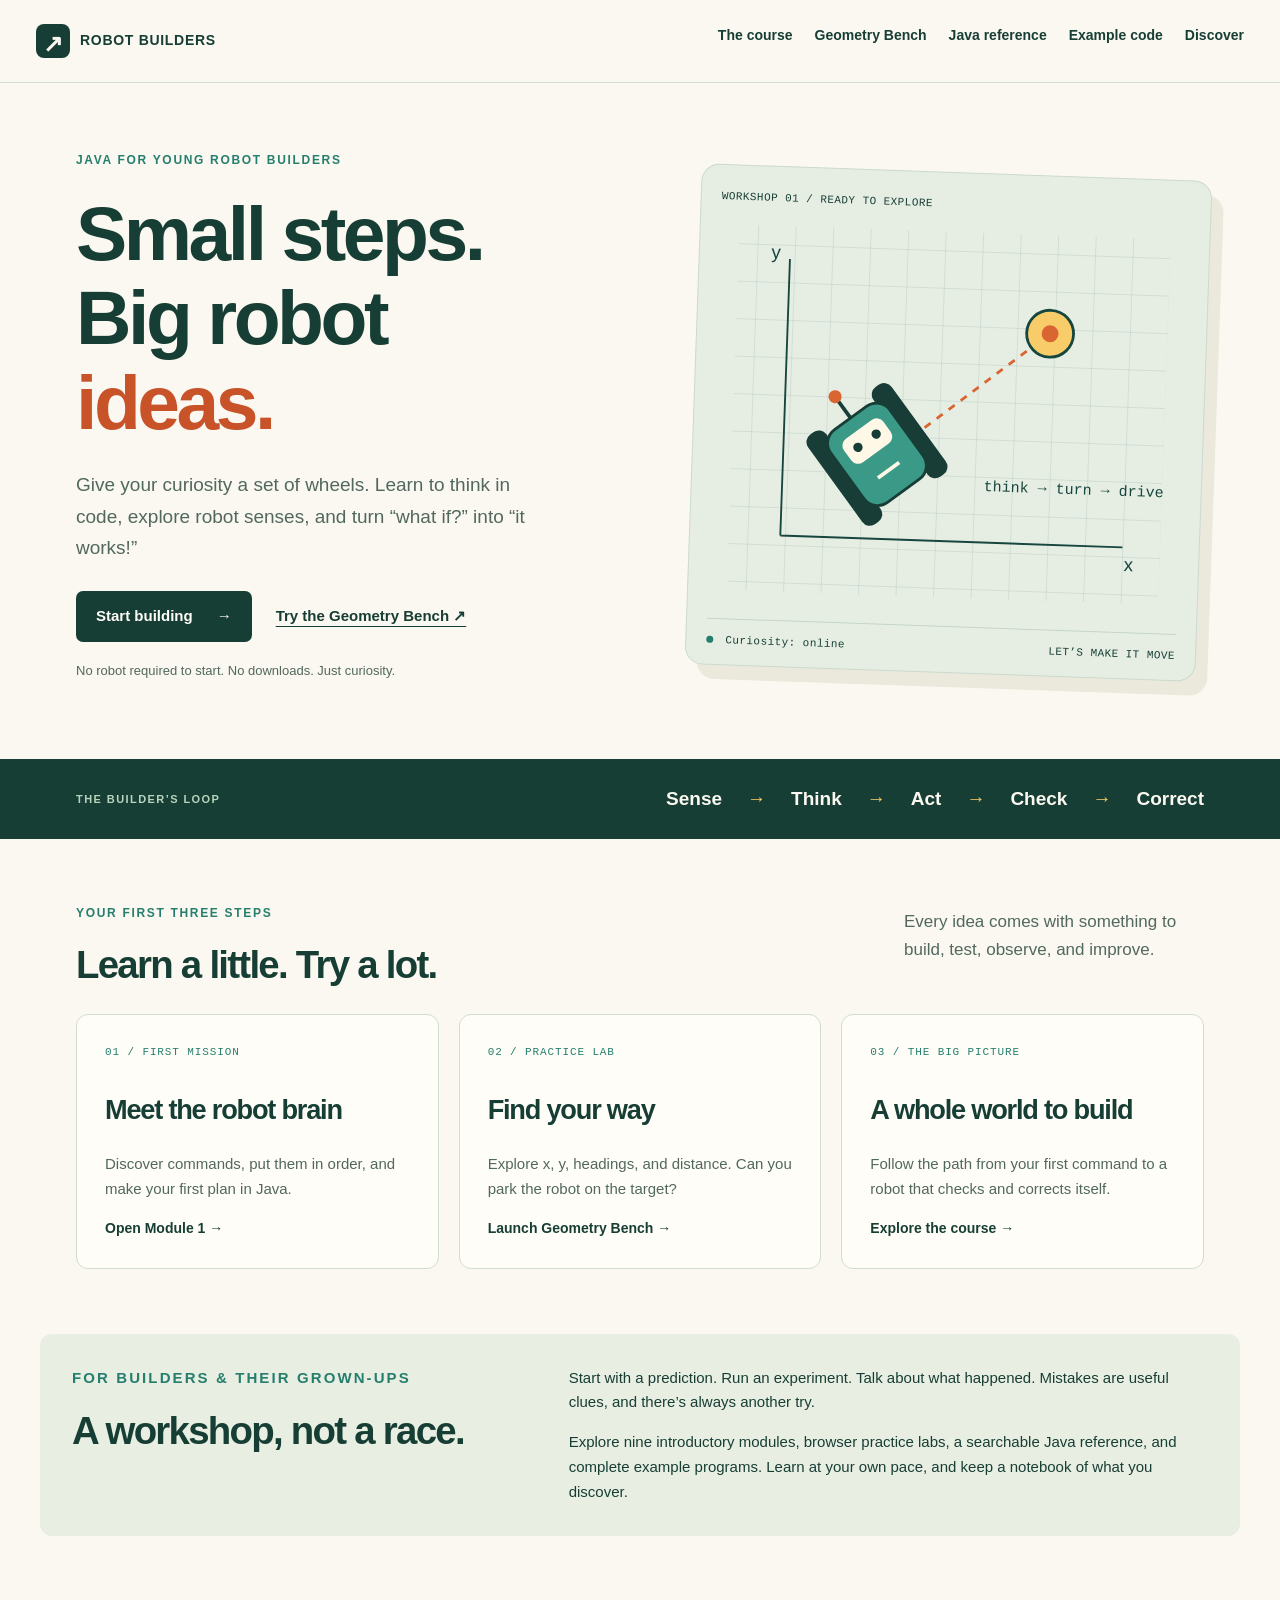
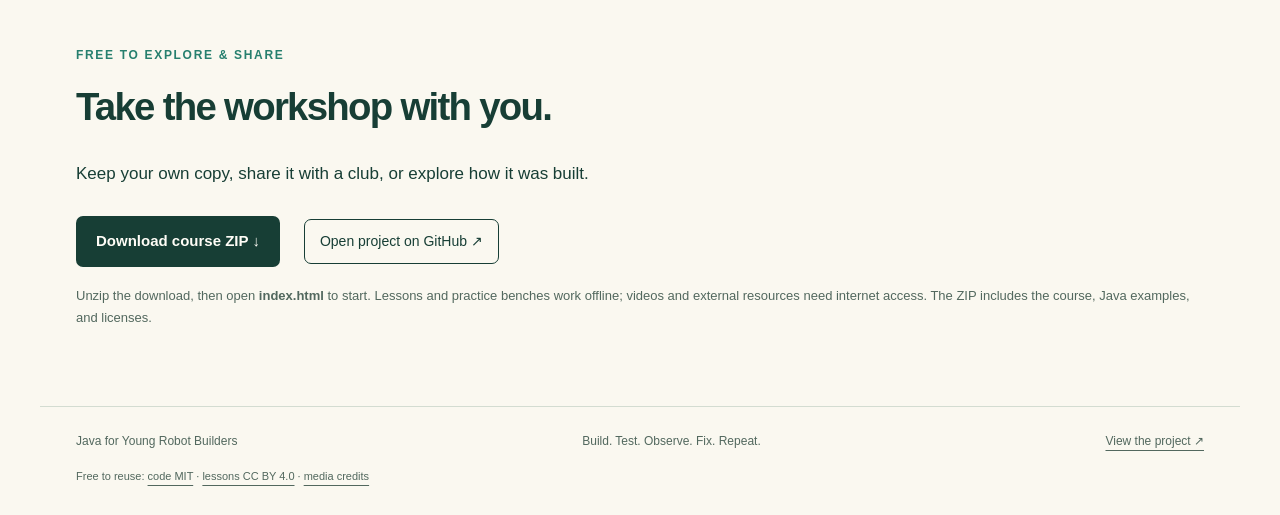
<file: index.html>
<!doctype html>
<html lang="en">
<head><meta charset="utf-8"><meta name="viewport" content="width=device-width, initial-scale=1"><meta name="description" content="A hands-on Java robotics course for curious young builders. Learn sensors, motors, geometry, and debugging with free browser practice benches."><title>Java for Young Robot Builders</title><link rel="stylesheet" href="assets/styles.css"></head>
<body>
<a class="skip" href="#main">Skip to content</a>
<header class="site-header"><a class="brand" href="index.html"><span class="brand-mark" aria-hidden="true">↗</span> ROBOT BUILDERS</a><nav aria-label="Main navigation"><a href="course.html">The course</a><a href="geometry-bench.html">Geometry Bench</a><a href="java-reference.html">Java reference</a><a href="examples.html">Example code</a><a href="discover.html">Discover</a></nav></header>
<main id="main">
<section class="hero wrap"><div><p class="eyebrow">JAVA FOR YOUNG ROBOT BUILDERS</p><h1>Small steps.<br>Big robot<br><span class="accent">ideas.</span></h1><p class="hero-copy">Give your curiosity a set of wheels. Learn to think in code, explore robot senses, and turn “what if?” into “it works!”</p><div class="actions"><a class="button" href="module-1.html">Start building <span aria-hidden="true">→</span></a><a class="text-link" href="geometry-bench.html">Try the Geometry Bench ↗</a></div><p class="small">No robot required to start. No downloads. Just curiosity.</p></div><div class="hero-art" aria-label="Illustration of a robot on a coordinate grid"><div class="art-label">WORKSHOP 01 / READY TO EXPLORE</div><svg viewBox="0 0 500 440" role="img" aria-label="A small teal robot points toward a target on a grid"><defs><pattern id="grid" width="40" height="40" patternUnits="userSpaceOnUse"><path d="M 40 0 L 0 0 0 40" fill="none" stroke="#b8cac4" stroke-width="1"/></pattern></defs><rect x="20" y="20" width="460" height="390" rx="12" fill="url(#grid)"/><path d="M75 350 H440 M75 350 V55" fill="none" stroke="#17463e" stroke-width="2"/><text x="442" y="375" fill="#17463e" font-size="20">x</text><text x="55" y="55" fill="#17463e" font-size="20">y</text><path d="M150 290 L355 125" stroke="#d96632" stroke-width="3" stroke-dasharray="8 8"/><circle cx="355" cy="125" r="25" fill="#f8cd69" stroke="#17463e" stroke-width="3"/><circle cx="355" cy="125" r="9" fill="#d96632"/><g transform="translate(175 260) rotate(-38)"><rect x="-55" y="-59" width="24" height="118" rx="10" fill="#173d36"/><rect x="31" y="-59" width="24" height="118" rx="10" fill="#173d36"/><rect x="-39" y="-48" width="78" height="96" rx="18" fill="#3b9988" stroke="#173d36" stroke-width="3"/><rect x="-26" y="-33" width="52" height="31" rx="9" fill="#fff8e7"/><circle cx="-12" cy="-18" r="5" fill="#173d36"/><circle cx="12" cy="-18" r="5" fill="#173d36"/><path d="M-14 21 H14" stroke="#fff8e7" stroke-width="4"/><path d="M0 -48 V-72" stroke="#173d36" stroke-width="4"/><circle cy="-76" r="7" fill="#d96632"/></g><text x="290" y="295" font-size="16" fill="#17463e" font-family="monospace">think → turn → drive</text></svg><div class="art-footer"><span><i class="status-dot"></i> Curiosity: online</span><span>LET’S MAKE IT MOVE</span></div></div></section>
<section class="loop-band"><div class="wrap loop"><p>THE BUILDER’S LOOP</p><ol><li>Sense</li><li>Think</li><li>Act</li><li>Check</li><li>Correct</li></ol></div></section>
<section class="wrap section"><div class="section-heading"><div><p class="eyebrow">YOUR FIRST THREE STEPS</p><h2>Learn a little. Try a lot.</h2></div><p>Every idea comes with something to build, test, observe, and improve.</p></div><div class="cards"><a class="card" href="module-1.html"><span class="card-number">01 / FIRST MISSION</span><h3>Meet the robot brain</h3><p>Discover commands, put them in order, and make your first plan in Java.</p><span class="card-link">Open Module 1 →</span></a><a class="card" href="geometry-bench.html"><span class="card-number">02 / PRACTICE LAB</span><h3>Find your way</h3><p>Explore x, y, headings, and distance. Can you park the robot on the target?</p><span class="card-link">Launch Geometry Bench →</span></a><a class="card" href="course.html"><span class="card-number">03 / THE BIG PICTURE</span><h3>A whole world to build</h3><p>Follow the path from your first command to a robot that checks and corrects itself.</p><span class="card-link">Explore the course →</span></a></div></section>
<section class="wrap mentor"><div><p class="eyebrow">FOR BUILDERS & THEIR GROWN-UPS</p><h2>A workshop, not a race.</h2></div><div><p>Start with a prediction. Run an experiment. Talk about what happened. Mistakes are useful clues, and there’s always another try.</p><p>Explore nine introductory modules, browser practice labs, a searchable Java reference, and complete example programs. Learn at your own pace, and keep a notebook of what you discover.</p></div></section>
<section class="wrap section" id="take-it-with-you"><p class="eyebrow">FREE TO EXPLORE & SHARE</p><h2>Take the workshop with you.</h2><p>Keep your own copy, share it with a club, or explore how it was built.</p><div class="actions"><a class="button" href="https://github.com/caeled/java-young-robot-builders/archive/refs/heads/main.zip">Download course ZIP ↓</a><a class="secondary" href="https://github.com/caeled/java-young-robot-builders">Open project on GitHub ↗</a></div><p class="small">Unzip the download, then open <strong>index.html</strong> to start. Lessons and practice benches work offline; videos and external resources need internet access. The ZIP includes the course, Java examples, and licenses.</p></section>
</main><footer class="wrap footer"><span>Java for Young Robot Builders</span><span>Build. Test. Observe. Fix. Repeat.</span><a href="https://github.com/caeled/java-young-robot-builders">View the project ↗</a><span class="license-note">Free to reuse: <a href="LICENSE">code MIT</a> · <a href="LICENSE-CONTENT.md">lessons CC BY 4.0</a> · <a href="THIRD-PARTY.md">media credits</a></span></footer>
</body></html>
</file>
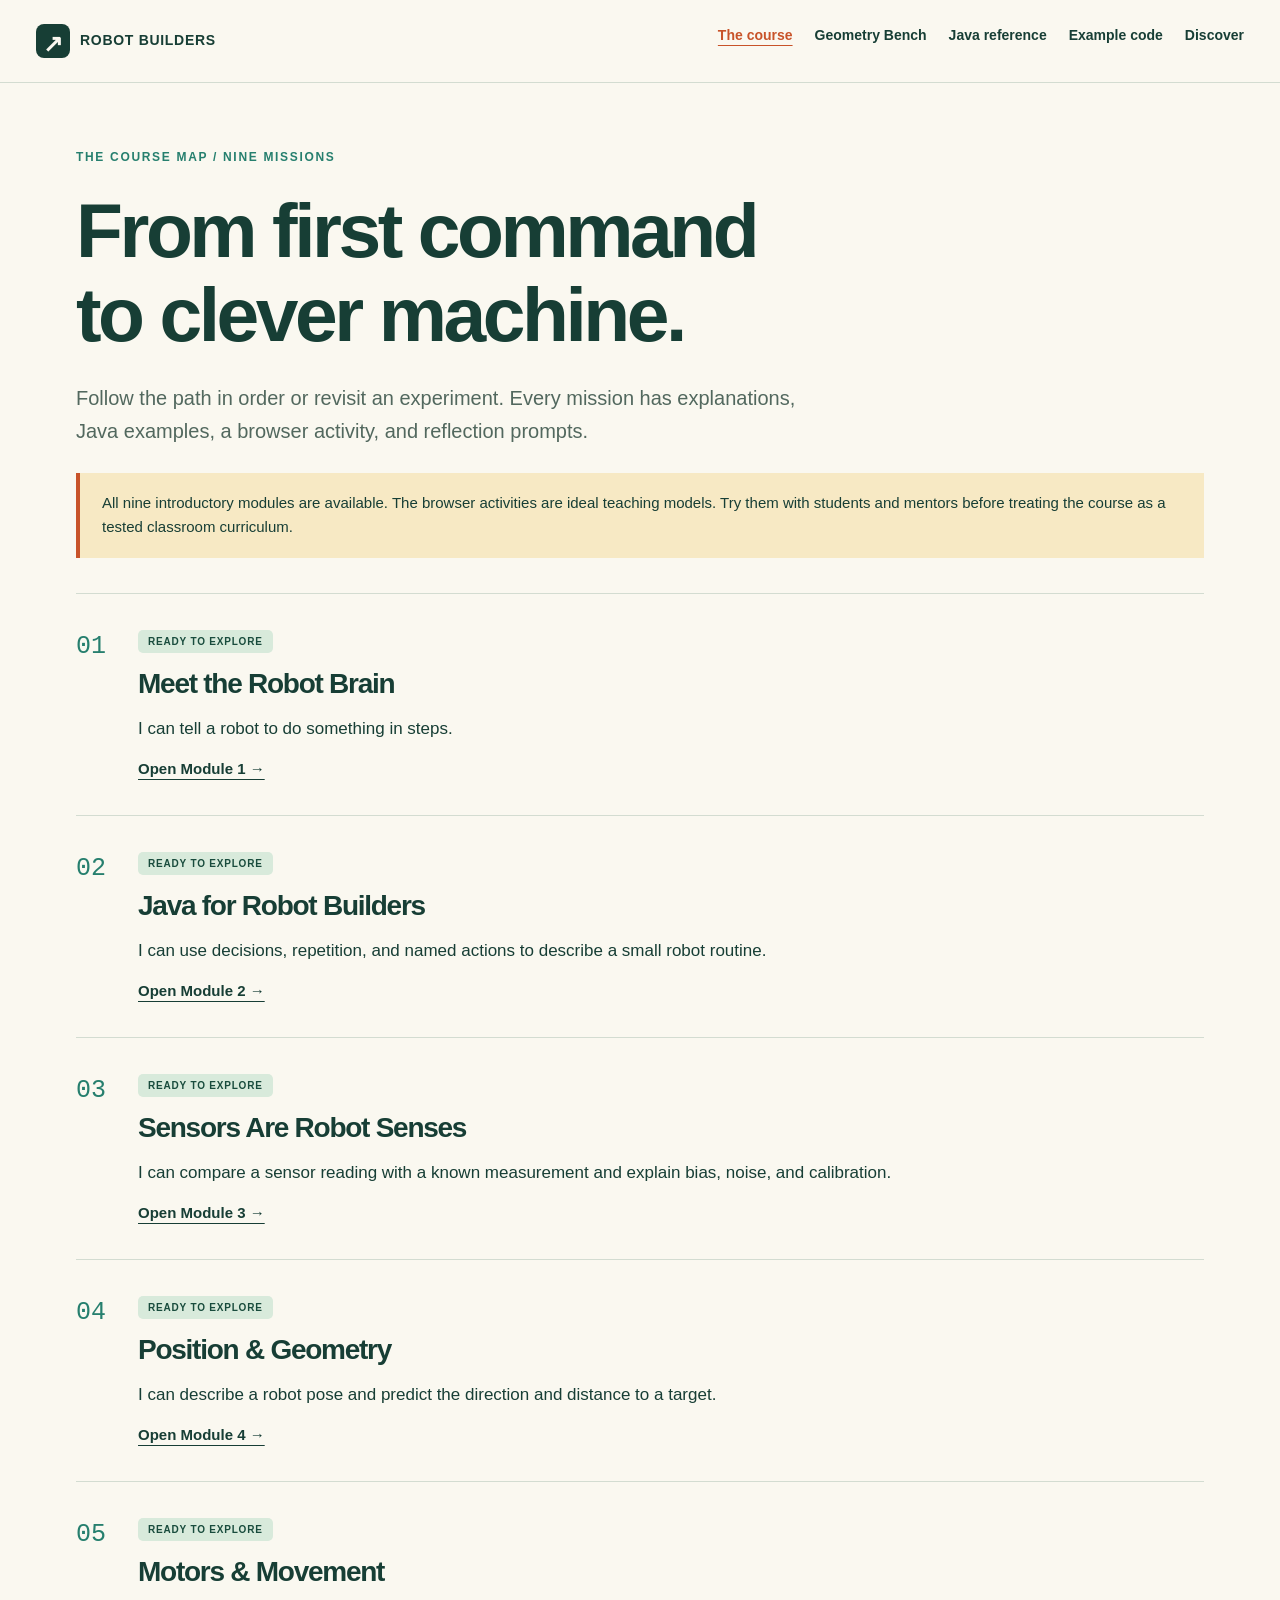
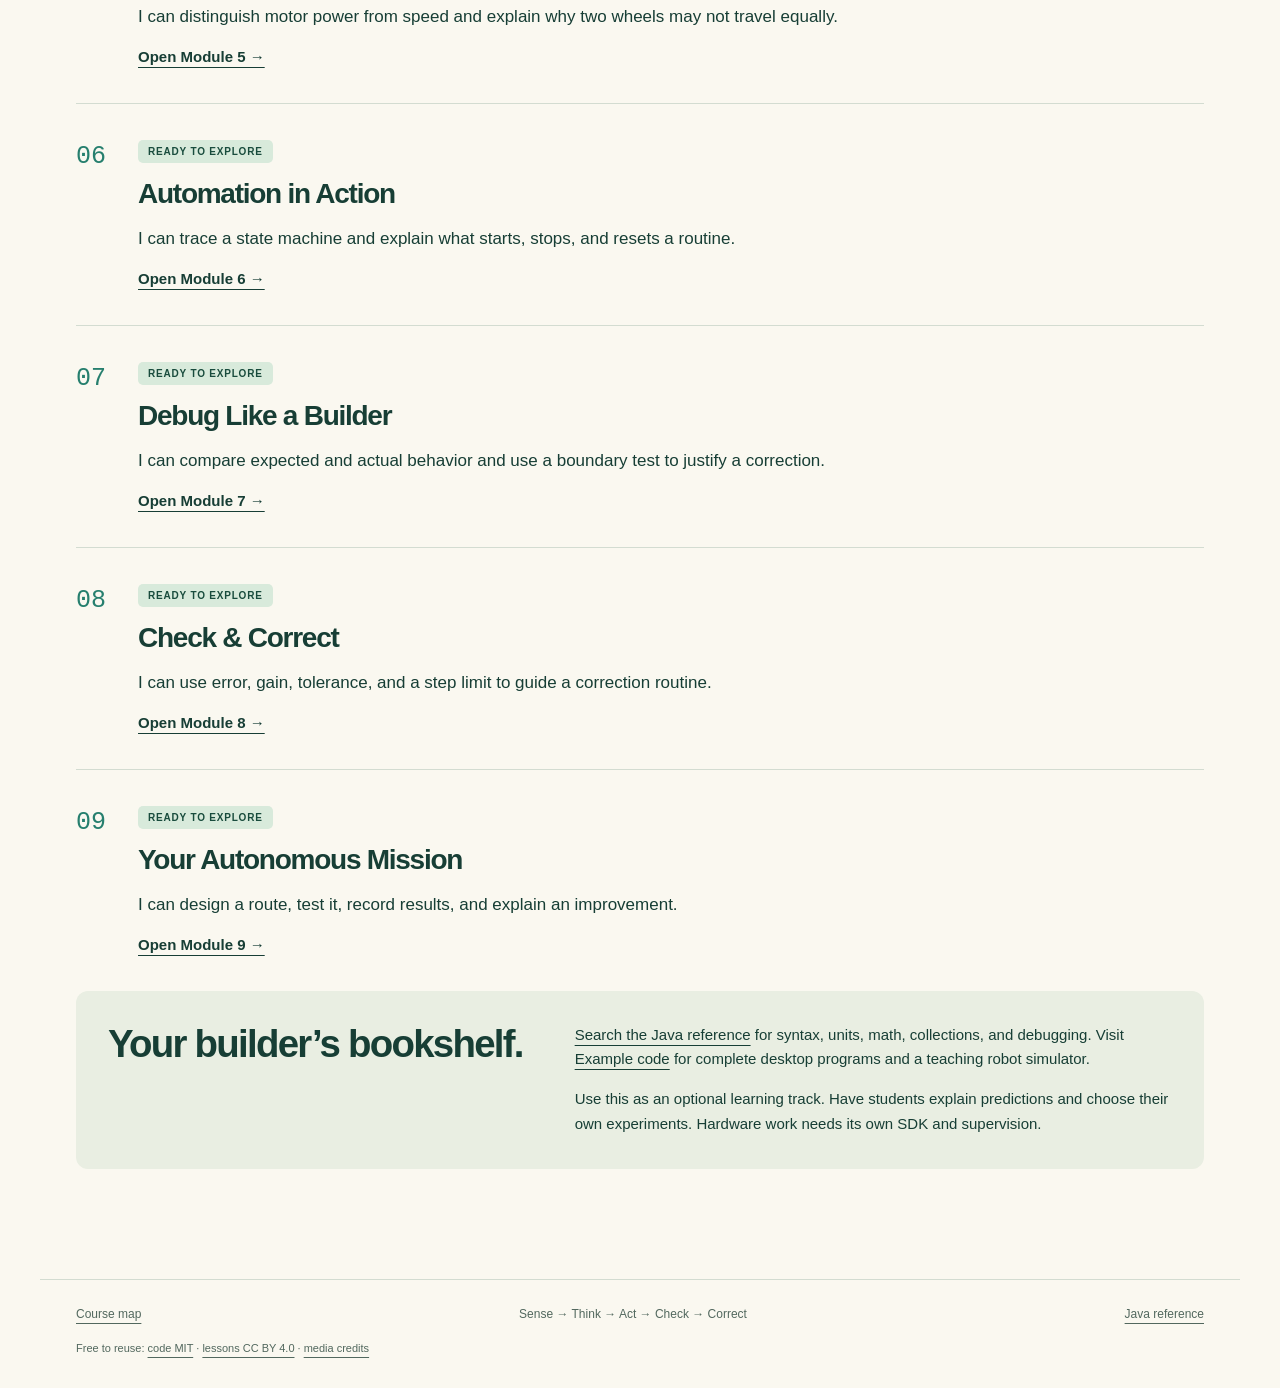
<file: course.html>
<!doctype html>
<html lang="en"><head><meta charset="utf-8"><meta name="viewport" content="width=device-width, initial-scale=1"><title>Course map · Robot Builders</title><link rel="stylesheet" href="assets/styles.css"></head><body><a class="skip" href="#main">Skip to content</a><header class="site-header"><a class="brand" href="index.html"><span class="brand-mark" aria-hidden="true">↗</span> ROBOT BUILDERS</a><nav aria-label="Main navigation"><a href="course.html" aria-current="page">The course</a><a href="geometry-bench.html">Geometry Bench</a><a href="java-reference.html">Java reference</a><a href="examples.html">Example code</a><a href="discover.html">Discover</a></nav></header><main id="main" class="wrap section"><p class="eyebrow">THE COURSE MAP / NINE MISSIONS</p><h1>From first command<br>to clever machine.</h1><p class="lede">Follow the path in order or revisit an experiment. Every mission has explanations, Java examples, a browser activity, and reflection prompts.</p><p class="notice">All nine introductory modules are available. The browser activities are ideal teaching models. Try them with students and mentors before treating the course as a tested classroom curriculum.</p><div class="course-list"><article><span class="course-index">01</span><div><span class="badge">READY TO EXPLORE</span><h2>Meet the Robot Brain</h2><p>I can tell a robot to do something in steps.</p><a class="text-link" href="module-1.html">Open Module 1 →</a></div></article><article><span class="course-index">02</span><div><span class="badge">READY TO EXPLORE</span><h2>Java for Robot Builders</h2><p>I can use decisions, repetition, and named actions to describe a small robot routine.</p><a class="text-link" href="module-2.html">Open Module 2 →</a></div></article><article><span class="course-index">03</span><div><span class="badge">READY TO EXPLORE</span><h2>Sensors Are Robot Senses</h2><p>I can compare a sensor reading with a known measurement and explain bias, noise, and calibration.</p><a class="text-link" href="module-3.html">Open Module 3 →</a></div></article><article><span class="course-index">04</span><div><span class="badge">READY TO EXPLORE</span><h2>Position & Geometry</h2><p>I can describe a robot pose and predict the direction and distance to a target.</p><a class="text-link" href="module-4.html">Open Module 4 →</a></div></article><article><span class="course-index">05</span><div><span class="badge">READY TO EXPLORE</span><h2>Motors & Movement</h2><p>I can distinguish motor power from speed and explain why two wheels may not travel equally.</p><a class="text-link" href="module-5.html">Open Module 5 →</a></div></article><article><span class="course-index">06</span><div><span class="badge">READY TO EXPLORE</span><h2>Automation in Action</h2><p>I can trace a state machine and explain what starts, stops, and resets a routine.</p><a class="text-link" href="module-6.html">Open Module 6 →</a></div></article><article><span class="course-index">07</span><div><span class="badge">READY TO EXPLORE</span><h2>Debug Like a Builder</h2><p>I can compare expected and actual behavior and use a boundary test to justify a correction.</p><a class="text-link" href="module-7.html">Open Module 7 →</a></div></article><article><span class="course-index">08</span><div><span class="badge">READY TO EXPLORE</span><h2>Check & Correct</h2><p>I can use error, gain, tolerance, and a step limit to guide a correction routine.</p><a class="text-link" href="module-8.html">Open Module 8 →</a></div></article><article><span class="course-index">09</span><div><span class="badge">READY TO EXPLORE</span><h2>Your Autonomous Mission</h2><p>I can design a route, test it, record results, and explain an improvement.</p><a class="text-link" href="module-9.html">Open Module 9 →</a></div></article></div><aside class="mentor"><div><h2>Your builder’s bookshelf.</h2></div><div><p><a href="java-reference.html">Search the Java reference</a> for syntax, units, math, collections, and debugging. Visit <a href="examples.html">Example code</a> for complete desktop programs and a teaching robot simulator.</p><p>Use this as an optional learning track. Have students explain predictions and choose their own experiments. Hardware work needs its own SDK and supervision.</p></div></aside></main><footer class="wrap footer"><a href="course.html">Course map</a><span>Sense → Think → Act → Check → Correct</span><a href="java-reference.html">Java reference</a><span class="license-note">Free to reuse: <a href="LICENSE">code MIT</a> · <a href="LICENSE-CONTENT.md">lessons CC BY 4.0</a> · <a href="THIRD-PARTY.md">media credits</a></span></footer></body></html>
</file>
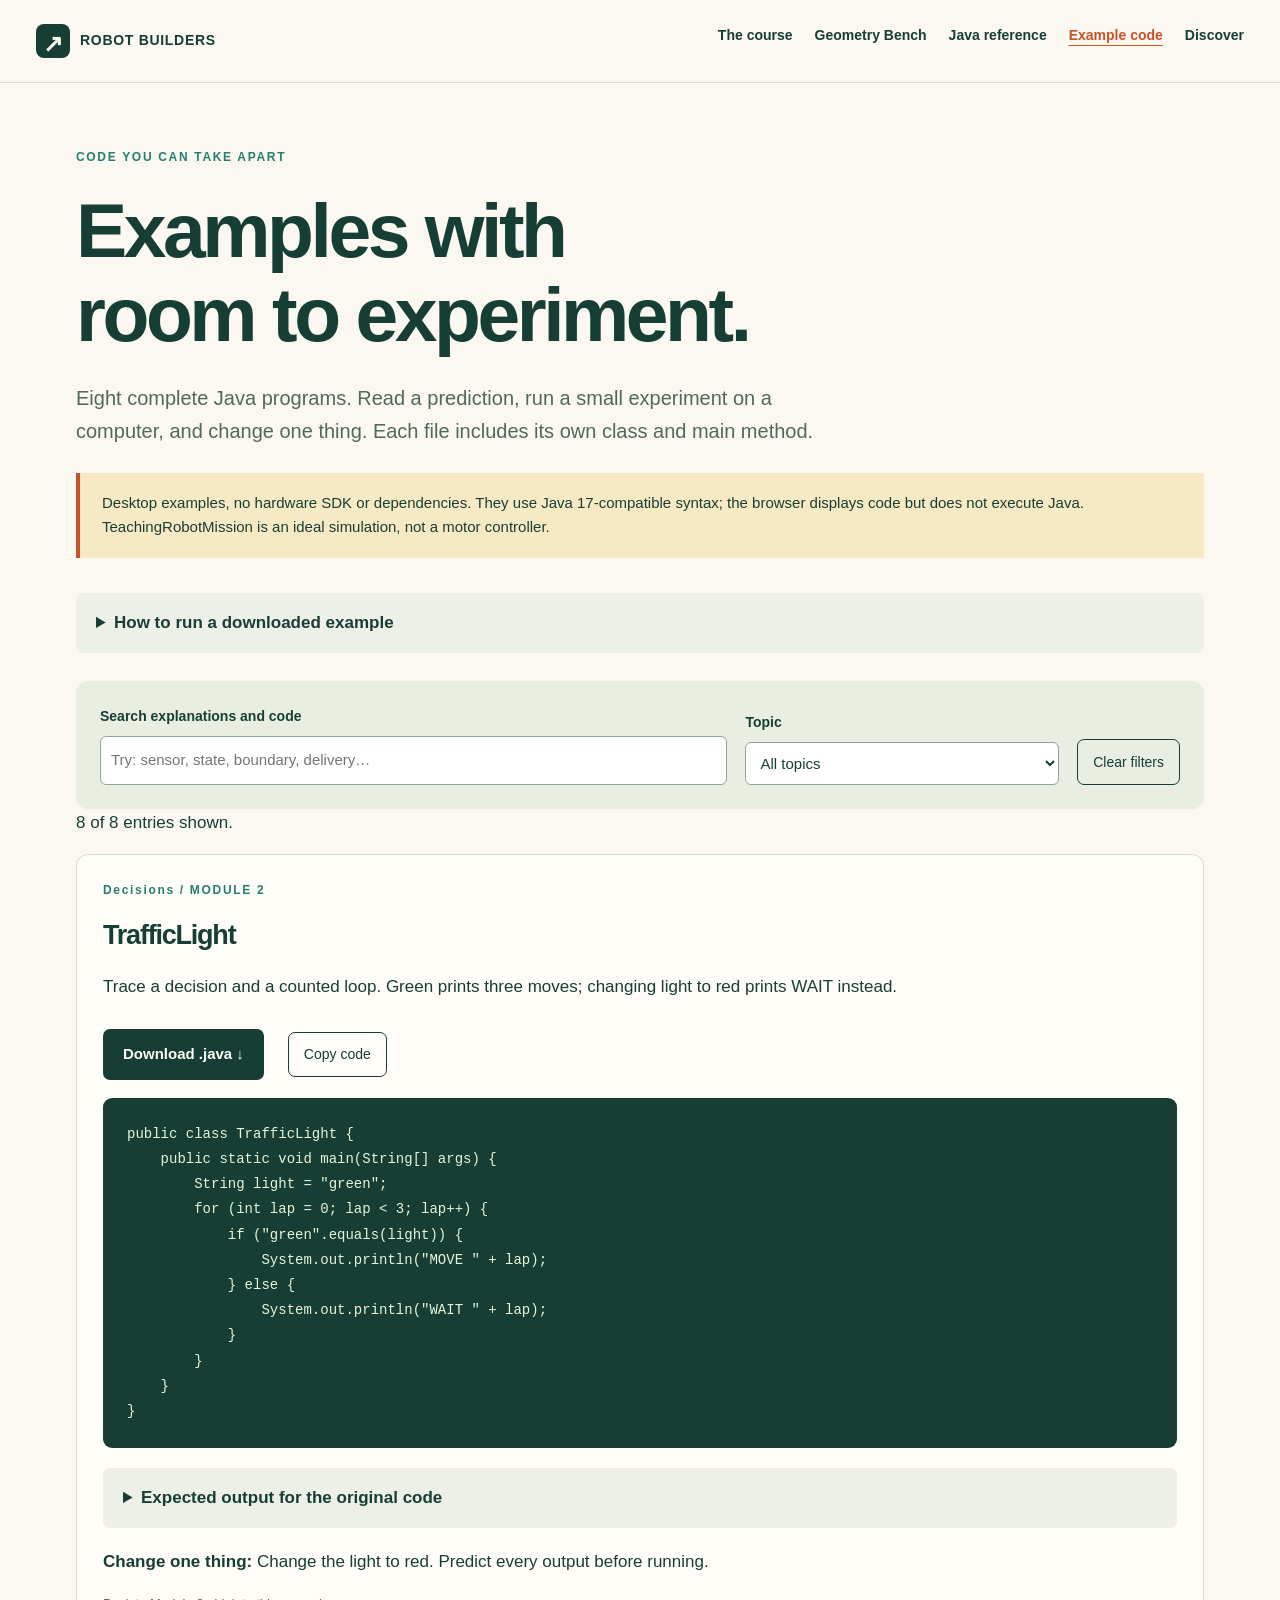
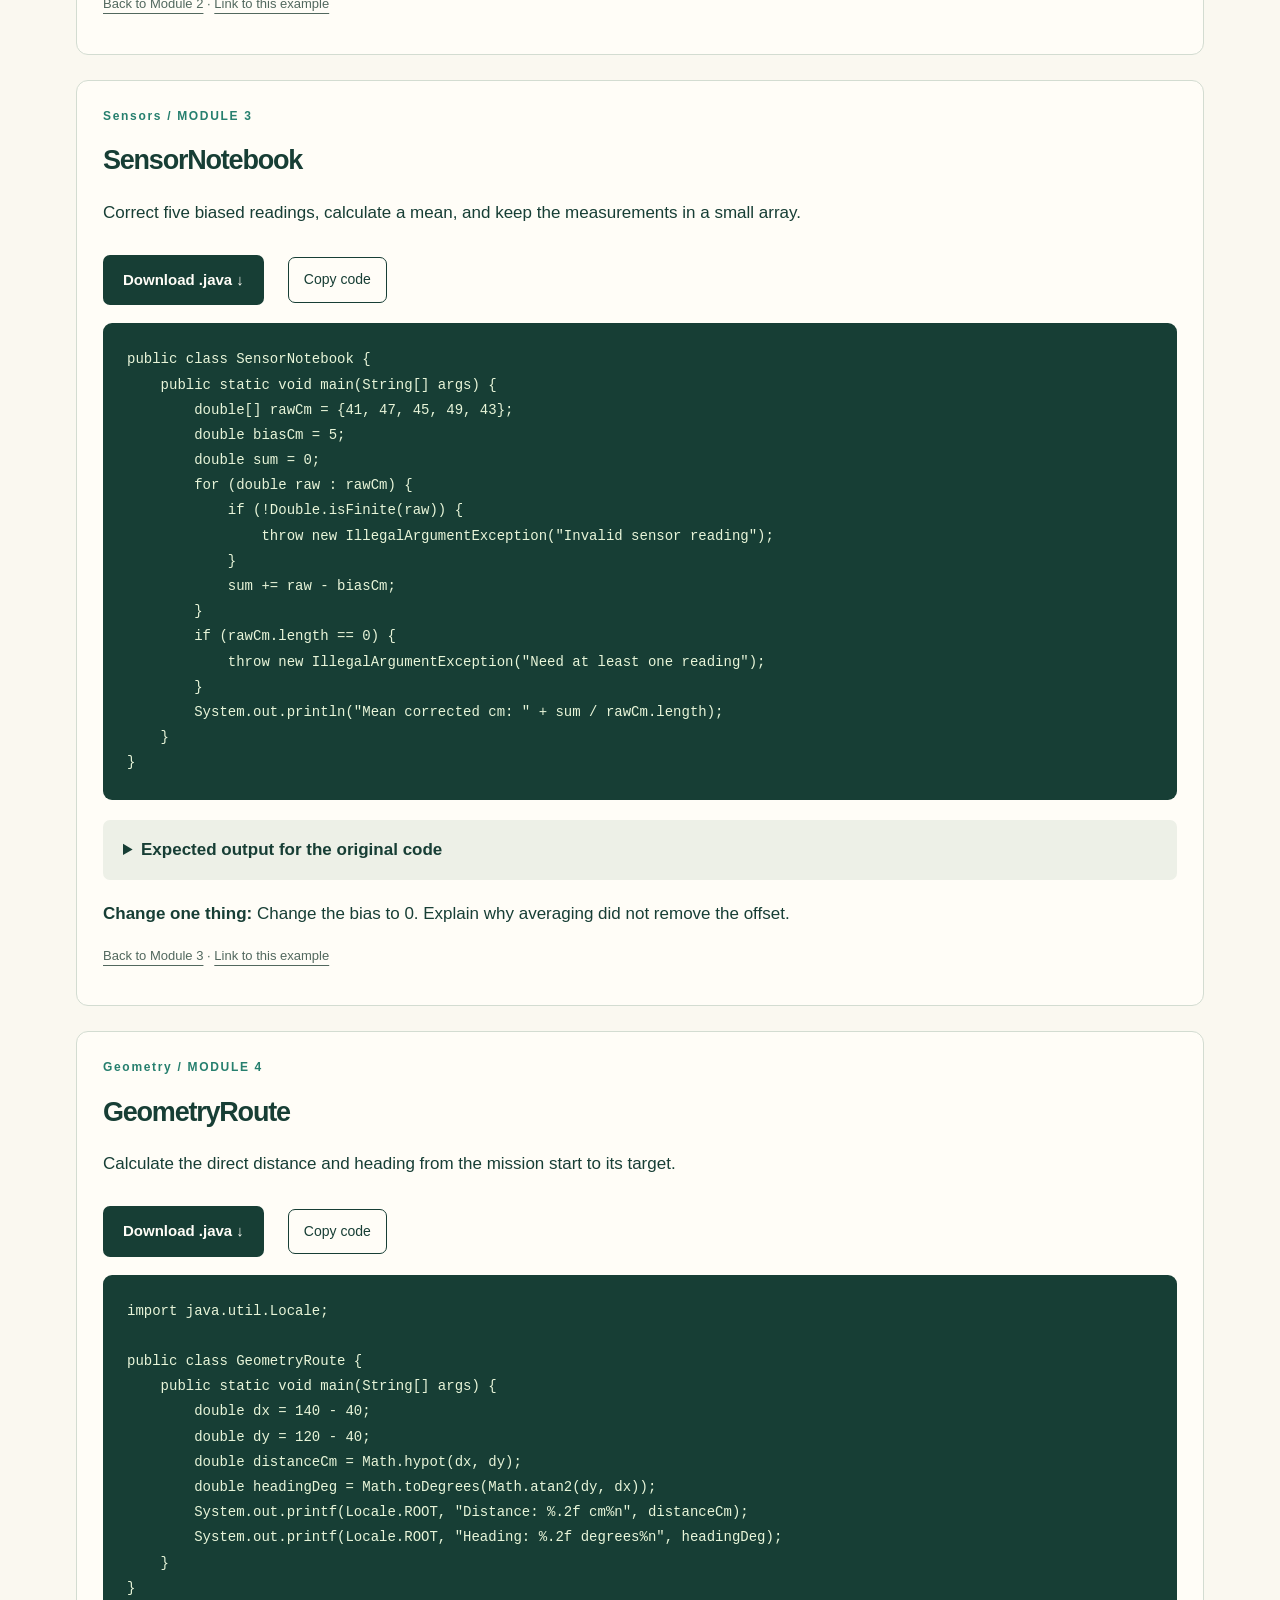
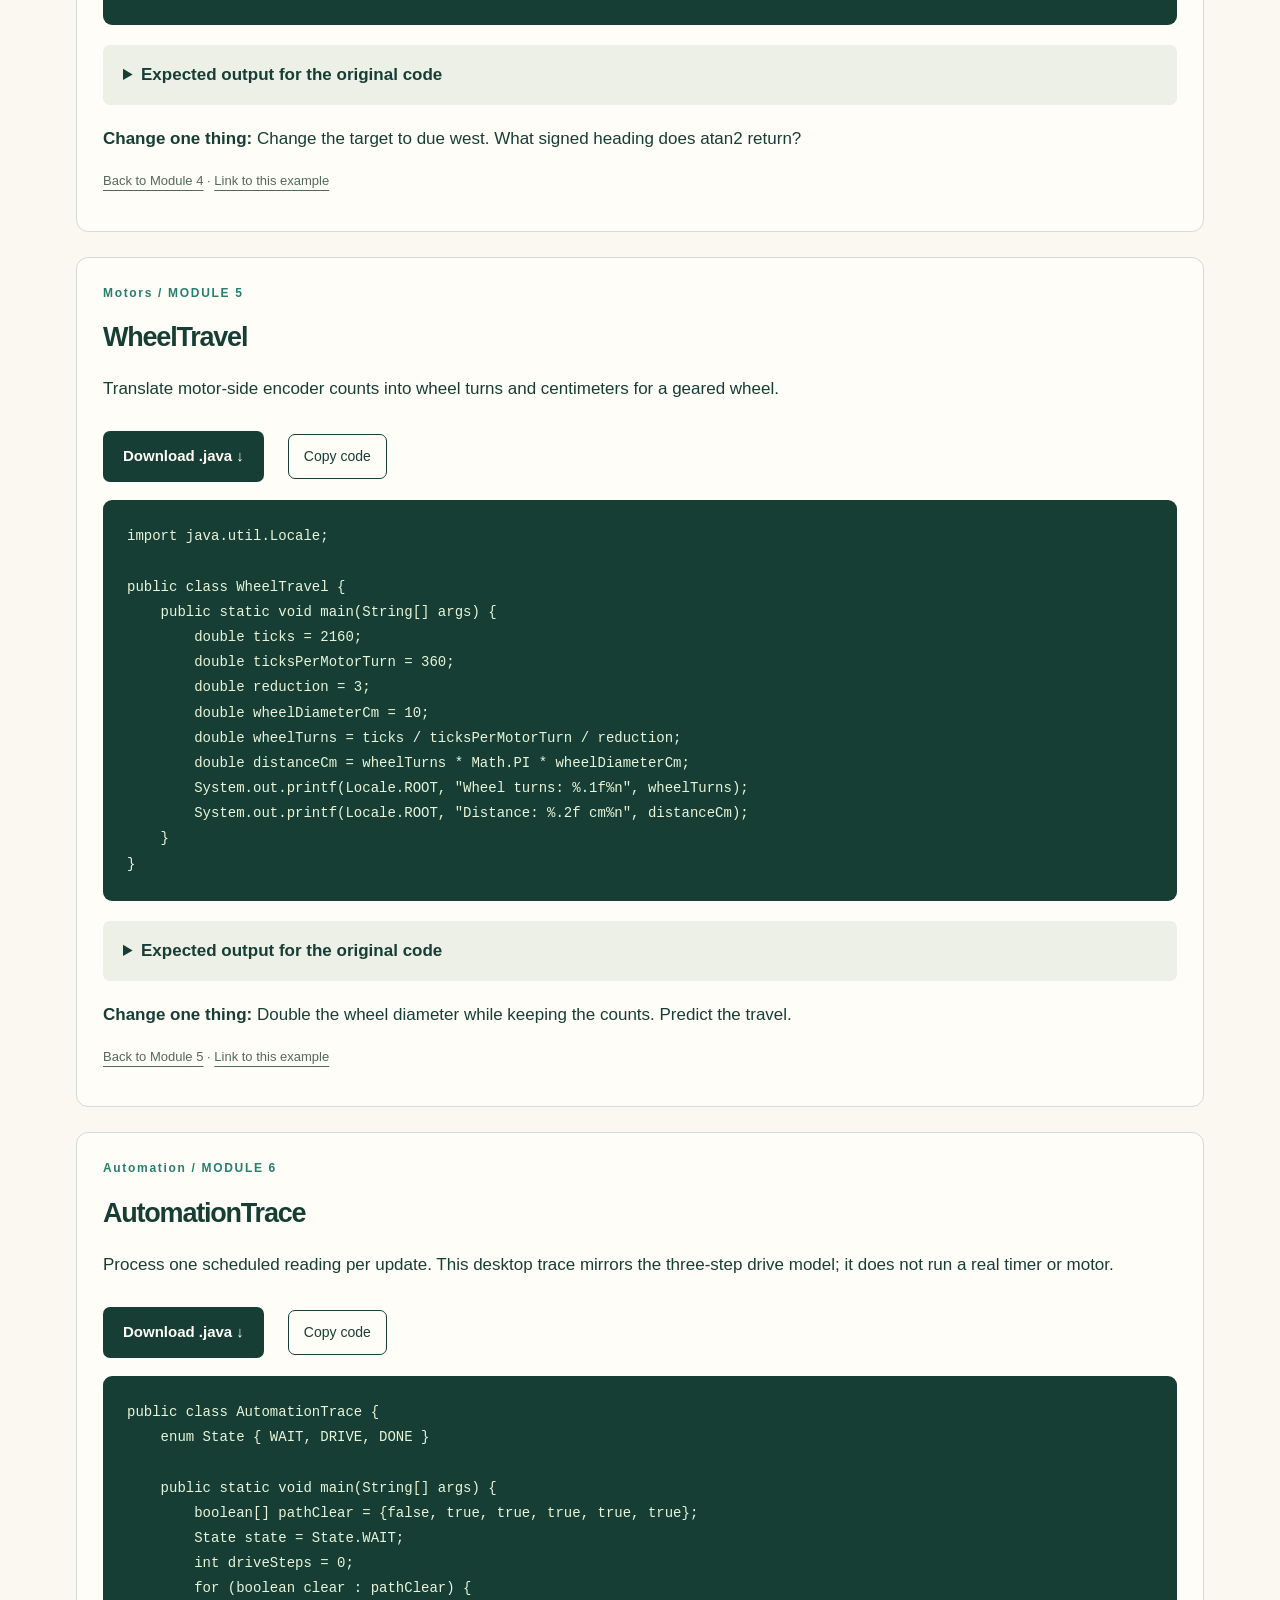
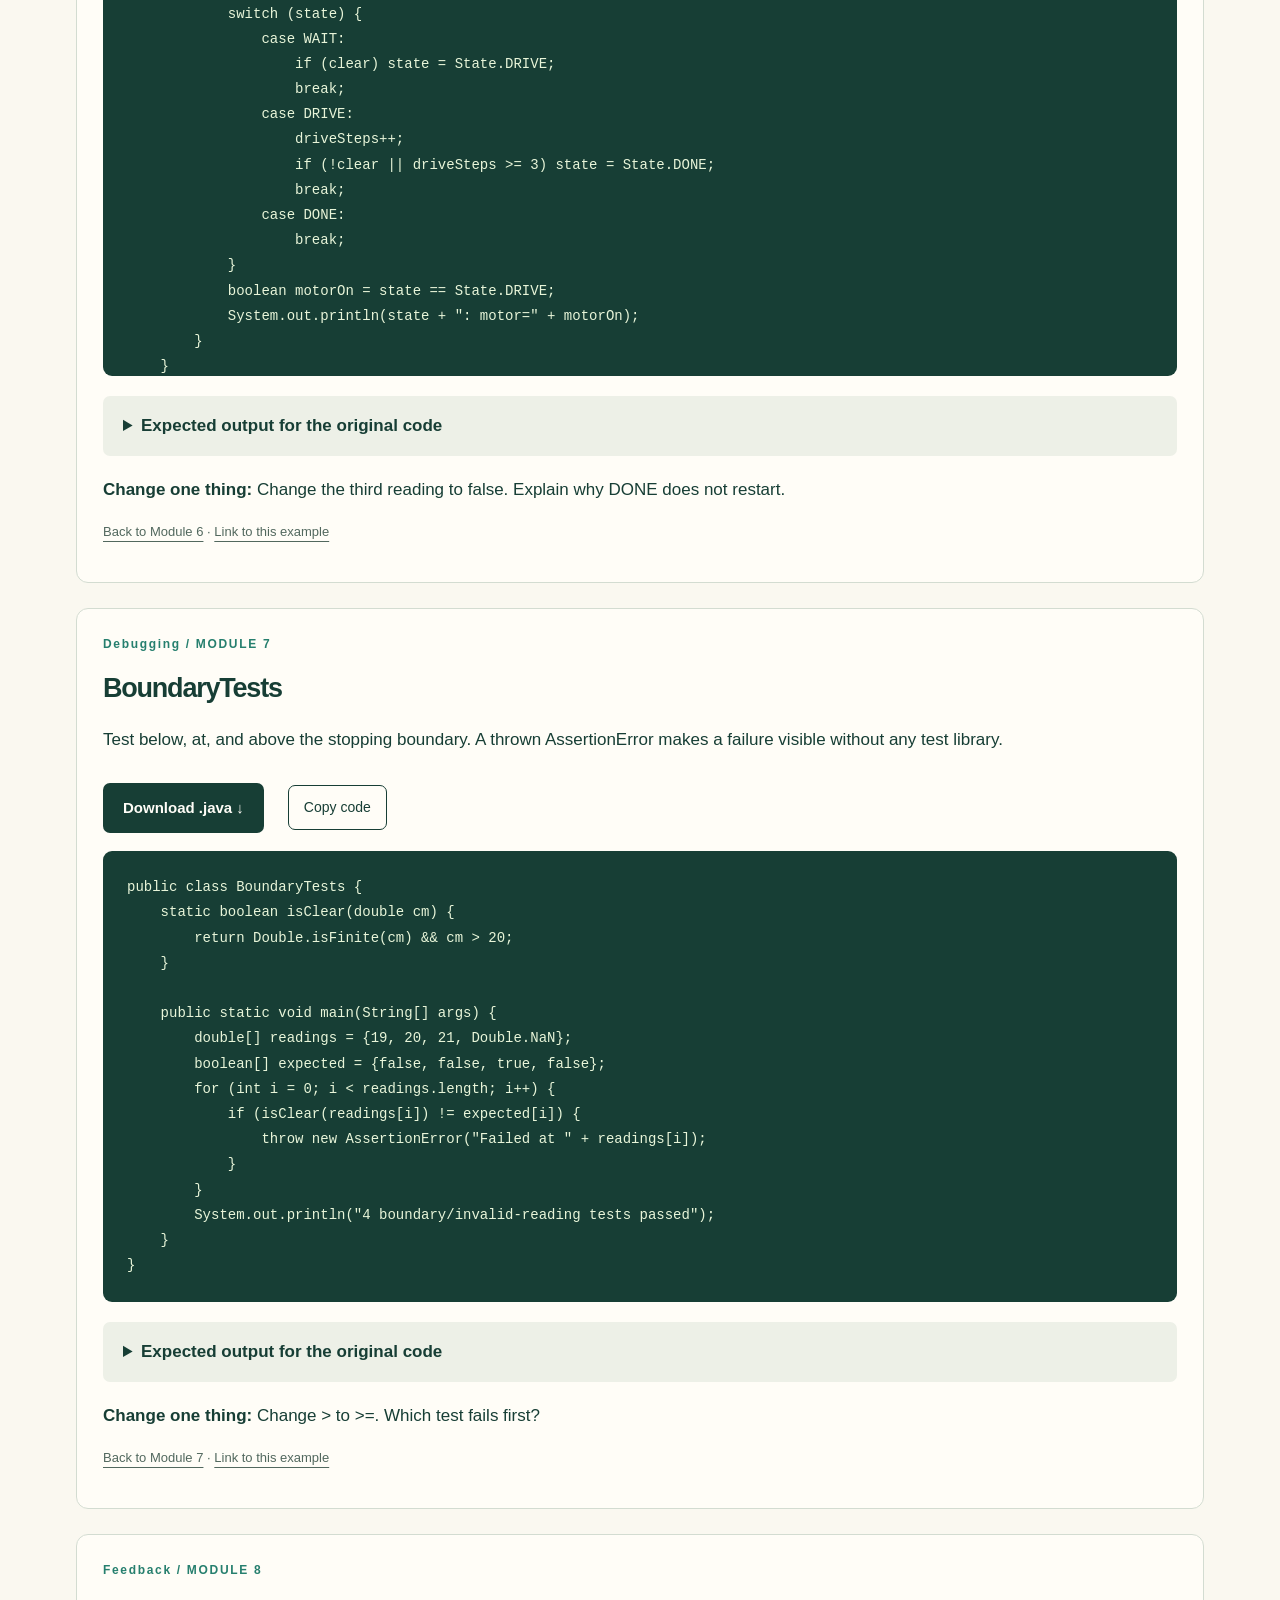
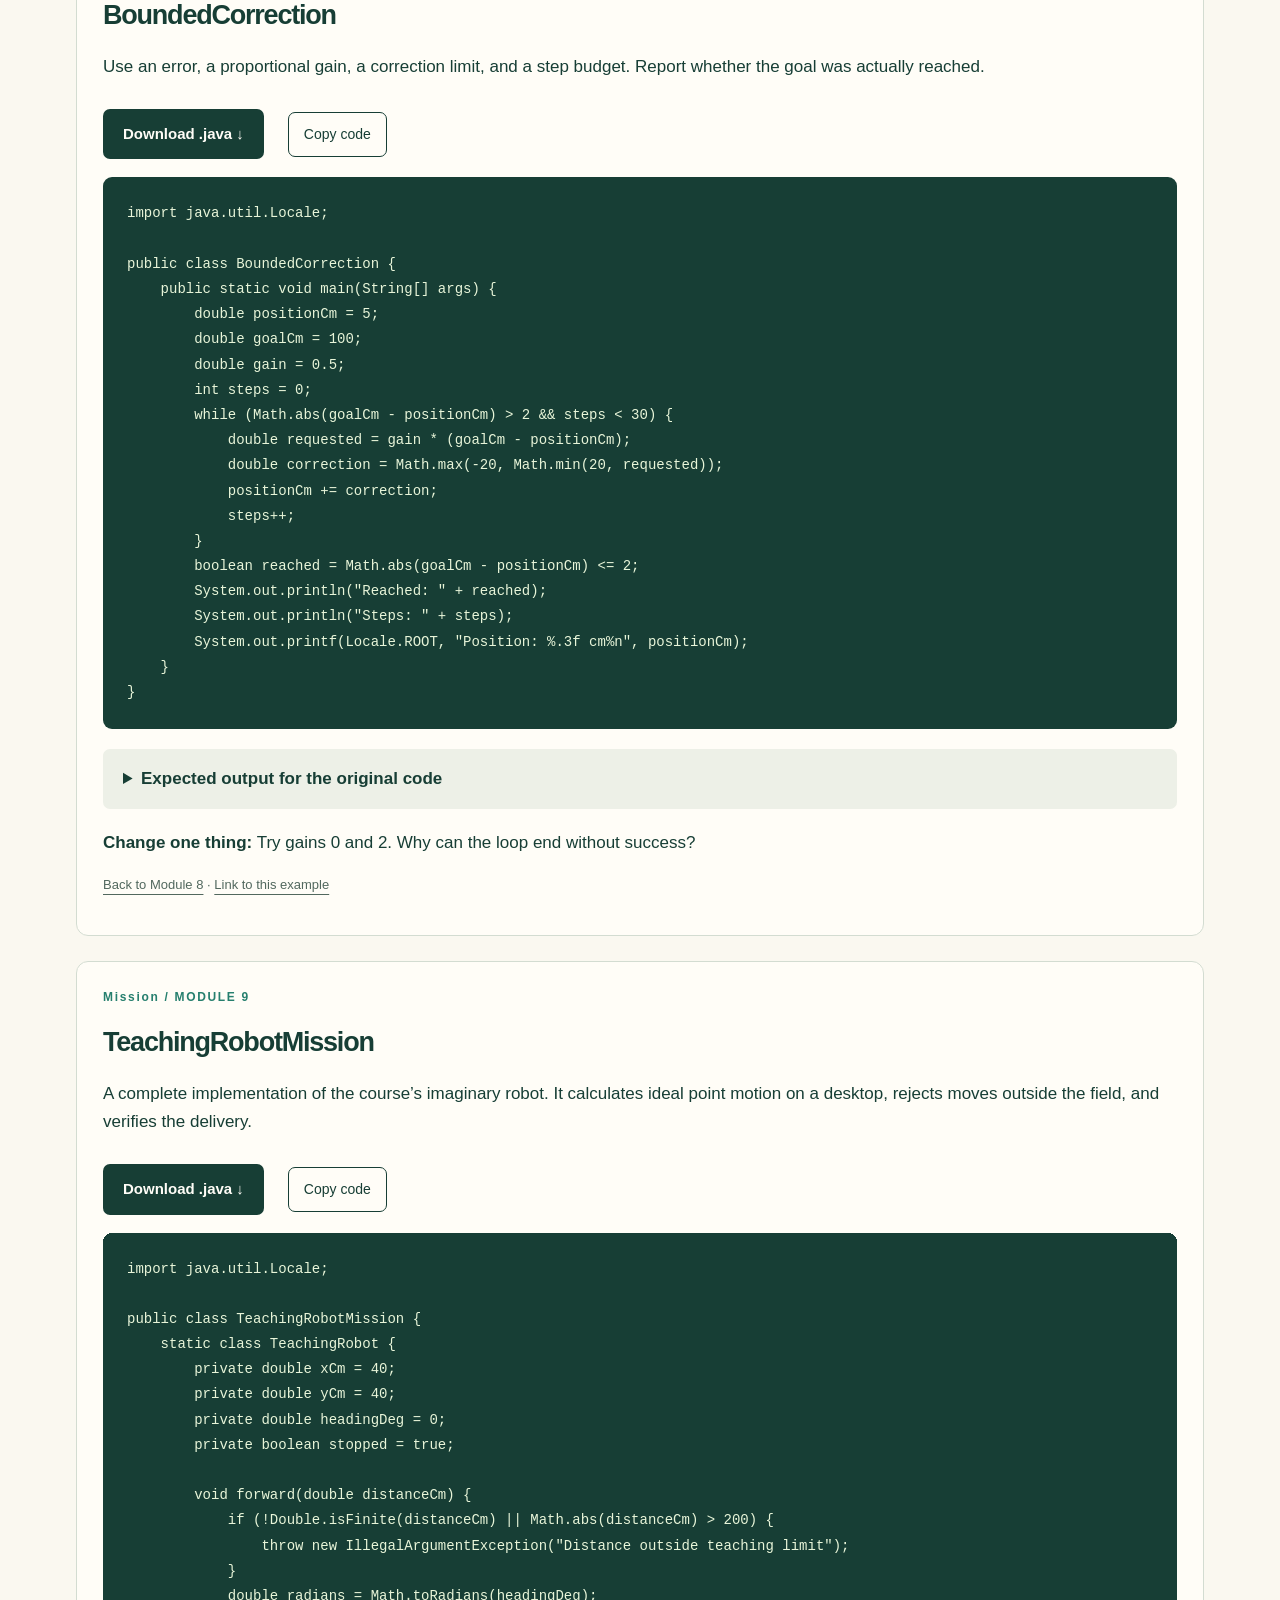
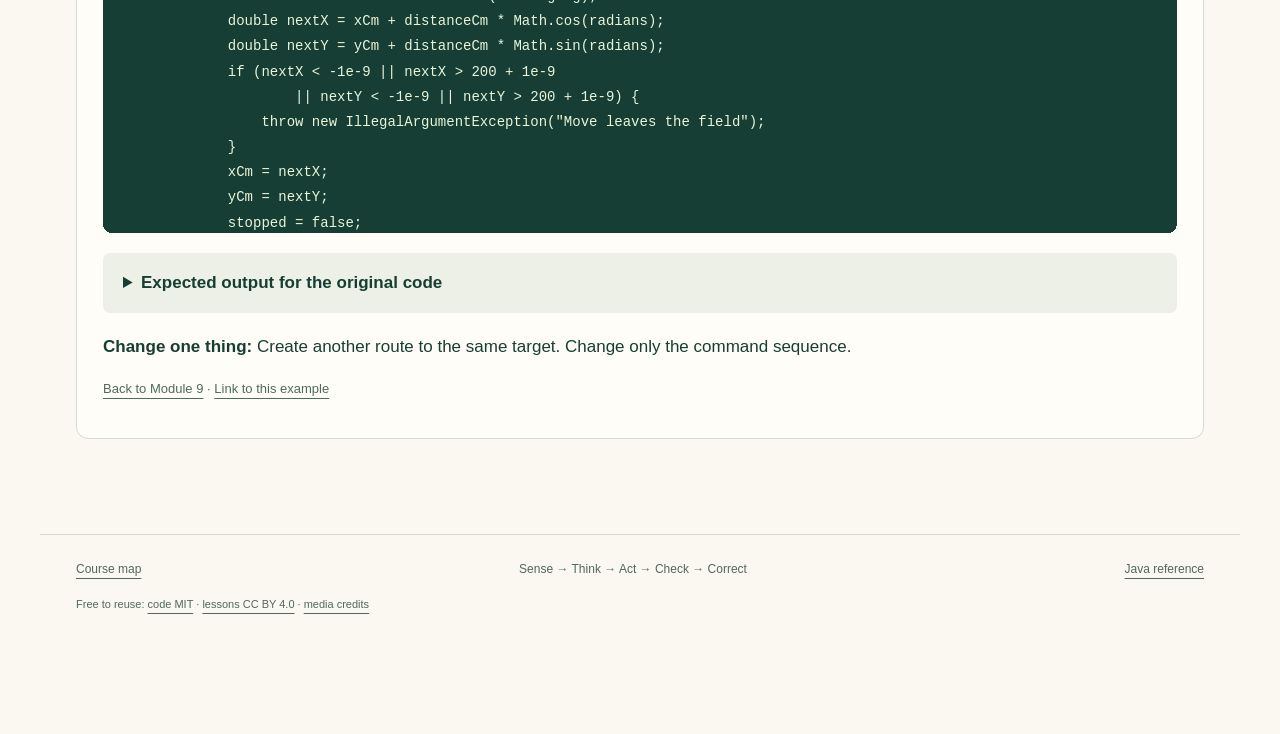
<file: examples.html>
<!doctype html>
<html lang="en"><head><meta charset="utf-8"><meta name="viewport" content="width=device-width, initial-scale=1"><title>Example code · Robot Builders</title><link rel="stylesheet" href="assets/styles.css"><script src="assets/search.js" defer></script></head><body><a class="skip" href="#main">Skip to content</a><header class="site-header"><a class="brand" href="index.html"><span class="brand-mark" aria-hidden="true">↗</span> ROBOT BUILDERS</a><nav aria-label="Main navigation"><a href="course.html">The course</a><a href="geometry-bench.html">Geometry Bench</a><a href="java-reference.html">Java reference</a><a href="examples.html" aria-current="page">Example code</a><a href="discover.html">Discover</a></nav></header><main id="main" class="wrap section"><p class="eyebrow">CODE YOU CAN TAKE APART</p><h1>Examples with<br>room to experiment.</h1><p class="lede">Eight complete Java programs. Read a prediction, run a small experiment on a computer, and change one thing. Each file includes its own class and main method.</p><p class="notice">Desktop examples, no hardware SDK or dependencies. They use Java 17-compatible syntax; the browser displays code but does not execute Java. TeachingRobotMission is an ideal simulation, not a motor controller.</p><details><summary>How to run a downloaded example</summary><p>Use a mentor’s computer with a Java Development Kit (JDK) 17 or later. Save the file with its original class name, open a terminal in that folder, and compile and run:</p><pre><code>javac TrafficLight.java
java TrafficLight</code></pre><p>Replace TrafficLight with the downloaded class name. A Java runtime alone does not supply javac. No robot, account, or build tool is needed.</p><p><a href="https://dev.java/learn/getting-started/">Official Java getting-started guide ↗</a></p></details><section data-search-collection><div class="search-controls" hidden><div><label for="library-search">Search explanations and code</label><input id="library-search" type="search" placeholder="Try: sensor, state, boundary, delivery…" autocomplete="off"></div><div><label for="library-category">Topic</label><select id="library-category"><option value="">All topics</option><option>Decisions</option><option>Sensors</option><option>Geometry</option><option>Motors</option><option>Automation</option><option>Debugging</option><option>Feedback</option><option>Mission</option></select></div><button type="button" class="secondary" data-clear-search>Clear filters</button></div><p role="status">All entries are shown.</p><noscript><p>Search needs JavaScript. All entries remain readable below; use your browser’s Find command.</p></noscript><div class="example-grid"><article class="example-card" id="TrafficLight" data-search-card data-category="Decisions" data-keywords="Decisions module 2"><p class="eyebrow">Decisions / MODULE 2</p><h2>TrafficLight</h2><p>Trace a decision and a counted loop. Green prints three moves; changing light to red prints WAIT instead.</p><div class="actions"><a class="button" href="examples/TrafficLight.java" download>Download .java ↓</a><button type="button" class="secondary" data-copy-code="code-TrafficLight">Copy code</button><span class="small" role="status"></span></div><pre><code id="code-TrafficLight">public class TrafficLight {
    public static void main(String[] args) {
        String light = &quot;green&quot;;
        for (int lap = 0; lap &lt; 3; lap++) {
            if (&quot;green&quot;.equals(light)) {
                System.out.println(&quot;MOVE &quot; + lap);
            } else {
                System.out.println(&quot;WAIT &quot; + lap);
            }
        }
    }
}</code></pre><details><summary>Expected output for the original code</summary><pre><code>MOVE 0
MOVE 1
MOVE 2</code></pre></details><p><strong>Change one thing:</strong> Change the light to red. Predict every output before running.</p><p class="small"><a href="module-2.html">Back to Module 2</a> · <a href="#TrafficLight">Link to this example</a></p></article><article class="example-card" id="SensorNotebook" data-search-card data-category="Sensors" data-keywords="Sensors module 3"><p class="eyebrow">Sensors / MODULE 3</p><h2>SensorNotebook</h2><p>Correct five biased readings, calculate a mean, and keep the measurements in a small array.</p><div class="actions"><a class="button" href="examples/SensorNotebook.java" download>Download .java ↓</a><button type="button" class="secondary" data-copy-code="code-SensorNotebook">Copy code</button><span class="small" role="status"></span></div><pre><code id="code-SensorNotebook">public class SensorNotebook {
    public static void main(String[] args) {
        double[] rawCm = {41, 47, 45, 49, 43};
        double biasCm = 5;
        double sum = 0;
        for (double raw : rawCm) {
            if (!Double.isFinite(raw)) {
                throw new IllegalArgumentException(&quot;Invalid sensor reading&quot;);
            }
            sum += raw - biasCm;
        }
        if (rawCm.length == 0) {
            throw new IllegalArgumentException(&quot;Need at least one reading&quot;);
        }
        System.out.println(&quot;Mean corrected cm: &quot; + sum / rawCm.length);
    }
}</code></pre><details><summary>Expected output for the original code</summary><pre><code>Mean corrected cm: 40.0</code></pre></details><p><strong>Change one thing:</strong> Change the bias to 0. Explain why averaging did not remove the offset.</p><p class="small"><a href="module-3.html">Back to Module 3</a> · <a href="#SensorNotebook">Link to this example</a></p></article><article class="example-card" id="GeometryRoute" data-search-card data-category="Geometry" data-keywords="Geometry module 4"><p class="eyebrow">Geometry / MODULE 4</p><h2>GeometryRoute</h2><p>Calculate the direct distance and heading from the mission start to its target.</p><div class="actions"><a class="button" href="examples/GeometryRoute.java" download>Download .java ↓</a><button type="button" class="secondary" data-copy-code="code-GeometryRoute">Copy code</button><span class="small" role="status"></span></div><pre><code id="code-GeometryRoute">import java.util.Locale;

public class GeometryRoute {
    public static void main(String[] args) {
        double dx = 140 - 40;
        double dy = 120 - 40;
        double distanceCm = Math.hypot(dx, dy);
        double headingDeg = Math.toDegrees(Math.atan2(dy, dx));
        System.out.printf(Locale.ROOT, &quot;Distance: %.2f cm%n&quot;, distanceCm);
        System.out.printf(Locale.ROOT, &quot;Heading: %.2f degrees%n&quot;, headingDeg);
    }
}</code></pre><details><summary>Expected output for the original code</summary><pre><code>Distance: 128.06 cm
Heading: 38.66 degrees</code></pre></details><p><strong>Change one thing:</strong> Change the target to due west. What signed heading does atan2 return?</p><p class="small"><a href="module-4.html">Back to Module 4</a> · <a href="#GeometryRoute">Link to this example</a></p></article><article class="example-card" id="WheelTravel" data-search-card data-category="Motors" data-keywords="Motors module 5"><p class="eyebrow">Motors / MODULE 5</p><h2>WheelTravel</h2><p>Translate motor-side encoder counts into wheel turns and centimeters for a geared wheel.</p><div class="actions"><a class="button" href="examples/WheelTravel.java" download>Download .java ↓</a><button type="button" class="secondary" data-copy-code="code-WheelTravel">Copy code</button><span class="small" role="status"></span></div><pre><code id="code-WheelTravel">import java.util.Locale;

public class WheelTravel {
    public static void main(String[] args) {
        double ticks = 2160;
        double ticksPerMotorTurn = 360;
        double reduction = 3;
        double wheelDiameterCm = 10;
        double wheelTurns = ticks / ticksPerMotorTurn / reduction;
        double distanceCm = wheelTurns * Math.PI * wheelDiameterCm;
        System.out.printf(Locale.ROOT, &quot;Wheel turns: %.1f%n&quot;, wheelTurns);
        System.out.printf(Locale.ROOT, &quot;Distance: %.2f cm%n&quot;, distanceCm);
    }
}</code></pre><details><summary>Expected output for the original code</summary><pre><code>Wheel turns: 2.0
Distance: 62.83 cm</code></pre></details><p><strong>Change one thing:</strong> Double the wheel diameter while keeping the counts. Predict the travel.</p><p class="small"><a href="module-5.html">Back to Module 5</a> · <a href="#WheelTravel">Link to this example</a></p></article><article class="example-card" id="AutomationTrace" data-search-card data-category="Automation" data-keywords="Automation module 6"><p class="eyebrow">Automation / MODULE 6</p><h2>AutomationTrace</h2><p>Process one scheduled reading per update. This desktop trace mirrors the three-step drive model; it does not run a real timer or motor.</p><div class="actions"><a class="button" href="examples/AutomationTrace.java" download>Download .java ↓</a><button type="button" class="secondary" data-copy-code="code-AutomationTrace">Copy code</button><span class="small" role="status"></span></div><pre><code id="code-AutomationTrace">public class AutomationTrace {
    enum State { WAIT, DRIVE, DONE }

    public static void main(String[] args) {
        boolean[] pathClear = {false, true, true, true, true, true};
        State state = State.WAIT;
        int driveSteps = 0;
        for (boolean clear : pathClear) {
            switch (state) {
                case WAIT:
                    if (clear) state = State.DRIVE;
                    break;
                case DRIVE:
                    driveSteps++;
                    if (!clear || driveSteps &gt;= 3) state = State.DONE;
                    break;
                case DONE:
                    break;
            }
            boolean motorOn = state == State.DRIVE;
            System.out.println(state + &quot;: motor=&quot; + motorOn);
        }
    }
}</code></pre><details><summary>Expected output for the original code</summary><pre><code>WAIT: motor=false
DRIVE: motor=true
DRIVE: motor=true
DRIVE: motor=true
DONE: motor=false
DONE: motor=false</code></pre></details><p><strong>Change one thing:</strong> Change the third reading to false. Explain why DONE does not restart.</p><p class="small"><a href="module-6.html">Back to Module 6</a> · <a href="#AutomationTrace">Link to this example</a></p></article><article class="example-card" id="BoundaryTests" data-search-card data-category="Debugging" data-keywords="Debugging module 7"><p class="eyebrow">Debugging / MODULE 7</p><h2>BoundaryTests</h2><p>Test below, at, and above the stopping boundary. A thrown AssertionError makes a failure visible without any test library.</p><div class="actions"><a class="button" href="examples/BoundaryTests.java" download>Download .java ↓</a><button type="button" class="secondary" data-copy-code="code-BoundaryTests">Copy code</button><span class="small" role="status"></span></div><pre><code id="code-BoundaryTests">public class BoundaryTests {
    static boolean isClear(double cm) {
        return Double.isFinite(cm) &amp;&amp; cm &gt; 20;
    }

    public static void main(String[] args) {
        double[] readings = {19, 20, 21, Double.NaN};
        boolean[] expected = {false, false, true, false};
        for (int i = 0; i &lt; readings.length; i++) {
            if (isClear(readings[i]) != expected[i]) {
                throw new AssertionError(&quot;Failed at &quot; + readings[i]);
            }
        }
        System.out.println(&quot;4 boundary/invalid-reading tests passed&quot;);
    }
}</code></pre><details><summary>Expected output for the original code</summary><pre><code>4 boundary/invalid-reading tests passed</code></pre></details><p><strong>Change one thing:</strong> Change > to >=. Which test fails first?</p><p class="small"><a href="module-7.html">Back to Module 7</a> · <a href="#BoundaryTests">Link to this example</a></p></article><article class="example-card" id="BoundedCorrection" data-search-card data-category="Feedback" data-keywords="Feedback module 8"><p class="eyebrow">Feedback / MODULE 8</p><h2>BoundedCorrection</h2><p>Use an error, a proportional gain, a correction limit, and a step budget. Report whether the goal was actually reached.</p><div class="actions"><a class="button" href="examples/BoundedCorrection.java" download>Download .java ↓</a><button type="button" class="secondary" data-copy-code="code-BoundedCorrection">Copy code</button><span class="small" role="status"></span></div><pre><code id="code-BoundedCorrection">import java.util.Locale;

public class BoundedCorrection {
    public static void main(String[] args) {
        double positionCm = 5;
        double goalCm = 100;
        double gain = 0.5;
        int steps = 0;
        while (Math.abs(goalCm - positionCm) &gt; 2 &amp;&amp; steps &lt; 30) {
            double requested = gain * (goalCm - positionCm);
            double correction = Math.max(-20, Math.min(20, requested));
            positionCm += correction;
            steps++;
        }
        boolean reached = Math.abs(goalCm - positionCm) &lt;= 2;
        System.out.println(&quot;Reached: &quot; + reached);
        System.out.println(&quot;Steps: &quot; + steps);
        System.out.printf(Locale.ROOT, &quot;Position: %.3f cm%n&quot;, positionCm);
    }
}</code></pre><details><summary>Expected output for the original code</summary><pre><code>Reached: true
Steps: 8
Position: 98.906 cm</code></pre></details><p><strong>Change one thing:</strong> Try gains 0 and 2. Why can the loop end without success?</p><p class="small"><a href="module-8.html">Back to Module 8</a> · <a href="#BoundedCorrection">Link to this example</a></p></article><article class="example-card" id="TeachingRobotMission" data-search-card data-category="Mission" data-keywords="Mission module 9"><p class="eyebrow">Mission / MODULE 9</p><h2>TeachingRobotMission</h2><p>A complete implementation of the course’s imaginary robot. It calculates ideal point motion on a desktop, rejects moves outside the field, and verifies the delivery.</p><div class="actions"><a class="button" href="examples/TeachingRobotMission.java" download>Download .java ↓</a><button type="button" class="secondary" data-copy-code="code-TeachingRobotMission">Copy code</button><span class="small" role="status"></span></div><pre><code id="code-TeachingRobotMission">import java.util.Locale;

public class TeachingRobotMission {
    static class TeachingRobot {
        private double xCm = 40;
        private double yCm = 40;
        private double headingDeg = 0;
        private boolean stopped = true;

        void forward(double distanceCm) {
            if (!Double.isFinite(distanceCm) || Math.abs(distanceCm) &gt; 200) {
                throw new IllegalArgumentException(&quot;Distance outside teaching limit&quot;);
            }
            double radians = Math.toRadians(headingDeg);
            double nextX = xCm + distanceCm * Math.cos(radians);
            double nextY = yCm + distanceCm * Math.sin(radians);
            if (nextX &lt; -1e-9 || nextX &gt; 200 + 1e-9
                    || nextY &lt; -1e-9 || nextY &gt; 200 + 1e-9) {
                throw new IllegalArgumentException(&quot;Move leaves the field&quot;);
            }
            xCm = nextX;
            yCm = nextY;
            stopped = false;
        }

        void turnLeft(double degrees) {
            if (!Double.isFinite(degrees) || Math.abs(degrees) &gt; 360) {
                throw new IllegalArgumentException(&quot;Turn outside teaching limit&quot;);
            }
            headingDeg = ((headingDeg + degrees) % 360 + 360) % 360;
        }

        void stop() { stopped = true; }
    }

    public static void main(String[] args) {
        TeachingRobot robot = new TeachingRobot();
        robot.forward(100);
        robot.turnLeft(90);
        robot.forward(80);
        robot.stop();
        double errorCm = Math.hypot(140 - robot.xCm, 120 - robot.yCm);
        boolean delivered = robot.stopped &amp;&amp; errorCm &lt;= 5;
        System.out.printf(Locale.ROOT, &quot;Final pose: (%.1f, %.1f) cm%n&quot;, robot.xCm, robot.yCm);
        System.out.println(&quot;Delivered and stopped: &quot; + delivered);
        if (!delivered) throw new AssertionError(&quot;Delivery missed&quot;);
    }
}</code></pre><details><summary>Expected output for the original code</summary><pre><code>Final pose: (140.0, 120.0) cm
Delivered and stopped: true</code></pre></details><p><strong>Change one thing:</strong> Create another route to the same target. Change only the command sequence.</p><p class="small"><a href="module-9.html">Back to Module 9</a> · <a href="#TeachingRobotMission">Link to this example</a></p></article></div></section></main><footer class="wrap footer"><a href="course.html">Course map</a><span>Sense → Think → Act → Check → Correct</span><a href="java-reference.html">Java reference</a><span class="license-note">Free to reuse: <a href="LICENSE">code MIT</a> · <a href="LICENSE-CONTENT.md">lessons CC BY 4.0</a> · <a href="THIRD-PARTY.md">media credits</a></span></footer></body></html>
</file>
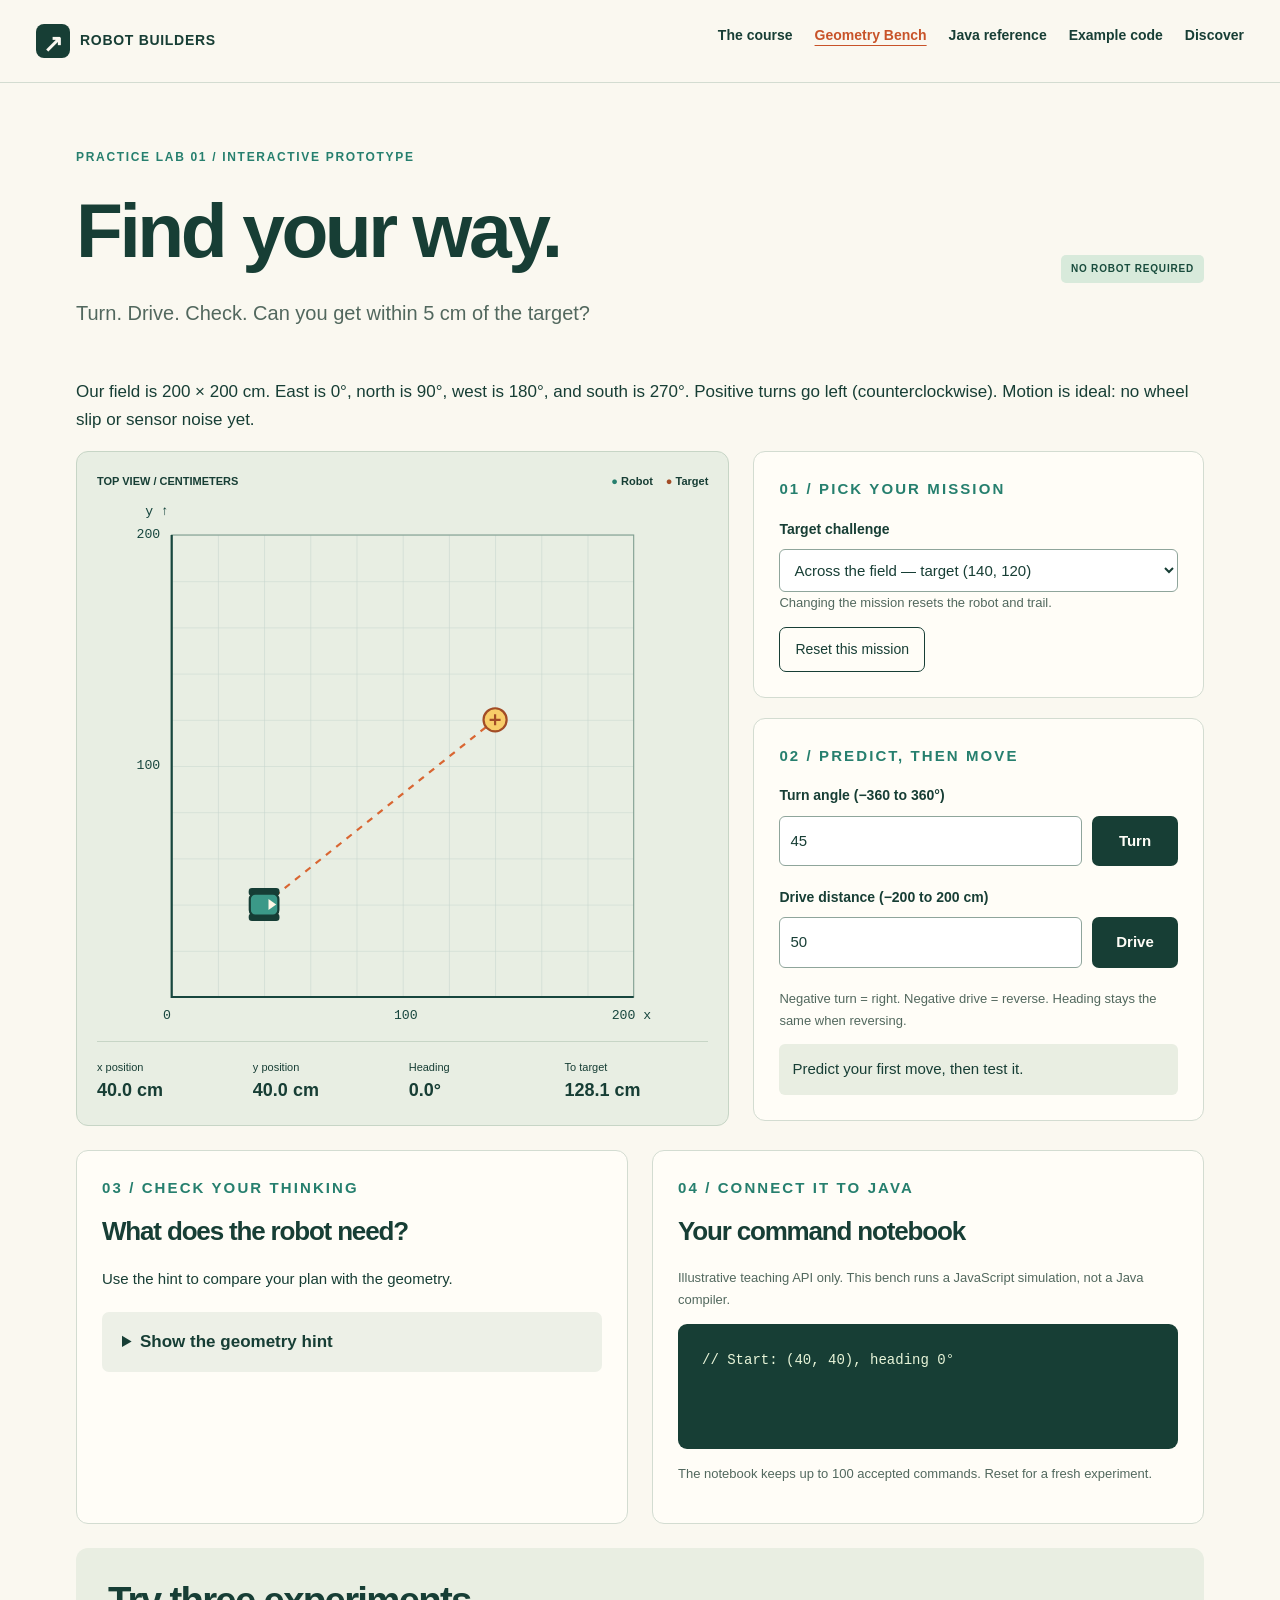
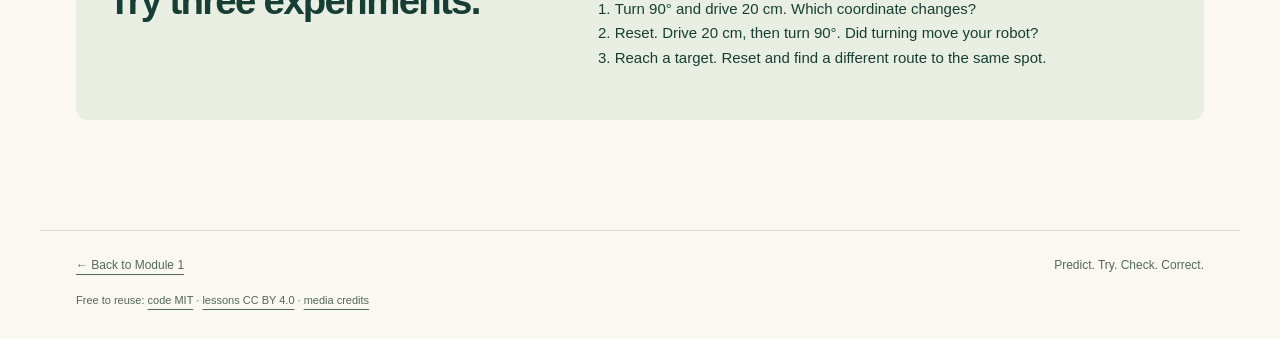
<file: geometry-bench.html>
<!doctype html>
<html lang="en"><head><meta charset="utf-8"><meta name="viewport" content="width=device-width, initial-scale=1"><title>Geometry Bench · Robot Builders</title><link rel="stylesheet" href="assets/styles.css"><script src="assets/geometry.js" defer></script><script src="assets/bench.js" defer></script></head><body><a class="skip" href="#main">Skip to content</a><header class="site-header"><a class="brand" href="index.html"><span class="brand-mark" aria-hidden="true">↗</span> ROBOT BUILDERS</a><nav aria-label="Main navigation"><a href="course.html">The course</a><a href="geometry-bench.html" aria-current="page">Geometry Bench</a><a href="java-reference.html">Java reference</a><a href="examples.html">Example code</a><a href="discover.html">Discover</a></nav></header>
<main id="main" class="wrap section"><p class="eyebrow">PRACTICE LAB 01 / INTERACTIVE PROTOTYPE</p><div class="section-heading"><div><h1>Find your way.</h1><p class="lede">Turn. Drive. Check. Can you get within 5 cm of the target?</p></div><span class="badge">NO ROBOT REQUIRED</span></div><p>Our field is 200 × 200 cm. East is 0°, north is 90°, west is 180°, and south is 270°. Positive turns go left (counterclockwise). Motion is ideal: no wheel slip or sensor noise yet.</p>
<div class="bench-layout"><section class="field-panel" aria-label="Robot field"><div class="field-top"><span>TOP VIEW / CENTIMETERS</span><span><span class="legend-robot">●</span> Robot <span class="legend-target">●</span> Target</span></div><svg id="field" viewBox="0 0 500 500" role="img" aria-labelledby="field-title field-description"><title id="field-title">Robot geometry practice field</title><desc id="field-description">Robot starts at x 40, y 40 facing east. Target is at x 140, y 120. Current values are also shown below.</desc><defs><pattern id="bench-grid" x="40" y="40" width="42" height="42" patternUnits="userSpaceOnUse"><path d="M42 0H0V42" fill="none" stroke="#c6d5cd" stroke-width="1"/></pattern></defs><rect x="40" y="40" width="420" height="420" fill="url(#bench-grid)" stroke="#809e91"/><path d="M40 40V460H460" fill="none" stroke="#17463e" stroke-width="2"/><g fill="#17463e" font-size="12" font-family="monospace"><text x="32" y="480">0</text><text x="242" y="480">100</text><text x="440" y="480">200 x</text><text x="8" y="253">100</text><text x="8" y="43">200</text><text x="16" y="22">y ↑</text></g><polyline id="trail" fill="none" stroke="#459587" stroke-width="2" stroke-dasharray="5 4"/><line id="target-line" stroke="#d96632" stroke-width="2" stroke-dasharray="6 6"/><g id="target-marker"><circle r="10.5" fill="#f8cd69" stroke="#a24c26" stroke-width="2"/><path d="M-5 0H5M0 -5V5" stroke="#a24c26" stroke-width="2"/></g><g id="robot-marker"><rect x="-14" y="-15" width="28" height="7" rx="3" fill="#163e36"/><rect x="-14" y="8" width="28" height="7" rx="3" fill="#163e36"/><rect x="-13" y="-10" width="26" height="20" rx="5" fill="#3b9988" stroke="#163e36" stroke-width="2"/><path d="M4 -5L11 0L4 5Z" fill="#fff8e7"/></g></svg><div class="telemetry" aria-label="Robot measurements"><div><span>x position</span><strong id="read-x">40.0 cm</strong></div><div><span>y position</span><strong id="read-y">40.0 cm</strong></div><div><span>Heading</span><strong id="read-heading">0.0°</strong></div><div><span>To target</span><strong id="read-distance">128.1 cm</strong></div></div></section>
<div class="controls"><section class="control-card"><p class="eyebrow">01 / PICK YOUR MISSION</p><label for="mission">Target challenge</label><select id="mission"><option value="diagonal">Across the field — target (140, 120)</option><option value="north">Due north — target (40, 160)</option><option value="west">Head back west — target (20, 40)</option></select><p class="small">Changing the mission resets the robot and trail.</p><button type="button" class="secondary" id="reset">Reset this mission</button></section>
<section class="control-card"><p class="eyebrow">02 / PREDICT, THEN MOVE</p><form id="turn-form"><label for="turn">Turn angle (−360 to 360°)</label><div class="input-row"><input id="turn" type="number" min="-360" max="360" step="any" value="45" required><button class="button" type="submit">Turn</button></div></form><form id="drive-form"><label for="drive">Drive distance (−200 to 200 cm)</label><div class="input-row"><input id="drive" type="number" min="-200" max="200" step="any" value="50" required><button class="button" type="submit">Drive</button></div></form><p class="small">Negative turn = right. Negative drive = reverse. Heading stays the same when reversing.</p><p id="feedback" role="status" class="feedback">Predict your first move, then test it.</p></section></div></div>
<div class="bench-bottom"><section class="control-card"><p class="eyebrow">03 / CHECK YOUR THINKING</p><h2>What does the robot need?</h2><p id="hint-summary">Use the hint to compare your plan with the geometry.</p><details><summary>Show the geometry hint</summary><p id="hint"></p><p><code>distance = √(Δx² + Δy²)</code><br><code>heading = atan2(Δy, Δx)</code></p><p class="small">Target heading is absolute. Turn angle is a change from the robot’s current heading. The hint chooses the shortest turn; either direction works for a 180° turn.</p></details></section><section class="control-card"><p class="eyebrow">04 / CONNECT IT TO JAVA</p><h2>Your command notebook</h2><p class="small">Illustrative teaching API only. This bench runs a JavaScript simulation, not a Java compiler.</p><pre class="command-log"><code id="command-log">// Start: (40, 40), heading 0°</code></pre><p class="small" id="log-note">Commands will appear here as you test your plan.</p></section></div>
<section class="mentor"><div><h2>Try three experiments.</h2></div><ol><li>Turn 90° and drive 20 cm. Which coordinate changes?</li><li>Reset. Drive 20 cm, then turn 90°. Did turning move your robot?</li><li>Reach a target. Reset and find a different route to the same spot.</li></ol></section><noscript><p class="notice">Enable JavaScript to use the interactive bench. You can still read Module 1 and sketch these experiments on paper.</p></noscript>
</main><footer class="wrap footer"><a href="module-1.html">← Back to Module 1</a><span>Predict. Try. Check. Correct.</span><span class="license-note">Free to reuse: <a href="LICENSE">code MIT</a> · <a href="LICENSE-CONTENT.md">lessons CC BY 4.0</a> · <a href="THIRD-PARTY.md">media credits</a></span></footer></body></html>
</file>
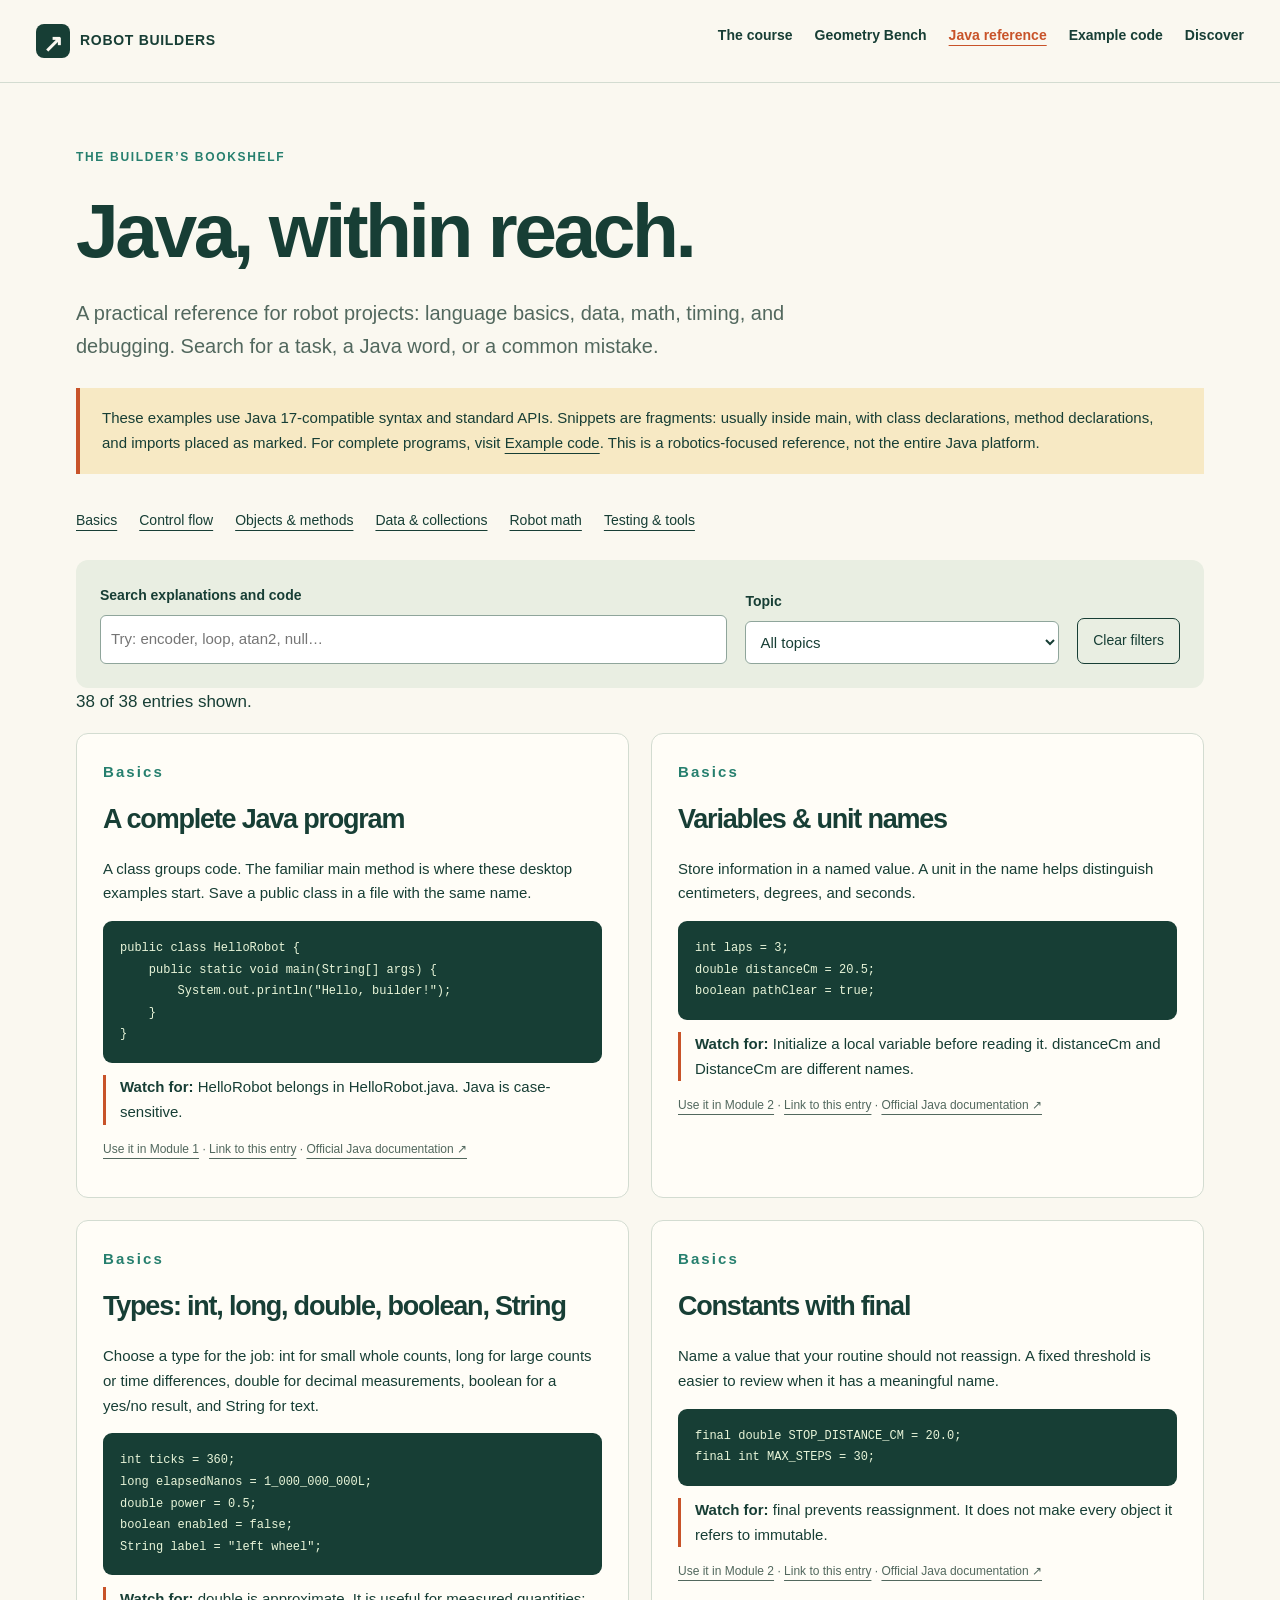
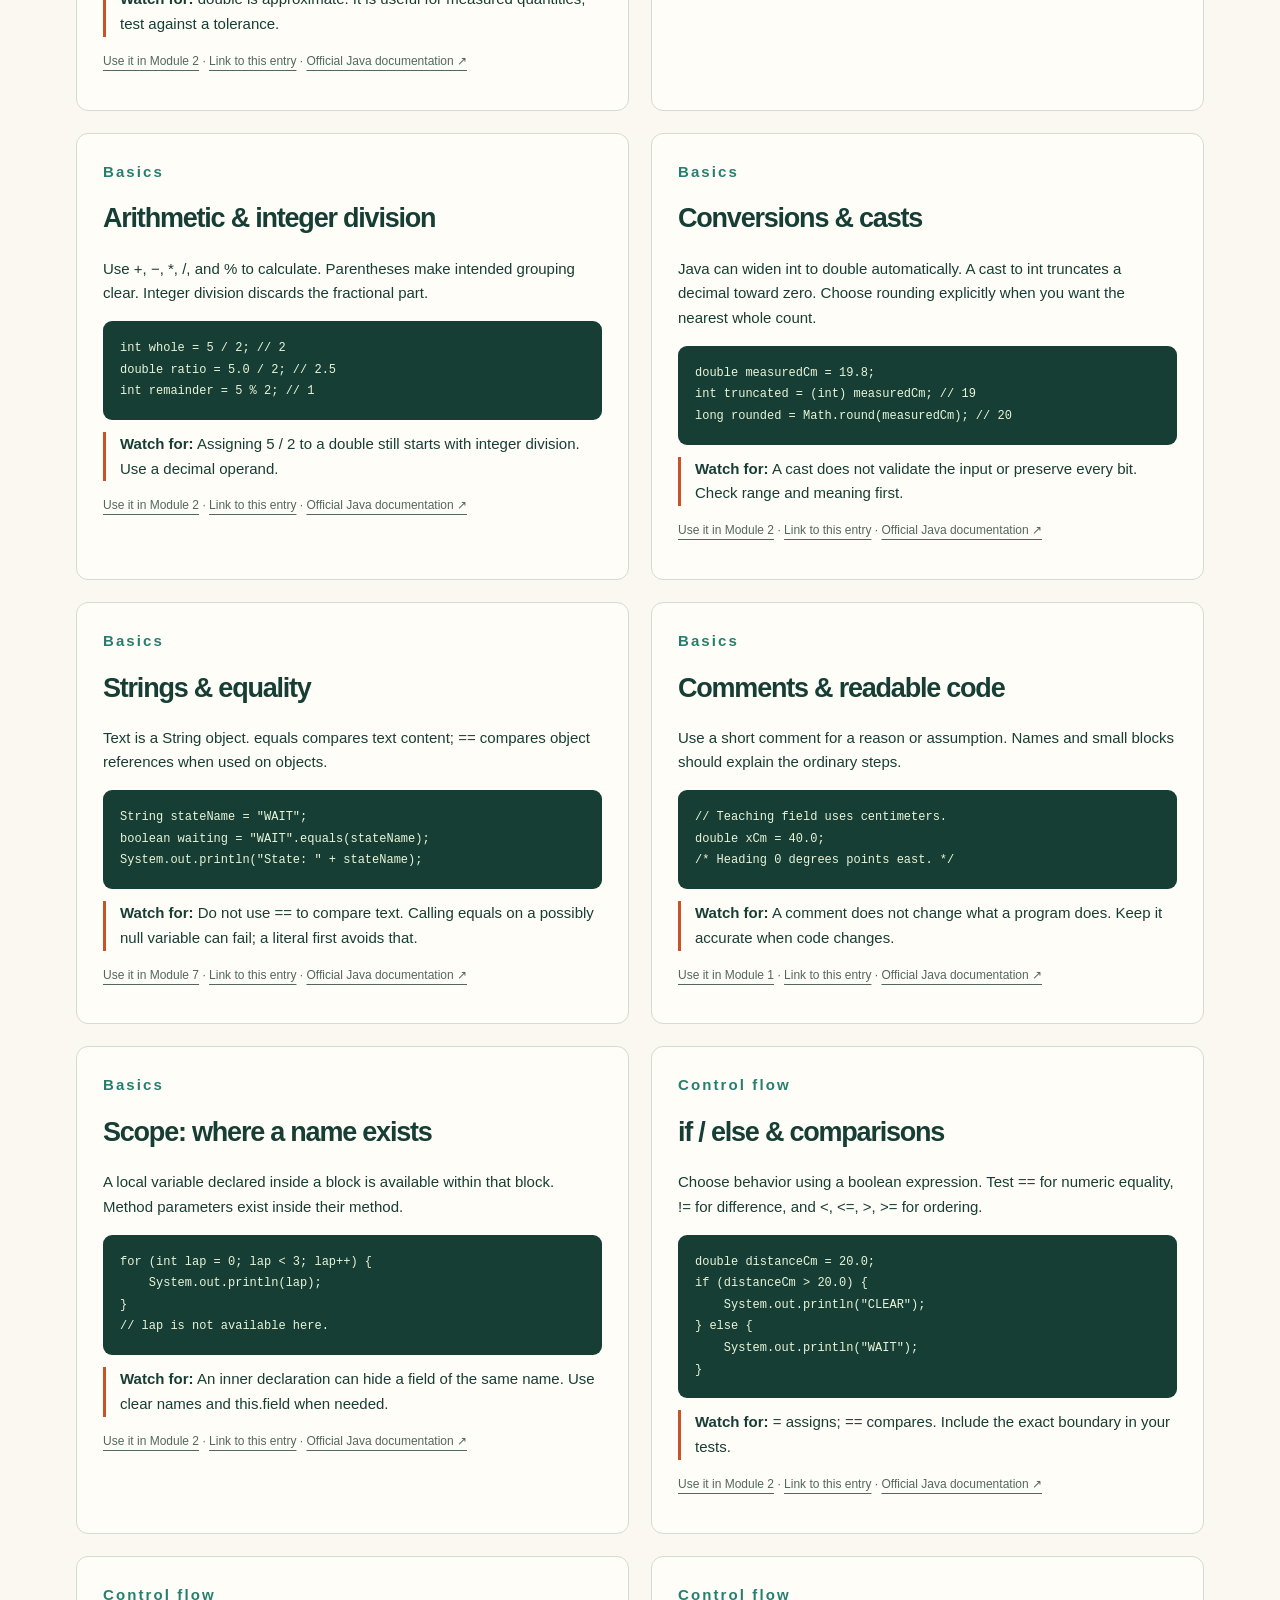
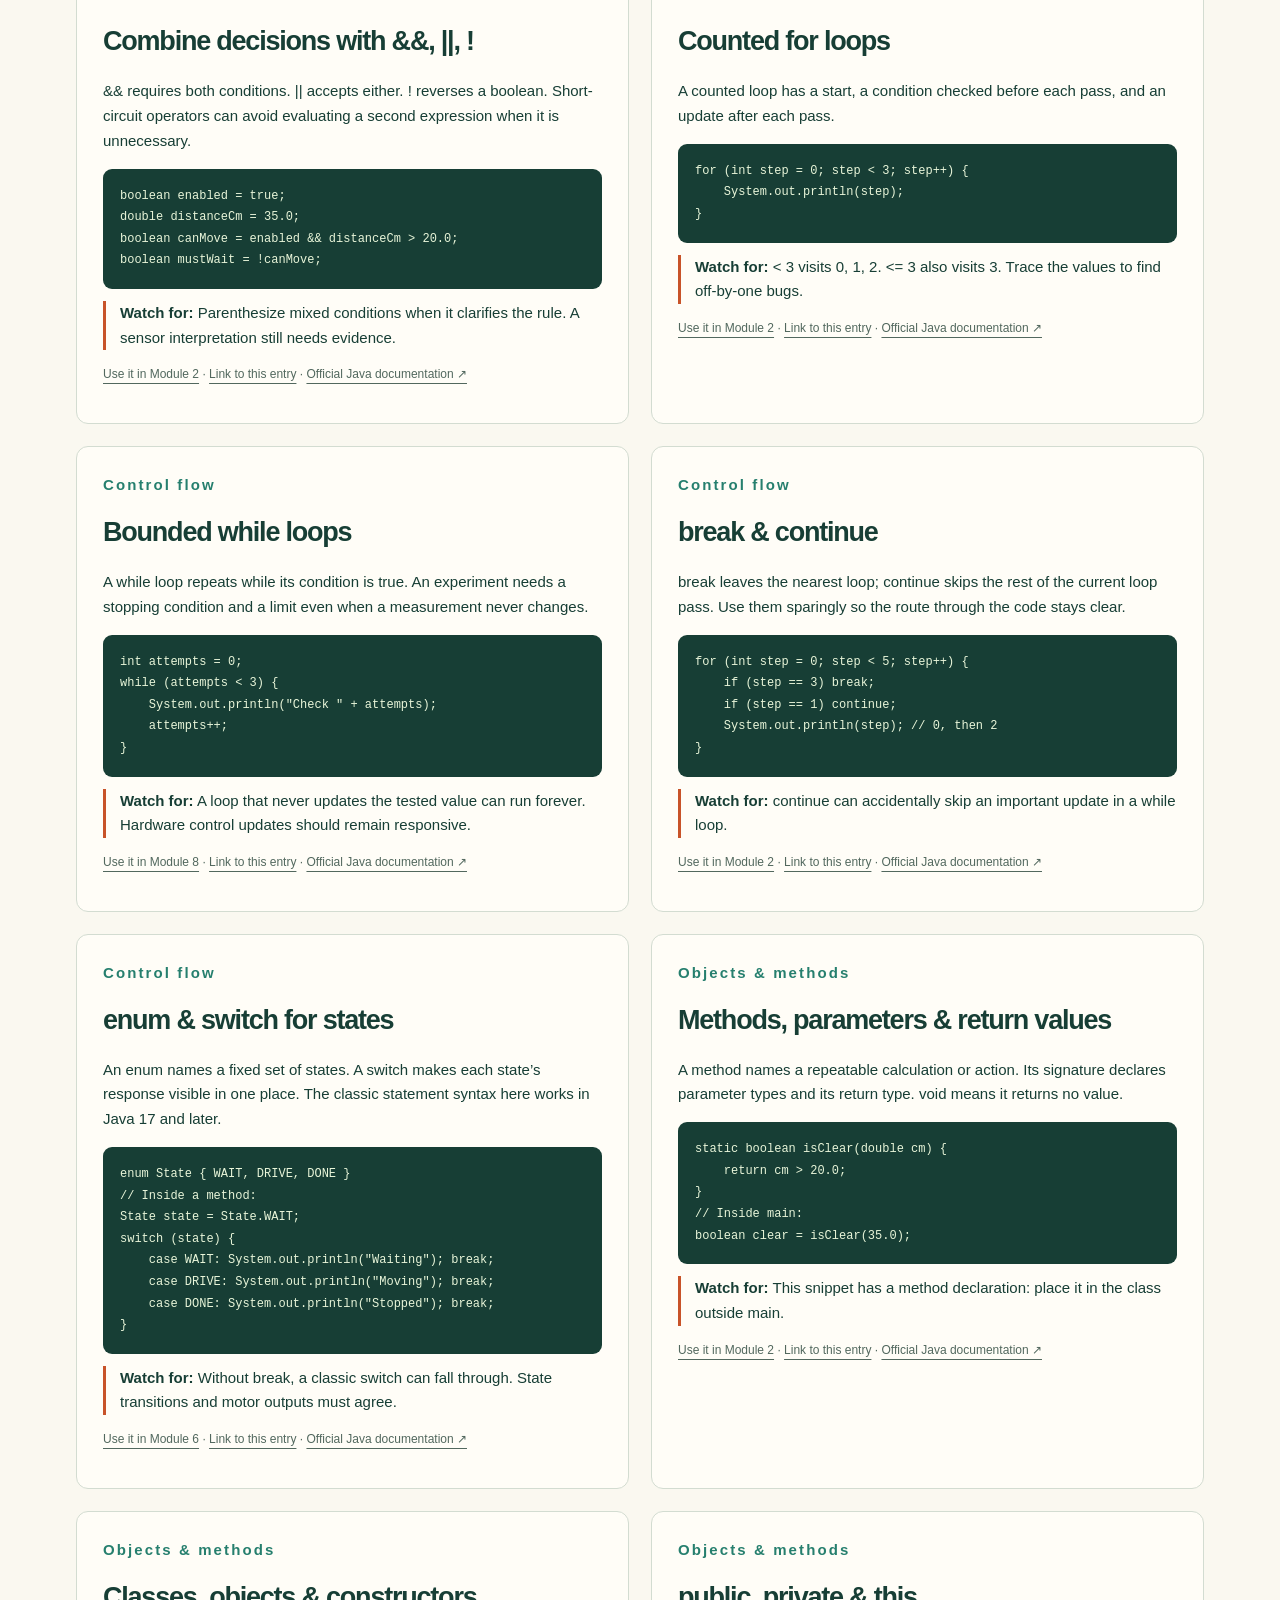
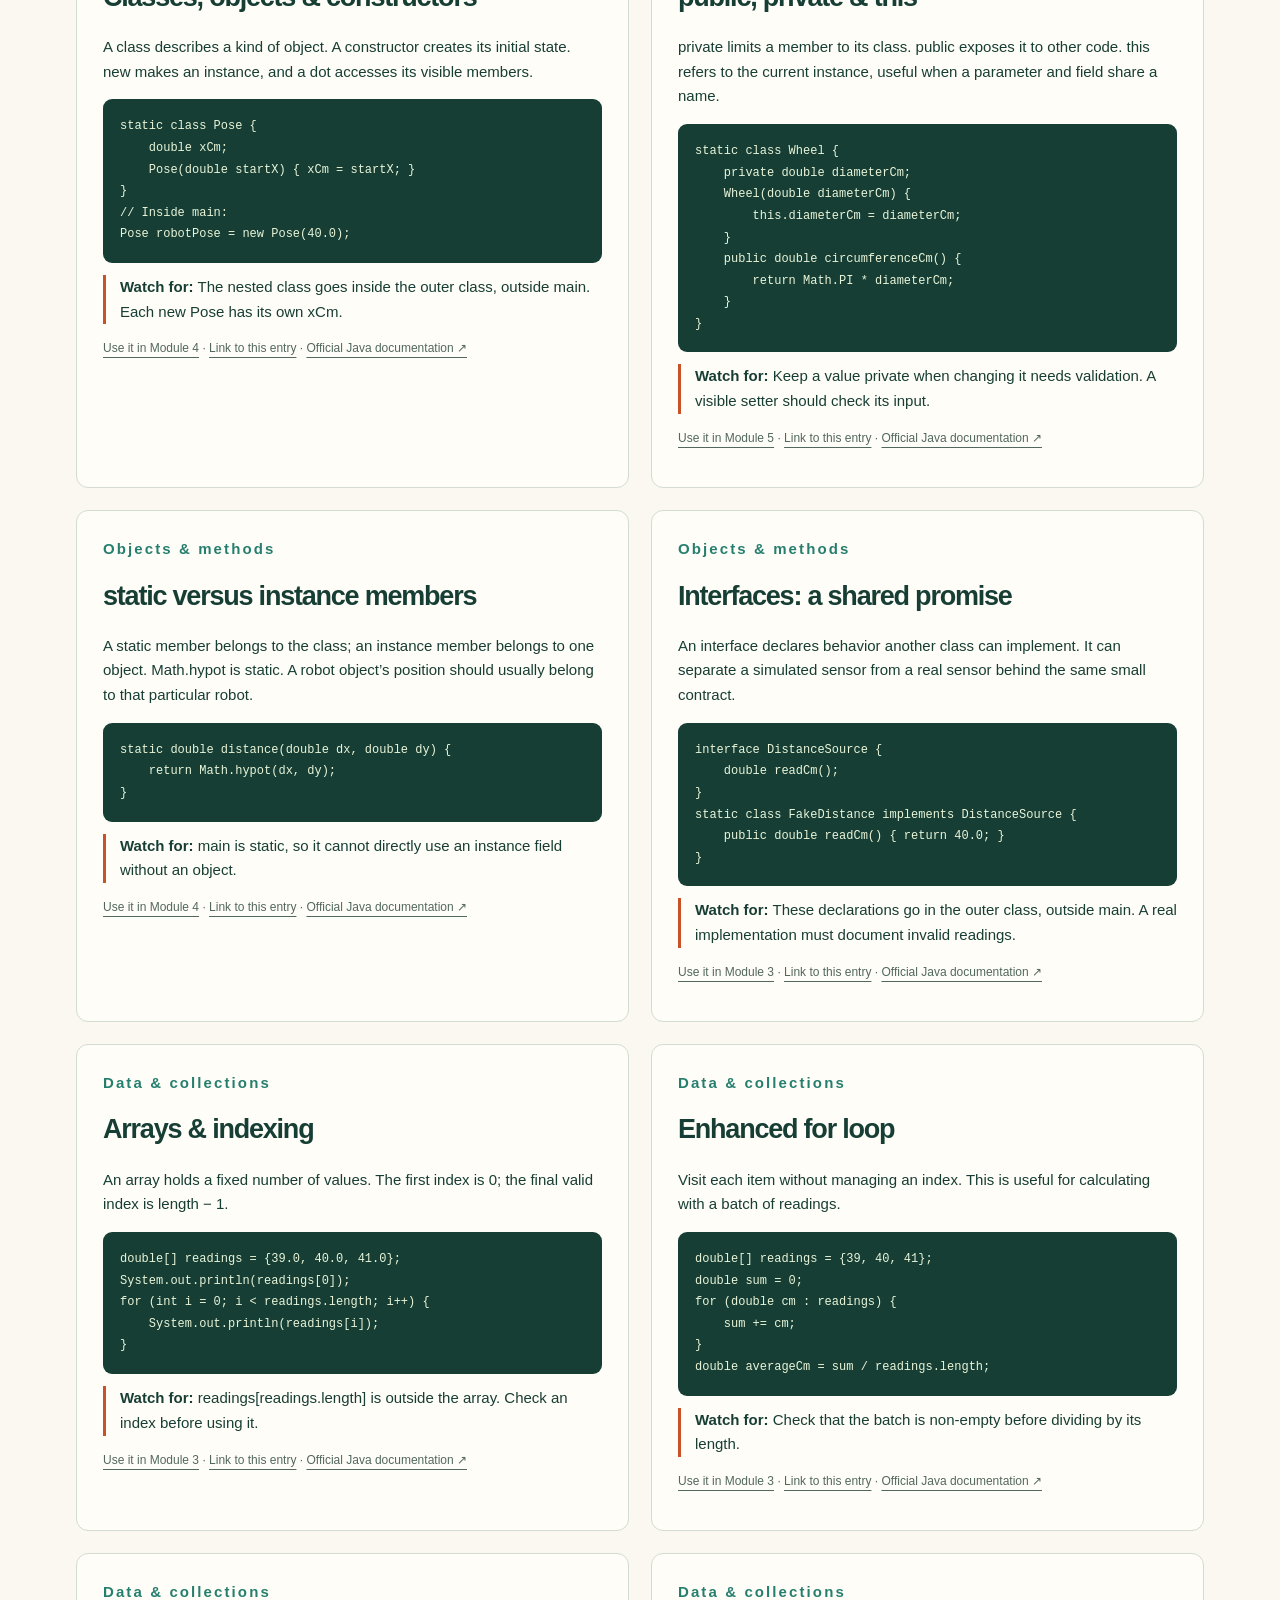
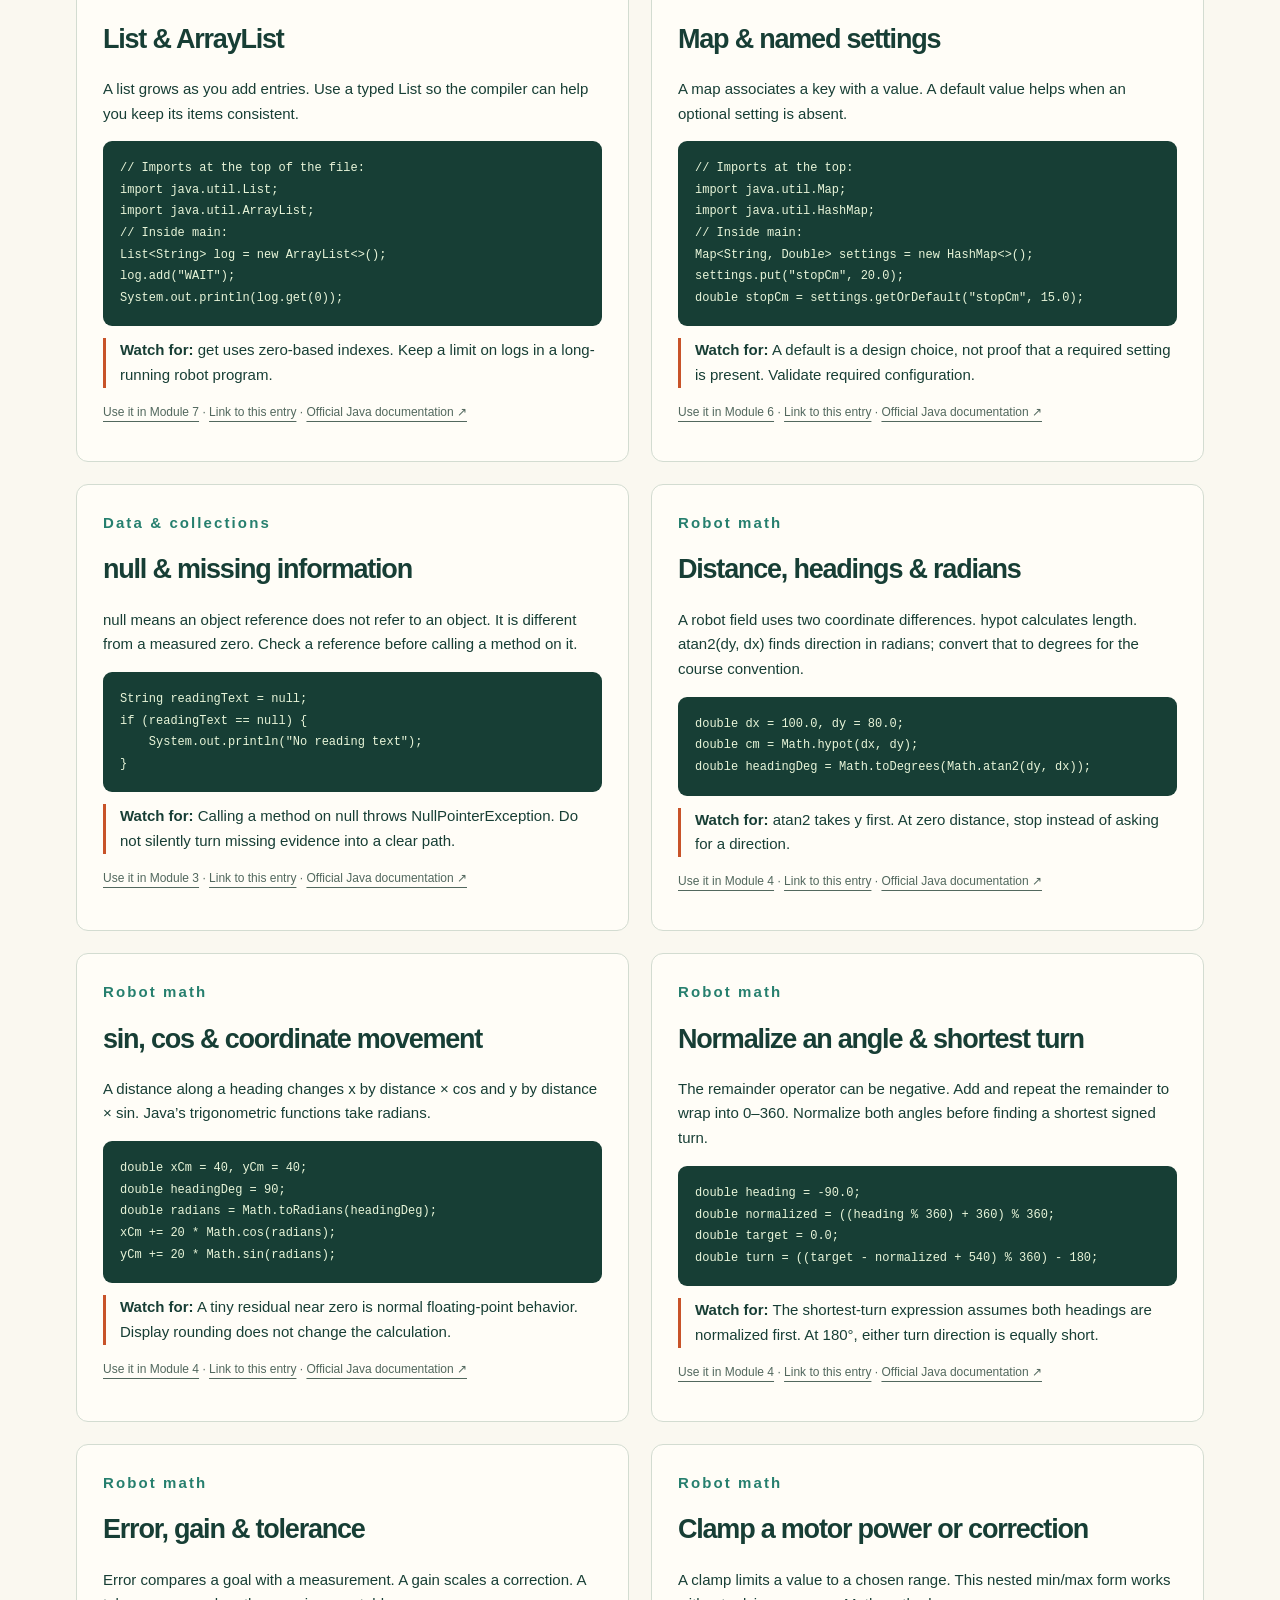
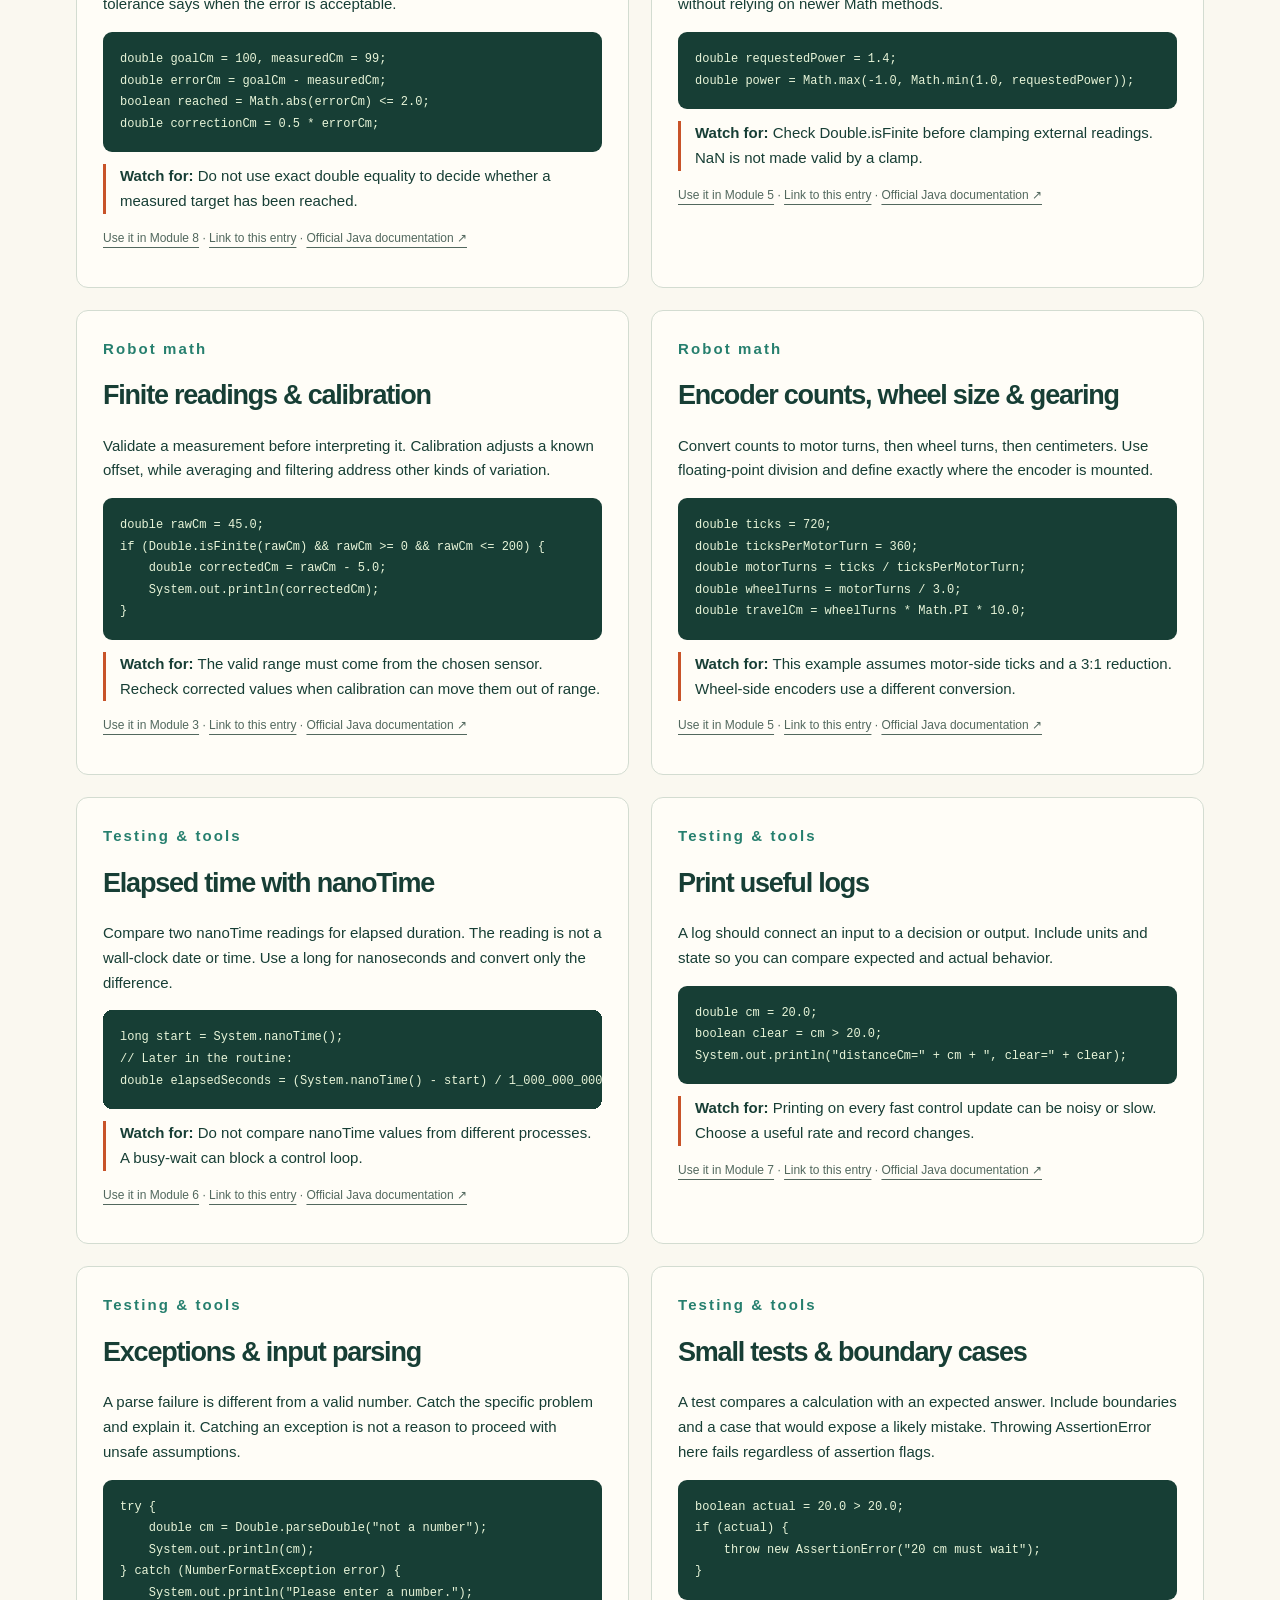
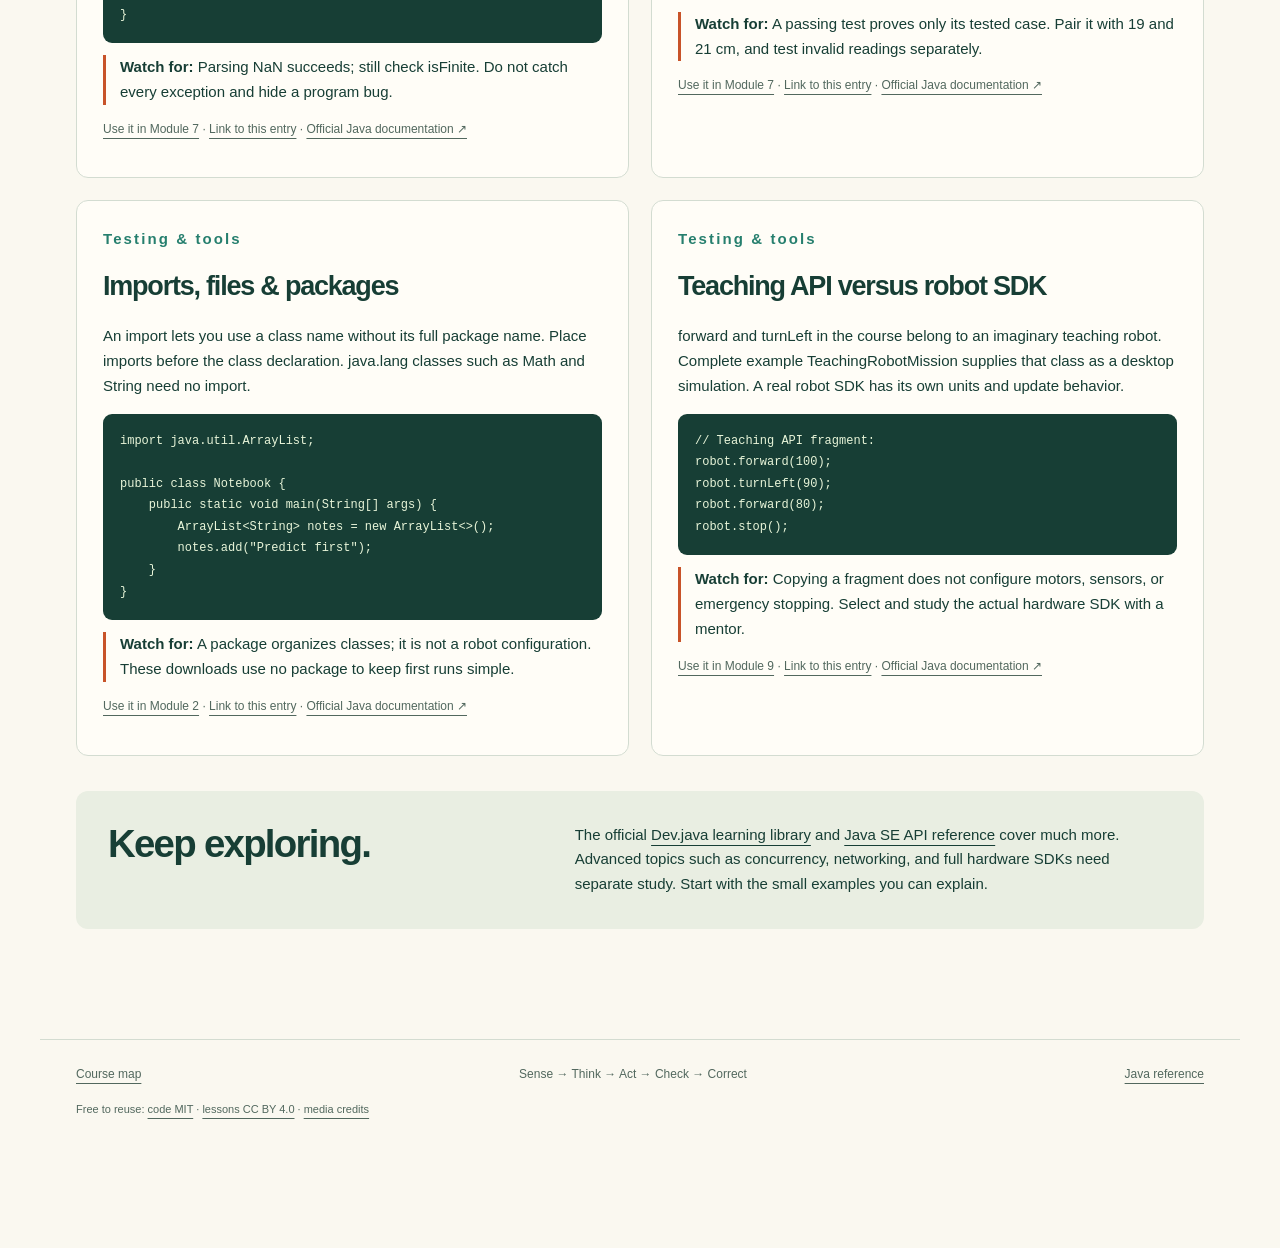
<file: java-reference.html>
<!doctype html>
<html lang="en"><head><meta charset="utf-8"><meta name="viewport" content="width=device-width, initial-scale=1"><title>Searchable Java reference · Robot Builders</title><link rel="stylesheet" href="assets/styles.css"><script src="assets/search.js" defer></script></head><body><a class="skip" href="#main">Skip to content</a><header class="site-header"><a class="brand" href="index.html"><span class="brand-mark" aria-hidden="true">↗</span> ROBOT BUILDERS</a><nav aria-label="Main navigation"><a href="course.html">The course</a><a href="geometry-bench.html">Geometry Bench</a><a href="java-reference.html" aria-current="page">Java reference</a><a href="examples.html">Example code</a><a href="discover.html">Discover</a></nav></header><main id="main" class="wrap section"><p class="eyebrow">THE BUILDER’S BOOKSHELF</p><h1>Java, within reach.</h1><p class="lede">A practical reference for robot projects: language basics, data, math, timing, and debugging. Search for a task, a Java word, or a common mistake.</p><p class="notice">These examples use Java 17-compatible syntax and standard APIs. Snippets are fragments: usually inside main, with class declarations, method declarations, and imports placed as marked. For complete programs, visit <a href="examples.html">Example code</a>. This is a robotics-focused reference, not the entire Java platform.</p><nav class="reference-jumps" aria-label="Reference categories"><a href="#program">Basics</a><a href="#decisions">Control flow</a><a href="#methods">Objects & methods</a><a href="#arrays">Data & collections</a><a href="#geometry">Robot math</a><a href="#timing">Testing & tools</a></nav><section data-search-collection><div class="search-controls" hidden><div><label for="library-search">Search explanations and code</label><input id="library-search" type="search" placeholder="Try: encoder, loop, atan2, null…" autocomplete="off"></div><div><label for="library-category">Topic</label><select id="library-category"><option value="">All topics</option><option>Basics</option><option>Control flow</option><option>Objects &amp; methods</option><option>Data &amp; collections</option><option>Robot math</option><option>Testing &amp; tools</option></select></div><button type="button" class="secondary" data-clear-search>Clear filters</button></div><p role="status">All entries are shown.</p><noscript><p>Search needs JavaScript. All entries remain readable below; use your browser’s Find command.</p></noscript><div class="reference-grid"><article class="reference-card" id="program" data-search-card data-category="Basics" data-keywords="main class javac java compile run setup"><p class="eyebrow">Basics</p><h2>A complete Java program</h2><p>A class groups code. The familiar main method is where these desktop examples start. Save a public class in a file with the same name.</p><pre><code>public class HelloRobot {
    public static void main(String[] args) {
        System.out.println(&quot;Hello, builder!&quot;);
    }
}</code></pre><p class="gotcha"><strong>Watch for:</strong> HelloRobot belongs in HelloRobot.java. Java is case-sensitive.</p><p class="small"><a href="module-1.html">Use it in Module 1</a> · <a href="#program">Link to this entry</a> · <a href="https://dev.java/learn/language/constructs/basics/">Official Java documentation ↗</a></p></article><article class="reference-card" id="variables" data-search-card data-category="Basics" data-keywords="int double boolean declaration"><p class="eyebrow">Basics</p><h2>Variables & unit names</h2><p>Store information in a named value. A unit in the name helps distinguish centimeters, degrees, and seconds.</p><pre><code>int laps = 3;
double distanceCm = 20.5;
boolean pathClear = true;</code></pre><p class="gotcha"><strong>Watch for:</strong> Initialize a local variable before reading it. distanceCm and DistanceCm are different names.</p><p class="small"><a href="module-2.html">Use it in Module 2</a> · <a href="#variables">Link to this entry</a> · <a href="https://dev.java/learn/language/constructs/basics/">Official Java documentation ↗</a></p></article><article class="reference-card" id="types" data-search-card data-category="Basics" data-keywords="primitive data types float byte short char decimal"><p class="eyebrow">Basics</p><h2>Types: int, long, double, boolean, String</h2><p>Choose a type for the job: int for small whole counts, long for large counts or time differences, double for decimal measurements, boolean for a yes/no result, and String for text.</p><pre><code>int ticks = 360;
long elapsedNanos = 1_000_000_000L;
double power = 0.5;
boolean enabled = false;
String label = &quot;left wheel&quot;;</code></pre><p class="gotcha"><strong>Watch for:</strong> double is approximate. It is useful for measured quantities; test against a tolerance.</p><p class="small"><a href="module-2.html">Use it in Module 2</a> · <a href="#types">Link to this entry</a> · <a href="https://dev.java/learn/language/constructs/basics/">Official Java documentation ↗</a></p></article><article class="reference-card" id="constants" data-search-card data-category="Basics" data-keywords="final constant configuration threshold"><p class="eyebrow">Basics</p><h2>Constants with final</h2><p>Name a value that your routine should not reassign. A fixed threshold is easier to review when it has a meaningful name.</p><pre><code>final double STOP_DISTANCE_CM = 20.0;
final int MAX_STEPS = 30;</code></pre><p class="gotcha"><strong>Watch for:</strong> final prevents reassignment. It does not make every object it refers to immutable.</p><p class="small"><a href="module-2.html">Use it in Module 2</a> · <a href="#constants">Link to this entry</a> · <a href="https://dev.java/learn/language/constructs/basics/">Official Java documentation ↗</a></p></article><article class="reference-card" id="arithmetic" data-search-card data-category="Basics" data-keywords="division modulo remainder math order operators"><p class="eyebrow">Basics</p><h2>Arithmetic & integer division</h2><p>Use +, −, *, /, and % to calculate. Parentheses make intended grouping clear. Integer division discards the fractional part.</p><pre><code>int whole = 5 / 2; // 2
double ratio = 5.0 / 2; // 2.5
int remainder = 5 % 2; // 1</code></pre><p class="gotcha"><strong>Watch for:</strong> Assigning 5 / 2 to a double still starts with integer division. Use a decimal operand.</p><p class="small"><a href="module-2.html">Use it in Module 2</a> · <a href="#arithmetic">Link to this entry</a> · <a href="https://dev.java/learn/language/constructs/basics/">Official Java documentation ↗</a></p></article><article class="reference-card" id="conversions" data-search-card data-category="Basics" data-keywords="casting convert round truncate"><p class="eyebrow">Basics</p><h2>Conversions & casts</h2><p>Java can widen int to double automatically. A cast to int truncates a decimal toward zero. Choose rounding explicitly when you want the nearest whole count.</p><pre><code>double measuredCm = 19.8;
int truncated = (int) measuredCm; // 19
long rounded = Math.round(measuredCm); // 20</code></pre><p class="gotcha"><strong>Watch for:</strong> A cast does not validate the input or preserve every bit. Check range and meaning first.</p><p class="small"><a href="module-2.html">Use it in Module 2</a> · <a href="#conversions">Link to this entry</a> · <a href="https://dev.java/learn/language/constructs/numbers-strings/">Official Java documentation ↗</a></p></article><article class="reference-card" id="strings" data-search-card data-category="Basics" data-keywords="String equals == concatenation text null"><p class="eyebrow">Basics</p><h2>Strings & equality</h2><p>Text is a String object. equals compares text content; == compares object references when used on objects.</p><pre><code>String stateName = &quot;WAIT&quot;;
boolean waiting = &quot;WAIT&quot;.equals(stateName);
System.out.println(&quot;State: &quot; + stateName);</code></pre><p class="gotcha"><strong>Watch for:</strong> Do not use == to compare text. Calling equals on a possibly null variable can fail; a literal first avoids that.</p><p class="small"><a href="module-7.html">Use it in Module 7</a> · <a href="#strings">Link to this entry</a> · <a href="https://dev.java/learn/language/constructs/numbers-strings/">Official Java documentation ↗</a></p></article><article class="reference-card" id="comments" data-search-card data-category="Basics" data-keywords="comment syntax semicolon braces indentation"><p class="eyebrow">Basics</p><h2>Comments & readable code</h2><p>Use a short comment for a reason or assumption. Names and small blocks should explain the ordinary steps.</p><pre><code>// Teaching field uses centimeters.
double xCm = 40.0;
/* Heading 0 degrees points east. */</code></pre><p class="gotcha"><strong>Watch for:</strong> A comment does not change what a program does. Keep it accurate when code changes.</p><p class="small"><a href="module-1.html">Use it in Module 1</a> · <a href="#comments">Link to this entry</a> · <a href="https://dev.java/learn/language/constructs/basics/">Official Java documentation ↗</a></p></article><article class="reference-card" id="scope" data-search-card data-category="Basics" data-keywords="scope local block field lifetime"><p class="eyebrow">Basics</p><h2>Scope: where a name exists</h2><p>A local variable declared inside a block is available within that block. Method parameters exist inside their method.</p><pre><code>for (int lap = 0; lap &lt; 3; lap++) {
    System.out.println(lap);
}
// lap is not available here.</code></pre><p class="gotcha"><strong>Watch for:</strong> An inner declaration can hide a field of the same name. Use clear names and this.field when needed.</p><p class="small"><a href="module-2.html">Use it in Module 2</a> · <a href="#scope">Link to this entry</a> · <a href="https://dev.java/learn/language/constructs/basics/">Official Java documentation ↗</a></p></article><article class="reference-card" id="decisions" data-search-card data-category="Control flow" data-keywords="if else comparison condition decision greater threshold"><p class="eyebrow">Control flow</p><h2>if / else & comparisons</h2><p>Choose behavior using a boolean expression. Test == for numeric equality, != for difference, and <, <=, >, >= for ordering.</p><pre><code>double distanceCm = 20.0;
if (distanceCm &gt; 20.0) {
    System.out.println(&quot;CLEAR&quot;);
} else {
    System.out.println(&quot;WAIT&quot;);
}</code></pre><p class="gotcha"><strong>Watch for:</strong> = assigns; == compares. Include the exact boundary in your tests.</p><p class="small"><a href="module-2.html">Use it in Module 2</a> · <a href="#decisions">Link to this entry</a> · <a href="https://dev.java/learn/language/constructs/basics/">Official Java documentation ↗</a></p></article><article class="reference-card" id="boolean-logic" data-search-card data-category="Control flow" data-keywords="and or not boolean logic short circuit"><p class="eyebrow">Control flow</p><h2>Combine decisions with &&, ||, !</h2><p>&& requires both conditions. || accepts either. ! reverses a boolean. Short-circuit operators can avoid evaluating a second expression when it is unnecessary.</p><pre><code>boolean enabled = true;
double distanceCm = 35.0;
boolean canMove = enabled &amp;&amp; distanceCm &gt; 20.0;
boolean mustWait = !canMove;</code></pre><p class="gotcha"><strong>Watch for:</strong> Parenthesize mixed conditions when it clarifies the rule. A sensor interpretation still needs evidence.</p><p class="small"><a href="module-2.html">Use it in Module 2</a> · <a href="#boolean-logic">Link to this entry</a> · <a href="https://dev.java/learn/language/constructs/basics/">Official Java documentation ↗</a></p></article><article class="reference-card" id="for-loops" data-search-card data-category="Control flow" data-keywords="for iteration loop counter repeat ++"><p class="eyebrow">Control flow</p><h2>Counted for loops</h2><p>A counted loop has a start, a condition checked before each pass, and an update after each pass.</p><pre><code>for (int step = 0; step &lt; 3; step++) {
    System.out.println(step);
}</code></pre><p class="gotcha"><strong>Watch for:</strong> < 3 visits 0, 1, 2. <= 3 also visits 3. Trace the values to find off-by-one bugs.</p><p class="small"><a href="module-2.html">Use it in Module 2</a> · <a href="#for-loops">Link to this entry</a> · <a href="https://dev.java/learn/language/constructs/basics/">Official Java documentation ↗</a></p></article><article class="reference-card" id="while-loops" data-search-card data-category="Control flow" data-keywords="while timeout infinite loop bounded do"><p class="eyebrow">Control flow</p><h2>Bounded while loops</h2><p>A while loop repeats while its condition is true. An experiment needs a stopping condition and a limit even when a measurement never changes.</p><pre><code>int attempts = 0;
while (attempts &lt; 3) {
    System.out.println(&quot;Check &quot; + attempts);
    attempts++;
}</code></pre><p class="gotcha"><strong>Watch for:</strong> A loop that never updates the tested value can run forever. Hardware control updates should remain responsive.</p><p class="small"><a href="module-8.html">Use it in Module 8</a> · <a href="#while-loops">Link to this entry</a> · <a href="https://dev.java/learn/language/constructs/basics/">Official Java documentation ↗</a></p></article><article class="reference-card" id="break-continue" data-search-card data-category="Control flow" data-keywords="break continue branching loop"><p class="eyebrow">Control flow</p><h2>break & continue</h2><p>break leaves the nearest loop; continue skips the rest of the current loop pass. Use them sparingly so the route through the code stays clear.</p><pre><code>for (int step = 0; step &lt; 5; step++) {
    if (step == 3) break;
    if (step == 1) continue;
    System.out.println(step); // 0, then 2
}</code></pre><p class="gotcha"><strong>Watch for:</strong> continue can accidentally skip an important update in a while loop.</p><p class="small"><a href="module-2.html">Use it in Module 2</a> · <a href="#break-continue">Link to this entry</a> · <a href="https://dev.java/learn/language/constructs/basics/">Official Java documentation ↗</a></p></article><article class="reference-card" id="states" data-search-card data-category="Control flow" data-keywords="enum switch state machine finite state automation"><p class="eyebrow">Control flow</p><h2>enum & switch for states</h2><p>An enum names a fixed set of states. A switch makes each state’s response visible in one place. The classic statement syntax here works in Java 17 and later.</p><pre><code>enum State { WAIT, DRIVE, DONE }
// Inside a method:
State state = State.WAIT;
switch (state) {
    case WAIT: System.out.println(&quot;Waiting&quot;); break;
    case DRIVE: System.out.println(&quot;Moving&quot;); break;
    case DONE: System.out.println(&quot;Stopped&quot;); break;
}</code></pre><p class="gotcha"><strong>Watch for:</strong> Without break, a classic switch can fall through. State transitions and motor outputs must agree.</p><p class="small"><a href="module-6.html">Use it in Module 6</a> · <a href="#states">Link to this entry</a> · <a href="https://dev.java/learn/language/constructs/basics/">Official Java documentation ↗</a></p></article><article class="reference-card" id="methods" data-search-card data-category="Objects &amp; methods" data-keywords="method function parameter argument return void static"><p class="eyebrow">Objects & methods</p><h2>Methods, parameters & return values</h2><p>A method names a repeatable calculation or action. Its signature declares parameter types and its return type. void means it returns no value.</p><pre><code>static boolean isClear(double cm) {
    return cm &gt; 20.0;
}
// Inside main:
boolean clear = isClear(35.0);</code></pre><p class="gotcha"><strong>Watch for:</strong> This snippet has a method declaration: place it in the class outside main.</p><p class="small"><a href="module-2.html">Use it in Module 2</a> · <a href="#methods">Link to this entry</a> · <a href="https://dev.java/learn/language/oop/classes-objects/">Official Java documentation ↗</a></p></article><article class="reference-card" id="objects" data-search-card data-category="Objects &amp; methods" data-keywords="class object new constructor instance this"><p class="eyebrow">Objects & methods</p><h2>Classes, objects & constructors</h2><p>A class describes a kind of object. A constructor creates its initial state. new makes an instance, and a dot accesses its visible members.</p><pre><code>static class Pose {
    double xCm;
    Pose(double startX) { xCm = startX; }
}
// Inside main:
Pose robotPose = new Pose(40.0);</code></pre><p class="gotcha"><strong>Watch for:</strong> The nested class goes inside the outer class, outside main. Each new Pose has its own xCm.</p><p class="small"><a href="module-4.html">Use it in Module 4</a> · <a href="#objects">Link to this entry</a> · <a href="https://dev.java/learn/language/oop/classes-objects/">Official Java documentation ↗</a></p></article><article class="reference-card" id="access" data-search-card data-category="Objects &amp; methods" data-keywords="public private access modifier encapsulation this field"><p class="eyebrow">Objects & methods</p><h2>public, private & this</h2><p>private limits a member to its class. public exposes it to other code. this refers to the current instance, useful when a parameter and field share a name.</p><pre><code>static class Wheel {
    private double diameterCm;
    Wheel(double diameterCm) {
        this.diameterCm = diameterCm;
    }
    public double circumferenceCm() {
        return Math.PI * diameterCm;
    }
}</code></pre><p class="gotcha"><strong>Watch for:</strong> Keep a value private when changing it needs validation. A visible setter should check its input.</p><p class="small"><a href="module-5.html">Use it in Module 5</a> · <a href="#access">Link to this entry</a> · <a href="https://dev.java/learn/language/oop/classes-objects/">Official Java documentation ↗</a></p></article><article class="reference-card" id="static" data-search-card data-category="Objects &amp; methods" data-keywords="static instance class method member"><p class="eyebrow">Objects & methods</p><h2>static versus instance members</h2><p>A static member belongs to the class; an instance member belongs to one object. Math.hypot is static. A robot object’s position should usually belong to that particular robot.</p><pre><code>static double distance(double dx, double dy) {
    return Math.hypot(dx, dy);
}</code></pre><p class="gotcha"><strong>Watch for:</strong> main is static, so it cannot directly use an instance field without an object.</p><p class="small"><a href="module-4.html">Use it in Module 4</a> · <a href="#static">Link to this entry</a> · <a href="https://dev.java/learn/language/oop/classes-objects/">Official Java documentation ↗</a></p></article><article class="reference-card" id="interfaces" data-search-card data-category="Objects &amp; methods" data-keywords="interface implements abstraction fake sensor test double"><p class="eyebrow">Objects & methods</p><h2>Interfaces: a shared promise</h2><p>An interface declares behavior another class can implement. It can separate a simulated sensor from a real sensor behind the same small contract.</p><pre><code>interface DistanceSource {
    double readCm();
}
static class FakeDistance implements DistanceSource {
    public double readCm() { return 40.0; }
}</code></pre><p class="gotcha"><strong>Watch for:</strong> These declarations go in the outer class, outside main. A real implementation must document invalid readings.</p><p class="small"><a href="module-3.html">Use it in Module 3</a> · <a href="#interfaces">Link to this entry</a> · <a href="https://dev.java/learn/language/oop/">Official Java documentation ↗</a></p></article><article class="reference-card" id="arrays" data-search-card data-category="Data &amp; collections" data-keywords="array index length out of bounds readings buffer"><p class="eyebrow">Data & collections</p><h2>Arrays & indexing</h2><p>An array holds a fixed number of values. The first index is 0; the final valid index is length − 1.</p><pre><code>double[] readings = {39.0, 40.0, 41.0};
System.out.println(readings[0]);
for (int i = 0; i &lt; readings.length; i++) {
    System.out.println(readings[i]);
}</code></pre><p class="gotcha"><strong>Watch for:</strong> readings[readings.length] is outside the array. Check an index before using it.</p><p class="small"><a href="module-3.html">Use it in Module 3</a> · <a href="#arrays">Link to this entry</a> · <a href="https://dev.java/learn/language/constructs/basics/">Official Java documentation ↗</a></p></article><article class="reference-card" id="foreach" data-search-card data-category="Data &amp; collections" data-keywords="enhanced for foreach average mean sum"><p class="eyebrow">Data & collections</p><h2>Enhanced for loop</h2><p>Visit each item without managing an index. This is useful for calculating with a batch of readings.</p><pre><code>double[] readings = {39, 40, 41};
double sum = 0;
for (double cm : readings) {
    sum += cm;
}
double averageCm = sum / readings.length;</code></pre><p class="gotcha"><strong>Watch for:</strong> Check that the batch is non-empty before dividing by its length.</p><p class="small"><a href="module-3.html">Use it in Module 3</a> · <a href="#foreach">Link to this entry</a> · <a href="https://dev.java/learn/language/constructs/basics/">Official Java documentation ↗</a></p></article><article class="reference-card" id="lists" data-search-card data-category="Data &amp; collections" data-keywords="List ArrayList generics add get size collections log"><p class="eyebrow">Data & collections</p><h2>List & ArrayList</h2><p>A list grows as you add entries. Use a typed List so the compiler can help you keep its items consistent.</p><pre><code>// Imports at the top of the file:
import java.util.List;
import java.util.ArrayList;
// Inside main:
List&lt;String&gt; log = new ArrayList&lt;&gt;();
log.add(&quot;WAIT&quot;);
System.out.println(log.get(0));</code></pre><p class="gotcha"><strong>Watch for:</strong> get uses zero-based indexes. Keep a limit on logs in a long-running robot program.</p><p class="small"><a href="module-7.html">Use it in Module 7</a> · <a href="#lists">Link to this entry</a> · <a href="https://docs.oracle.com/en/java/javase/25/docs/api/">Official Java documentation ↗</a></p></article><article class="reference-card" id="maps" data-search-card data-category="Data &amp; collections" data-keywords="Map HashMap getOrDefault put key value configuration"><p class="eyebrow">Data & collections</p><h2>Map & named settings</h2><p>A map associates a key with a value. A default value helps when an optional setting is absent.</p><pre><code>// Imports at the top:
import java.util.Map;
import java.util.HashMap;
// Inside main:
Map&lt;String, Double&gt; settings = new HashMap&lt;&gt;();
settings.put(&quot;stopCm&quot;, 20.0);
double stopCm = settings.getOrDefault(&quot;stopCm&quot;, 15.0);</code></pre><p class="gotcha"><strong>Watch for:</strong> A default is a design choice, not proof that a required setting is present. Validate required configuration.</p><p class="small"><a href="module-6.html">Use it in Module 6</a> · <a href="#maps">Link to this entry</a> · <a href="https://docs.oracle.com/en/java/javase/25/docs/api/">Official Java documentation ↗</a></p></article><article class="reference-card" id="null" data-search-card data-category="Data &amp; collections" data-keywords="null missing NullPointerException object reference"><p class="eyebrow">Data & collections</p><h2>null & missing information</h2><p>null means an object reference does not refer to an object. It is different from a measured zero. Check a reference before calling a method on it.</p><pre><code>String readingText = null;
if (readingText == null) {
    System.out.println(&quot;No reading text&quot;);
}</code></pre><p class="gotcha"><strong>Watch for:</strong> Calling a method on null throws NullPointerException. Do not silently turn missing evidence into a clear path.</p><p class="small"><a href="module-3.html">Use it in Module 3</a> · <a href="#null">Link to this entry</a> · <a href="https://dev.java/learn/language/oop/classes-objects/">Official Java documentation ↗</a></p></article><article class="reference-card" id="geometry" data-search-card data-category="Robot math" data-keywords="Math hypot atan2 angle heading coordinates geometry distance triangle"><p class="eyebrow">Robot math</p><h2>Distance, headings & radians</h2><p>A robot field uses two coordinate differences. hypot calculates length. atan2(dy, dx) finds direction in radians; convert that to degrees for the course convention.</p><pre><code>double dx = 100.0, dy = 80.0;
double cm = Math.hypot(dx, dy);
double headingDeg = Math.toDegrees(Math.atan2(dy, dx));</code></pre><p class="gotcha"><strong>Watch for:</strong> atan2 takes y first. At zero distance, stop instead of asking for a direction.</p><p class="small"><a href="module-4.html">Use it in Module 4</a> · <a href="#geometry">Link to this entry</a> · <a href="https://docs.oracle.com/en/java/javase/25/docs/api/java.base/java/lang/Math.html">Official Java documentation ↗</a></p></article><article class="reference-card" id="trigonometry" data-search-card data-category="Robot math" data-keywords="sin cos trig radians toRadians degrees odometry"><p class="eyebrow">Robot math</p><h2>sin, cos & coordinate movement</h2><p>A distance along a heading changes x by distance × cos and y by distance × sin. Java’s trigonometric functions take radians.</p><pre><code>double xCm = 40, yCm = 40;
double headingDeg = 90;
double radians = Math.toRadians(headingDeg);
xCm += 20 * Math.cos(radians);
yCm += 20 * Math.sin(radians);</code></pre><p class="gotcha"><strong>Watch for:</strong> A tiny residual near zero is normal floating-point behavior. Display rounding does not change the calculation.</p><p class="small"><a href="module-4.html">Use it in Module 4</a> · <a href="#trigonometry">Link to this entry</a> · <a href="https://docs.oracle.com/en/java/javase/25/docs/api/java.base/java/lang/Math.html">Official Java documentation ↗</a></p></article><article class="reference-card" id="angle-wrap" data-search-card data-category="Robot math" data-keywords="normalize wrap modulo angle shortest heading"><p class="eyebrow">Robot math</p><h2>Normalize an angle & shortest turn</h2><p>The remainder operator can be negative. Add and repeat the remainder to wrap into 0–360. Normalize both angles before finding a shortest signed turn.</p><pre><code>double heading = -90.0;
double normalized = ((heading % 360) + 360) % 360;
double target = 0.0;
double turn = ((target - normalized + 540) % 360) - 180;</code></pre><p class="gotcha"><strong>Watch for:</strong> The shortest-turn expression assumes both headings are normalized first. At 180°, either turn direction is equally short.</p><p class="small"><a href="module-4.html">Use it in Module 4</a> · <a href="#angle-wrap">Link to this entry</a> · <a href="https://dev.java/learn/language/constructs/basics/">Official Java documentation ↗</a></p></article><article class="reference-card" id="feedback" data-search-card data-category="Robot math" data-keywords="feedback error gain tolerance abs floating point epsilon PID proportional"><p class="eyebrow">Robot math</p><h2>Error, gain & tolerance</h2><p>Error compares a goal with a measurement. A gain scales a correction. A tolerance says when the error is acceptable.</p><pre><code>double goalCm = 100, measuredCm = 99;
double errorCm = goalCm - measuredCm;
boolean reached = Math.abs(errorCm) &lt;= 2.0;
double correctionCm = 0.5 * errorCm;</code></pre><p class="gotcha"><strong>Watch for:</strong> Do not use exact double equality to decide whether a measured target has been reached.</p><p class="small"><a href="module-8.html">Use it in Module 8</a> · <a href="#feedback">Link to this entry</a> · <a href="https://docs.oracle.com/en/java/javase/25/docs/api/java.base/java/lang/Math.html">Official Java documentation ↗</a></p></article><article class="reference-card" id="motors" data-search-card data-category="Robot math" data-keywords="clamp limit min max motor power saturation"><p class="eyebrow">Robot math</p><h2>Clamp a motor power or correction</h2><p>A clamp limits a value to a chosen range. This nested min/max form works without relying on newer Math methods.</p><pre><code>double requestedPower = 1.4;
double power = Math.max(-1.0, Math.min(1.0, requestedPower));</code></pre><p class="gotcha"><strong>Watch for:</strong> Check Double.isFinite before clamping external readings. NaN is not made valid by a clamp.</p><p class="small"><a href="module-5.html">Use it in Module 5</a> · <a href="#motors">Link to this entry</a> · <a href="https://docs.oracle.com/en/java/javase/25/docs/api/java.base/java/lang/Math.html">Official Java documentation ↗</a></p></article><article class="reference-card" id="sensors" data-search-card data-category="Robot math" data-keywords="sensor NaN infinity isFinite calibration offset bias noise"><p class="eyebrow">Robot math</p><h2>Finite readings & calibration</h2><p>Validate a measurement before interpreting it. Calibration adjusts a known offset, while averaging and filtering address other kinds of variation.</p><pre><code>double rawCm = 45.0;
if (Double.isFinite(rawCm) &amp;&amp; rawCm &gt;= 0 &amp;&amp; rawCm &lt;= 200) {
    double correctedCm = rawCm - 5.0;
    System.out.println(correctedCm);
}</code></pre><p class="gotcha"><strong>Watch for:</strong> The valid range must come from the chosen sensor. Recheck corrected values when calibration can move them out of range.</p><p class="small"><a href="module-3.html">Use it in Module 3</a> · <a href="#sensors">Link to this entry</a> · <a href="https://docs.oracle.com/en/java/javase/25/docs/api/java.base/java/lang/Double.html">Official Java documentation ↗</a></p></article><article class="reference-card" id="encoders" data-search-card data-category="Robot math" data-keywords="encoder ticks gear ratio wheel circumference diameter odometry"><p class="eyebrow">Robot math</p><h2>Encoder counts, wheel size & gearing</h2><p>Convert counts to motor turns, then wheel turns, then centimeters. Use floating-point division and define exactly where the encoder is mounted.</p><pre><code>double ticks = 720;
double ticksPerMotorTurn = 360;
double motorTurns = ticks / ticksPerMotorTurn;
double wheelTurns = motorTurns / 3.0;
double travelCm = wheelTurns * Math.PI * 10.0;</code></pre><p class="gotcha"><strong>Watch for:</strong> This example assumes motor-side ticks and a 3:1 reduction. Wheel-side encoders use a different conversion.</p><p class="small"><a href="module-5.html">Use it in Module 5</a> · <a href="#encoders">Link to this entry</a> · <a href="https://docs.oracle.com/en/java/javase/25/docs/api/java.base/java/lang/Math.html">Official Java documentation ↗</a></p></article><article class="reference-card" id="timing" data-search-card data-category="Testing &amp; tools" data-keywords="timer timeout nanoTime milliseconds seconds elapsed time"><p class="eyebrow">Testing & tools</p><h2>Elapsed time with nanoTime</h2><p>Compare two nanoTime readings for elapsed duration. The reading is not a wall-clock date or time. Use a long for nanoseconds and convert only the difference.</p><pre><code>long start = System.nanoTime();
// Later in the routine:
double elapsedSeconds = (System.nanoTime() - start) / 1_000_000_000.0;</code></pre><p class="gotcha"><strong>Watch for:</strong> Do not compare nanoTime values from different processes. A busy-wait can block a control loop.</p><p class="small"><a href="module-6.html">Use it in Module 6</a> · <a href="#timing">Link to this entry</a> · <a href="https://docs.oracle.com/en/java/javase/25/docs/api/java.base/java/lang/System.html">Official Java documentation ↗</a></p></article><article class="reference-card" id="debugging" data-search-card data-category="Testing &amp; tools" data-keywords="debug logging print println expected actual trace"><p class="eyebrow">Testing & tools</p><h2>Print useful logs</h2><p>A log should connect an input to a decision or output. Include units and state so you can compare expected and actual behavior.</p><pre><code>double cm = 20.0;
boolean clear = cm &gt; 20.0;
System.out.println(&quot;distanceCm=&quot; + cm + &quot;, clear=&quot; + clear);</code></pre><p class="gotcha"><strong>Watch for:</strong> Printing on every fast control update can be noisy or slow. Choose a useful rate and record changes.</p><p class="small"><a href="module-7.html">Use it in Module 7</a> · <a href="#debugging">Link to this entry</a> · <a href="https://docs.oracle.com/en/java/javase/25/docs/api/java.base/java/lang/System.html">Official Java documentation ↗</a></p></article><article class="reference-card" id="exceptions" data-search-card data-category="Testing &amp; tools" data-keywords="try catch throw exception NumberFormatException parsing input"><p class="eyebrow">Testing & tools</p><h2>Exceptions & input parsing</h2><p>A parse failure is different from a valid number. Catch the specific problem and explain it. Catching an exception is not a reason to proceed with unsafe assumptions.</p><pre><code>try {
    double cm = Double.parseDouble(&quot;not a number&quot;);
    System.out.println(cm);
} catch (NumberFormatException error) {
    System.out.println(&quot;Please enter a number.&quot;);
}</code></pre><p class="gotcha"><strong>Watch for:</strong> Parsing NaN succeeds; still check isFinite. Do not catch every exception and hide a program bug.</p><p class="small"><a href="module-7.html">Use it in Module 7</a> · <a href="#exceptions">Link to this entry</a> · <a href="https://docs.oracle.com/en/java/javase/25/docs/api/">Official Java documentation ↗</a></p></article><article class="reference-card" id="test-cases" data-search-card data-category="Testing &amp; tools" data-keywords="testing assert AssertionError unit test boundary regression"><p class="eyebrow">Testing & tools</p><h2>Small tests & boundary cases</h2><p>A test compares a calculation with an expected answer. Include boundaries and a case that would expose a likely mistake. Throwing AssertionError here fails regardless of assertion flags.</p><pre><code>boolean actual = 20.0 &gt; 20.0;
if (actual) {
    throw new AssertionError(&quot;20 cm must wait&quot;);
}</code></pre><p class="gotcha"><strong>Watch for:</strong> A passing test proves only its tested case. Pair it with 19 and 21 cm, and test invalid readings separately.</p><p class="small"><a href="module-7.html">Use it in Module 7</a> · <a href="#test-cases">Link to this entry</a> · <a href="https://docs.oracle.com/en/java/javase/25/docs/api/">Official Java documentation ↗</a></p></article><article class="reference-card" id="imports" data-search-card data-category="Testing &amp; tools" data-keywords="import package compile files javac classpath setup"><p class="eyebrow">Testing & tools</p><h2>Imports, files & packages</h2><p>An import lets you use a class name without its full package name. Place imports before the class declaration. java.lang classes such as Math and String need no import.</p><pre><code>import java.util.ArrayList;

public class Notebook {
    public static void main(String[] args) {
        ArrayList&lt;String&gt; notes = new ArrayList&lt;&gt;();
        notes.add(&quot;Predict first&quot;);
    }
}</code></pre><p class="gotcha"><strong>Watch for:</strong> A package organizes classes; it is not a robot configuration. These downloads use no package to keep first runs simple.</p><p class="small"><a href="module-2.html">Use it in Module 2</a> · <a href="#imports">Link to this entry</a> · <a href="https://dev.java/learn/language/oop/classes-objects/">Official Java documentation ↗</a></p></article><article class="reference-card" id="mission" data-search-card data-category="Testing &amp; tools" data-keywords="robot SDK teaching simulation hardware forward turnLeft stop FTC FRC"><p class="eyebrow">Testing & tools</p><h2>Teaching API versus robot SDK</h2><p>forward and turnLeft in the course belong to an imaginary teaching robot. Complete example TeachingRobotMission supplies that class as a desktop simulation. A real robot SDK has its own units and update behavior.</p><pre><code>// Teaching API fragment:
robot.forward(100);
robot.turnLeft(90);
robot.forward(80);
robot.stop();</code></pre><p class="gotcha"><strong>Watch for:</strong> Copying a fragment does not configure motors, sensors, or emergency stopping. Select and study the actual hardware SDK with a mentor.</p><p class="small"><a href="module-9.html">Use it in Module 9</a> · <a href="#mission">Link to this entry</a> · <a href="https://dev.java/learn/">Official Java documentation ↗</a></p></article></div></section><aside class="mentor"><div><h2>Keep exploring.</h2></div><div><p>The official <a href="https://dev.java/learn/">Dev.java learning library</a> and <a href="https://docs.oracle.com/en/java/javase/25/docs/api/">Java SE API reference</a> cover much more. Advanced topics such as concurrency, networking, and full hardware SDKs need separate study. Start with the small examples you can explain.</p></div></aside></main><footer class="wrap footer"><a href="course.html">Course map</a><span>Sense → Think → Act → Check → Correct</span><a href="java-reference.html">Java reference</a><span class="license-note">Free to reuse: <a href="LICENSE">code MIT</a> · <a href="LICENSE-CONTENT.md">lessons CC BY 4.0</a> · <a href="THIRD-PARTY.md">media credits</a></span></footer></body></html>
</file>
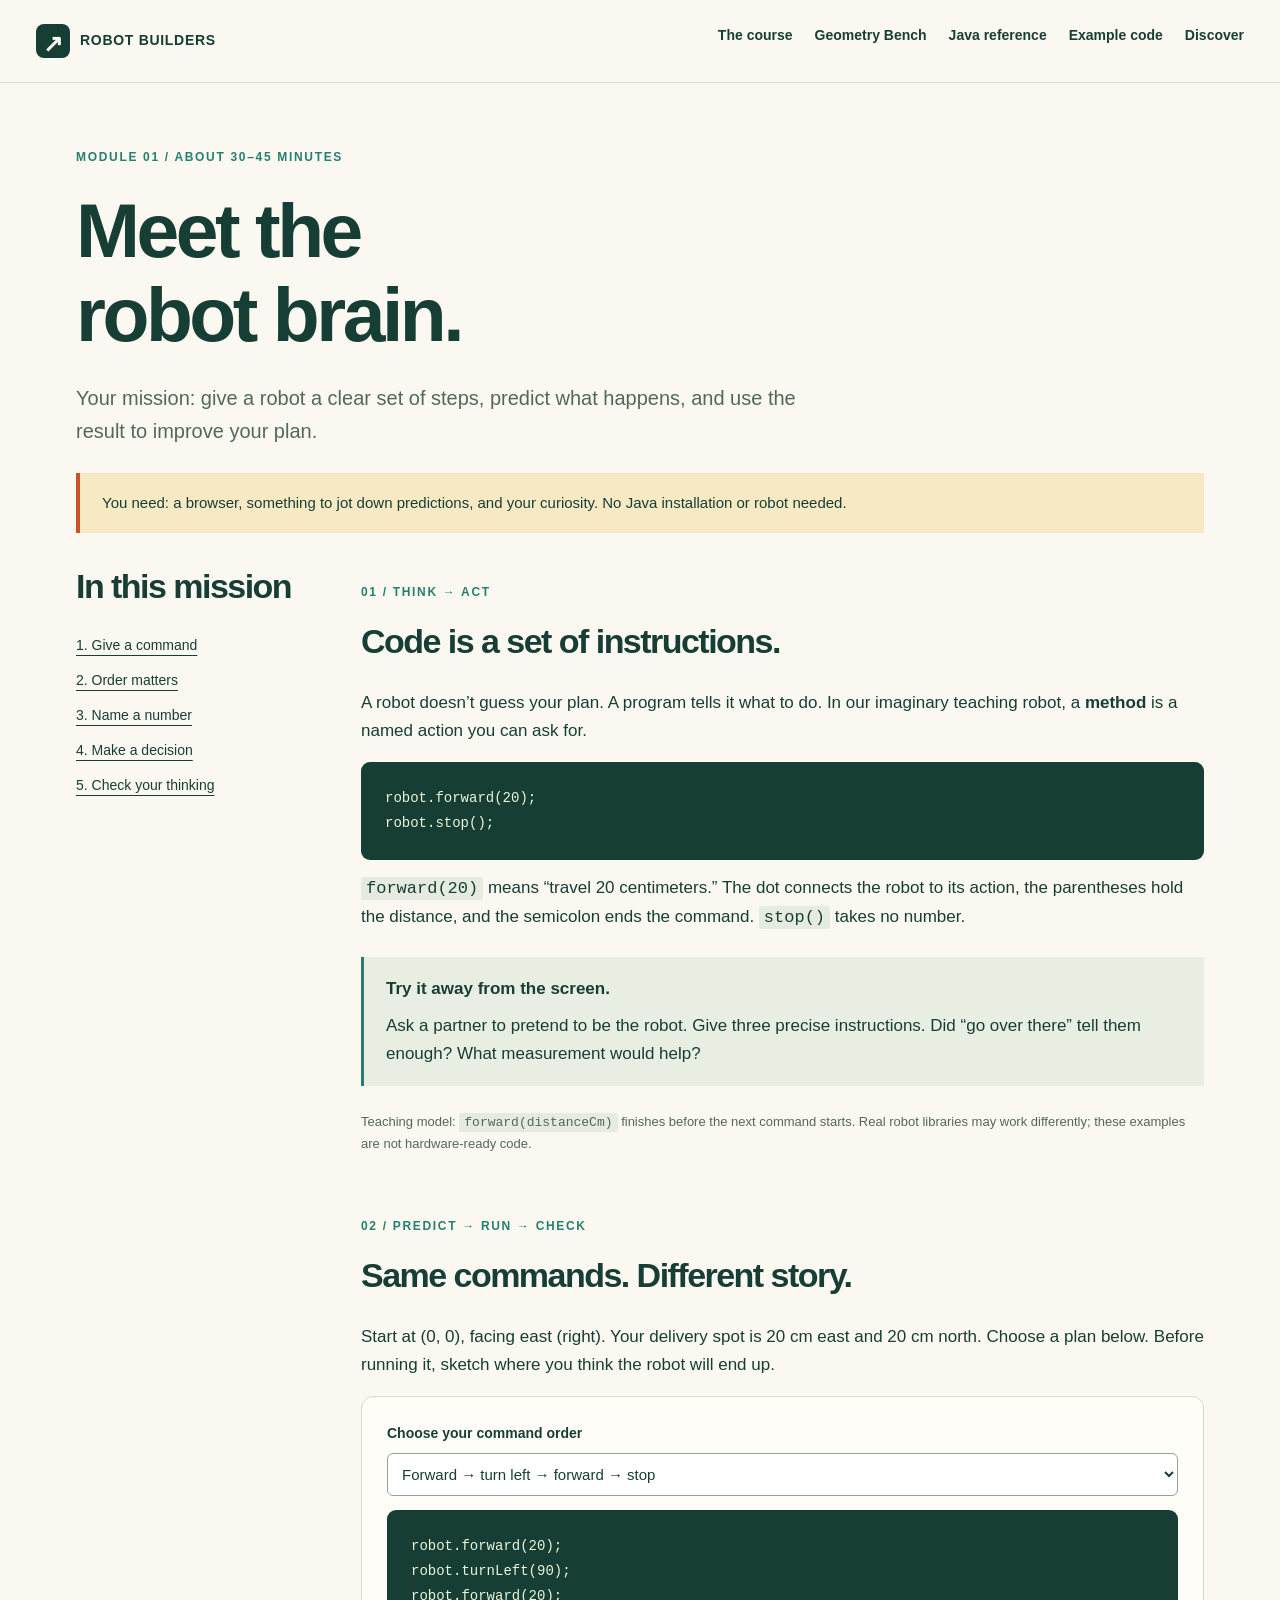
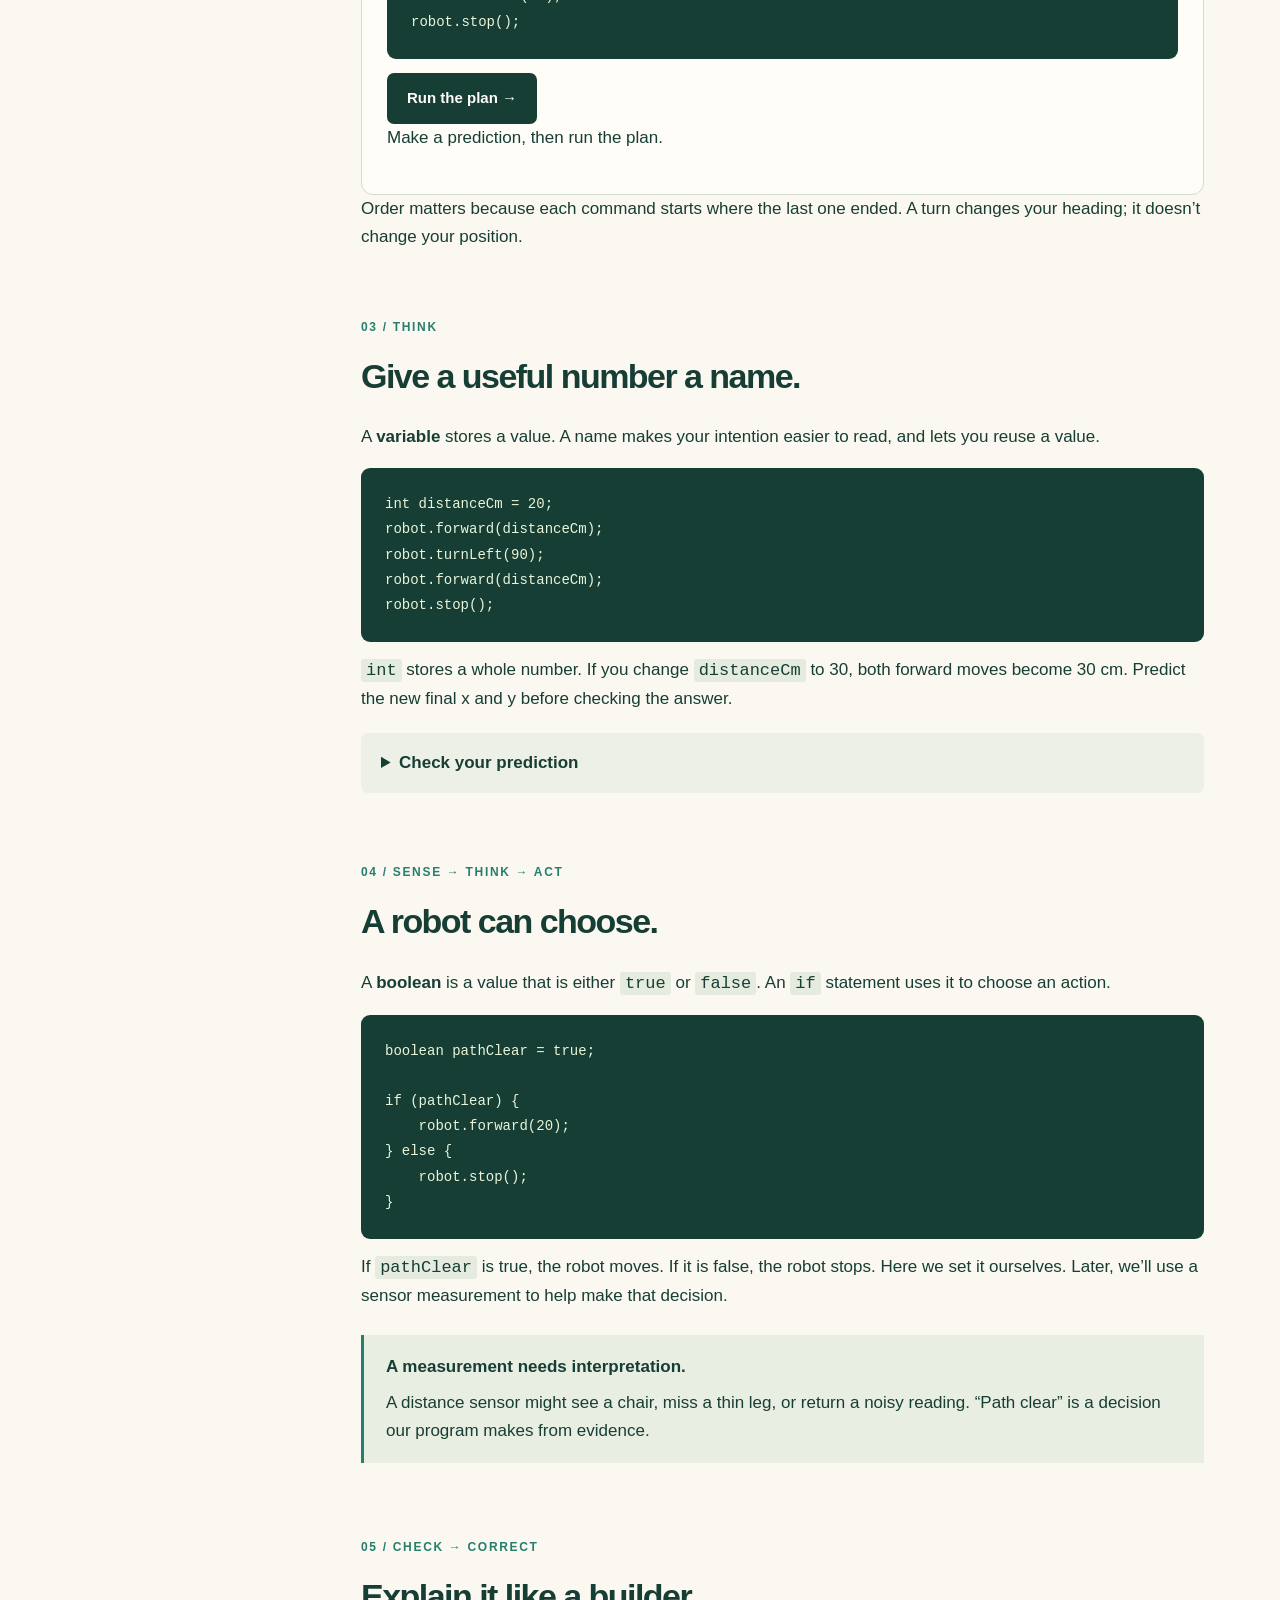
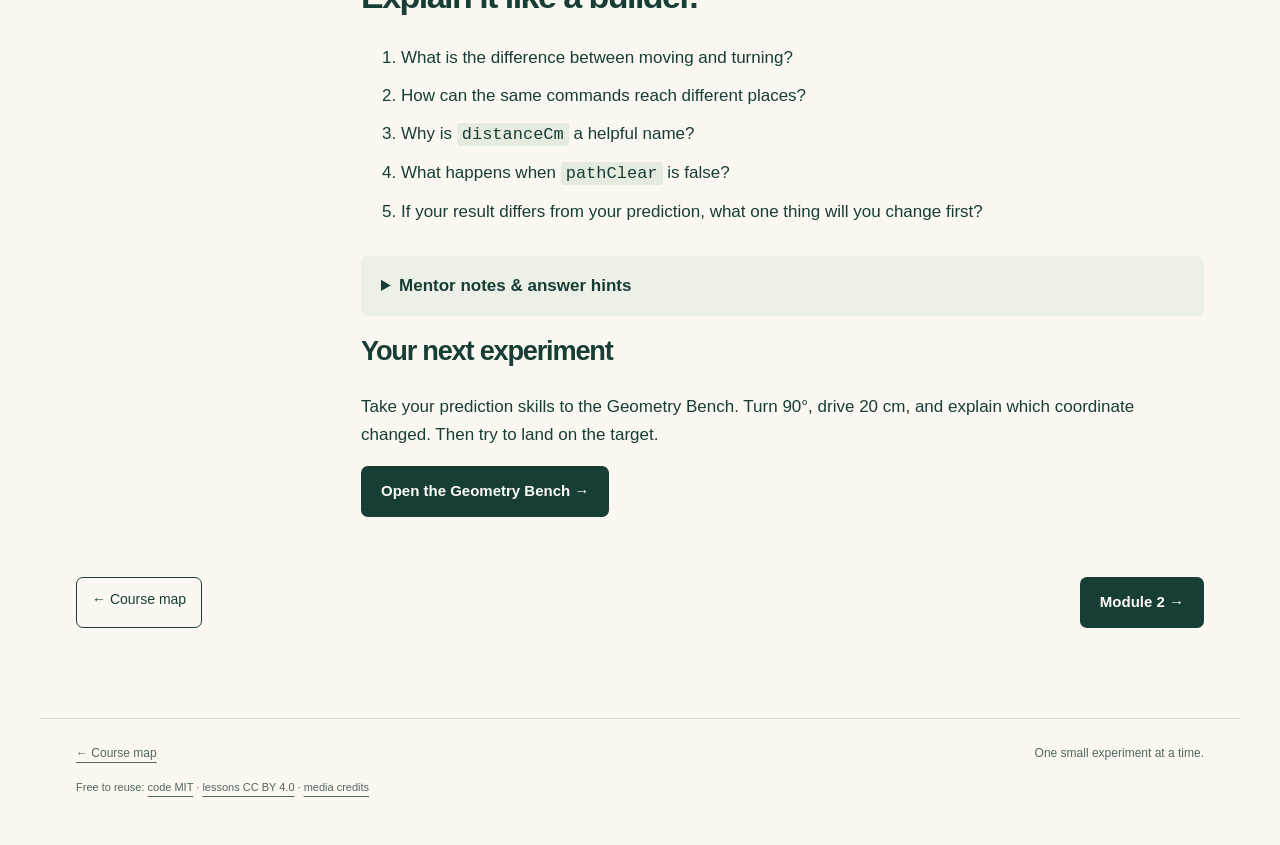
<file: module-1.html>
<!doctype html>
<html lang="en"><head><meta charset="utf-8"><meta name="viewport" content="width=device-width, initial-scale=1"><title>Module 1: Meet the Robot Brain · Robot Builders</title><link rel="stylesheet" href="assets/styles.css"><script src="assets/sequence.js" defer></script></head><body><a class="skip" href="#main">Skip to content</a><header class="site-header"><a class="brand" href="index.html"><span class="brand-mark" aria-hidden="true">↗</span> ROBOT BUILDERS</a><nav aria-label="Main navigation"><a href="course.html">The course</a><a href="geometry-bench.html">Geometry Bench</a><a href="java-reference.html">Java reference</a><a href="examples.html">Example code</a><a href="discover.html">Discover</a></nav></header>
<main id="main" class="wrap section lesson"><p class="eyebrow">MODULE 01 / ABOUT 30–45 MINUTES</p><h1>Meet the<br>robot brain.</h1><p class="lede">Your mission: give a robot a clear set of steps, predict what happens, and use the result to improve your plan.</p><div class="notice">You need: a browser, something to jot down predictions, and your curiosity. No Java installation or robot needed.</div>
<div class="lesson-layout"><aside class="lesson-nav"><h2>In this mission</h2><nav aria-label="Lesson sections"><a href="#commands">1. Give a command</a><a href="#sequence">2. Order matters</a><a href="#variables">3. Name a number</a><a href="#decisions">4. Make a decision</a><a href="#review">5. Check your thinking</a></nav></aside><div>
<section id="commands"><p class="eyebrow">01 / THINK → ACT</p><h2>Code is a set of instructions.</h2><p>A robot doesn’t guess your plan. A program tells it what to do. In our imaginary teaching robot, a <strong>method</strong> is a named action you can ask for.</p><pre><code>robot.forward(20);
robot.stop();</code></pre><p><code>forward(20)</code> means “travel 20 centimeters.” The dot connects the robot to its action, the parentheses hold the distance, and the semicolon ends the command. <code>stop()</code> takes no number.</p><div class="callout"><strong>Try it away from the screen.</strong><p>Ask a partner to pretend to be the robot. Give three precise instructions. Did “go over there” tell them enough? What measurement would help?</p></div><p class="small">Teaching model: <code>forward(distanceCm)</code> finishes before the next command starts. Real robot libraries may work differently; these examples are not hardware-ready code.</p></section>
<section id="sequence"><p class="eyebrow">02 / PREDICT → RUN → CHECK</p><h2>Same commands. Different story.</h2><p>Start at (0, 0), facing east (right). Your delivery spot is 20 cm east and 20 cm north. Choose a plan below. Before running it, sketch where you think the robot will end up.</p><div class="mini-bench"><label for="sequence-plan">Choose your command order</label><select id="sequence-plan"><option value="correct">Forward → turn left → forward → stop</option><option value="wrong">Turn left → forward → forward → stop</option></select><pre><code id="sequence-code">robot.forward(20);
robot.turnLeft(90);
robot.forward(20);
robot.stop();</code></pre><button id="run-sequence" class="button" type="button">Run the plan →</button><p id="sequence-result" role="status">Make a prediction, then run the plan.</p></div><p>Order matters because each command starts where the last one ended. A turn changes your heading; it doesn’t change your position.</p></section>
<section id="variables"><p class="eyebrow">03 / THINK</p><h2>Give a useful number a name.</h2><p>A <strong>variable</strong> stores a value. A name makes your intention easier to read, and lets you reuse a value.</p><pre><code>int distanceCm = 20;
robot.forward(distanceCm);
robot.turnLeft(90);
robot.forward(distanceCm);
robot.stop();</code></pre><p><code>int</code> stores a whole number. If you change <code>distanceCm</code> to 30, both forward moves become 30 cm. Predict the new final x and y before checking the answer.</p><details><summary>Check your prediction</summary><p>Starting at (0, 0), facing east: the first move reaches (30, 0). The left turn faces north. The second move reaches (30, 30).</p></details></section>
<section id="decisions"><p class="eyebrow">04 / SENSE → THINK → ACT</p><h2>A robot can choose.</h2><p>A <strong>boolean</strong> is a value that is either <code>true</code> or <code>false</code>. An <code>if</code> statement uses it to choose an action.</p><pre><code>boolean pathClear = true;

if (pathClear) {
    robot.forward(20);
} else {
    robot.stop();
}</code></pre><p>If <code>pathClear</code> is true, the robot moves. If it is false, the robot stops. Here we set it ourselves. Later, we’ll use a sensor measurement to help make that decision.</p><div class="callout"><strong>A measurement needs interpretation.</strong><p>A distance sensor might see a chair, miss a thin leg, or return a noisy reading. “Path clear” is a decision our program makes from evidence.</p></div></section>
<section id="review"><p class="eyebrow">05 / CHECK → CORRECT</p><h2>Explain it like a builder.</h2><ol class="checklist"><li>What is the difference between moving and turning?</li><li>How can the same commands reach different places?</li><li>Why is <code>distanceCm</code> a helpful name?</li><li>What happens when <code>pathClear</code> is false?</li><li>If your result differs from your prediction, what one thing will you change first?</li></ol><details><summary>Mentor notes & answer hints</summary><p>Moving changes position; turning changes heading. Command order changes the route. A named variable explains the value and makes it reusable. A false pathClear selects stop(). For debugging, compare the starting heading, order, and distances, then change one thing and test again.</p></details><h3>Your next experiment</h3><p>Take your prediction skills to the Geometry Bench. Turn 90°, drive 20 cm, and explain which coordinate changed. Then try to land on the target.</p><a class="button" href="geometry-bench.html">Open the Geometry Bench →</a></section>
</div></div><nav class="lesson-pagination" aria-label="Lesson navigation"><a class="secondary" href="course.html">← Course map</a><a class="button" href="module-2.html">Module 2 →</a></nav></main><footer class="wrap footer"><a href="course.html">← Course map</a><span>One small experiment at a time.</span><span class="license-note">Free to reuse: <a href="LICENSE">code MIT</a> · <a href="LICENSE-CONTENT.md">lessons CC BY 4.0</a> · <a href="THIRD-PARTY.md">media credits</a></span></footer></body></html>
</file>
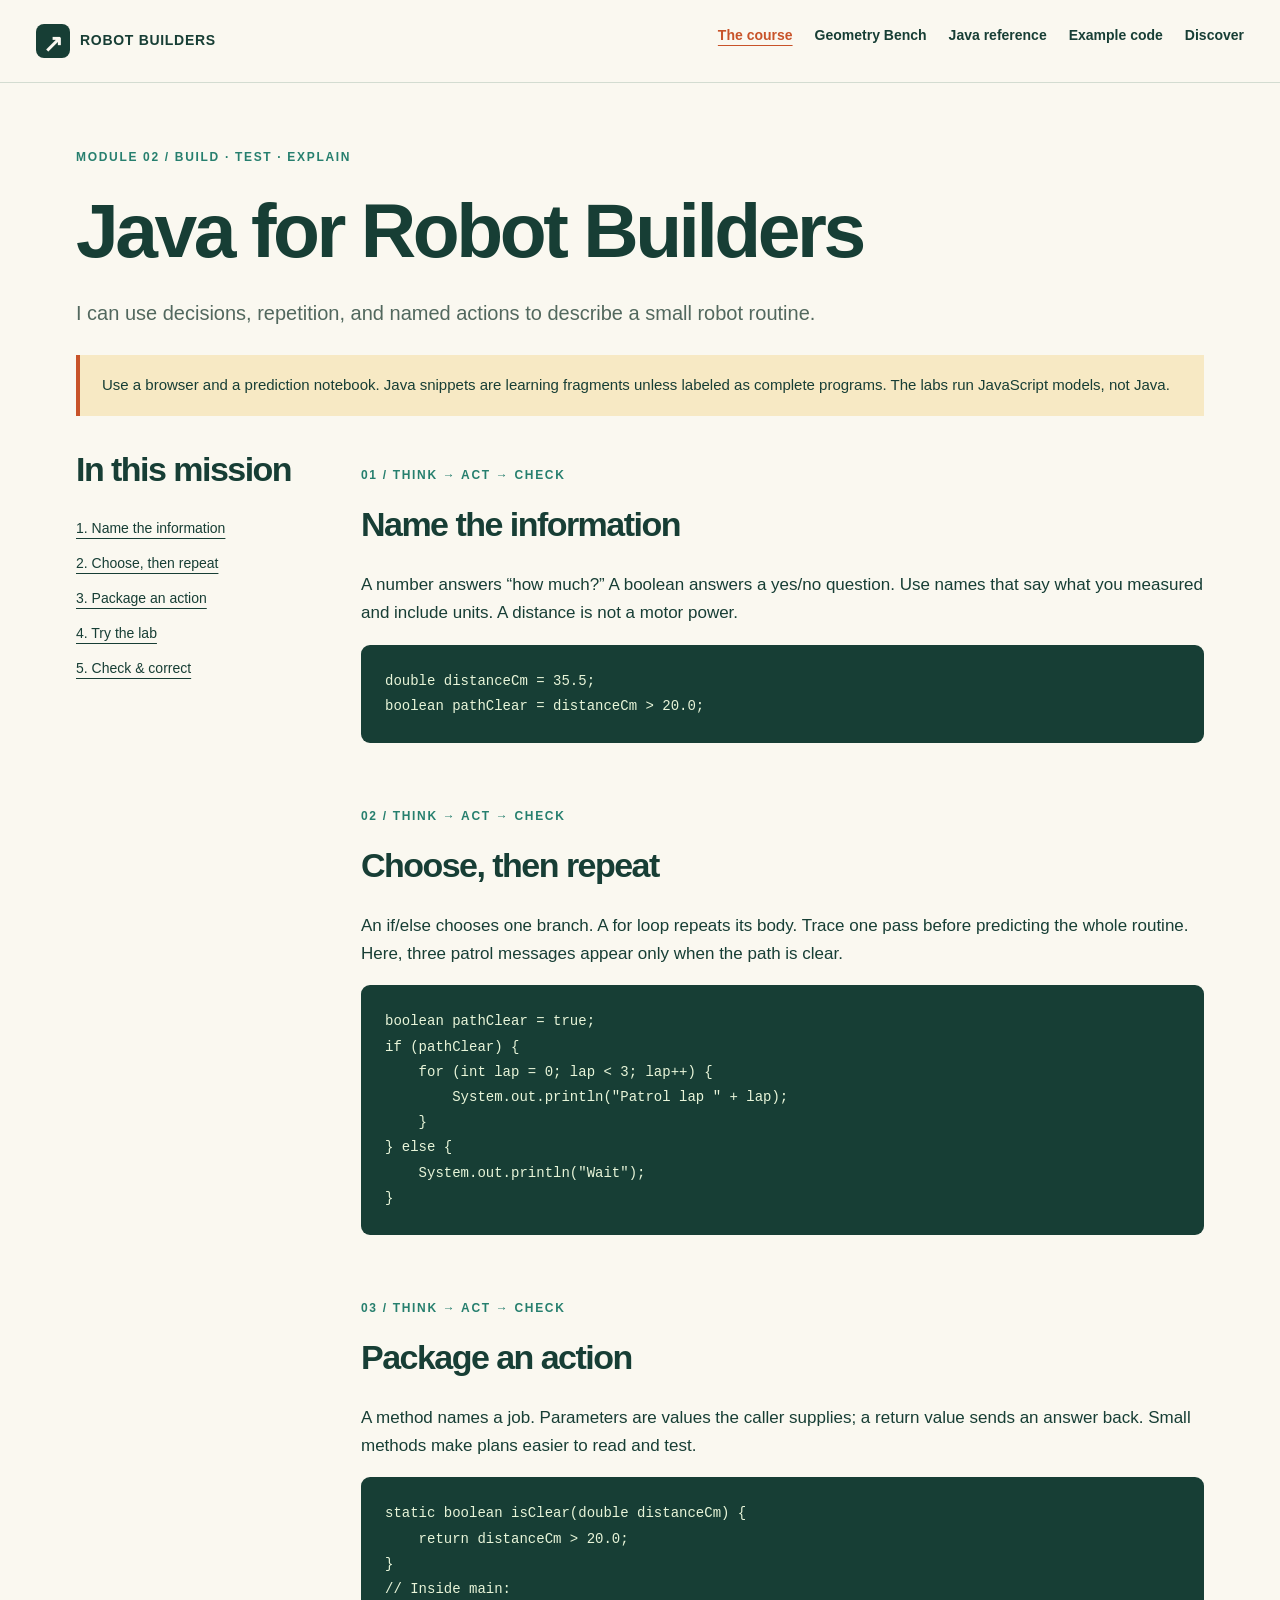
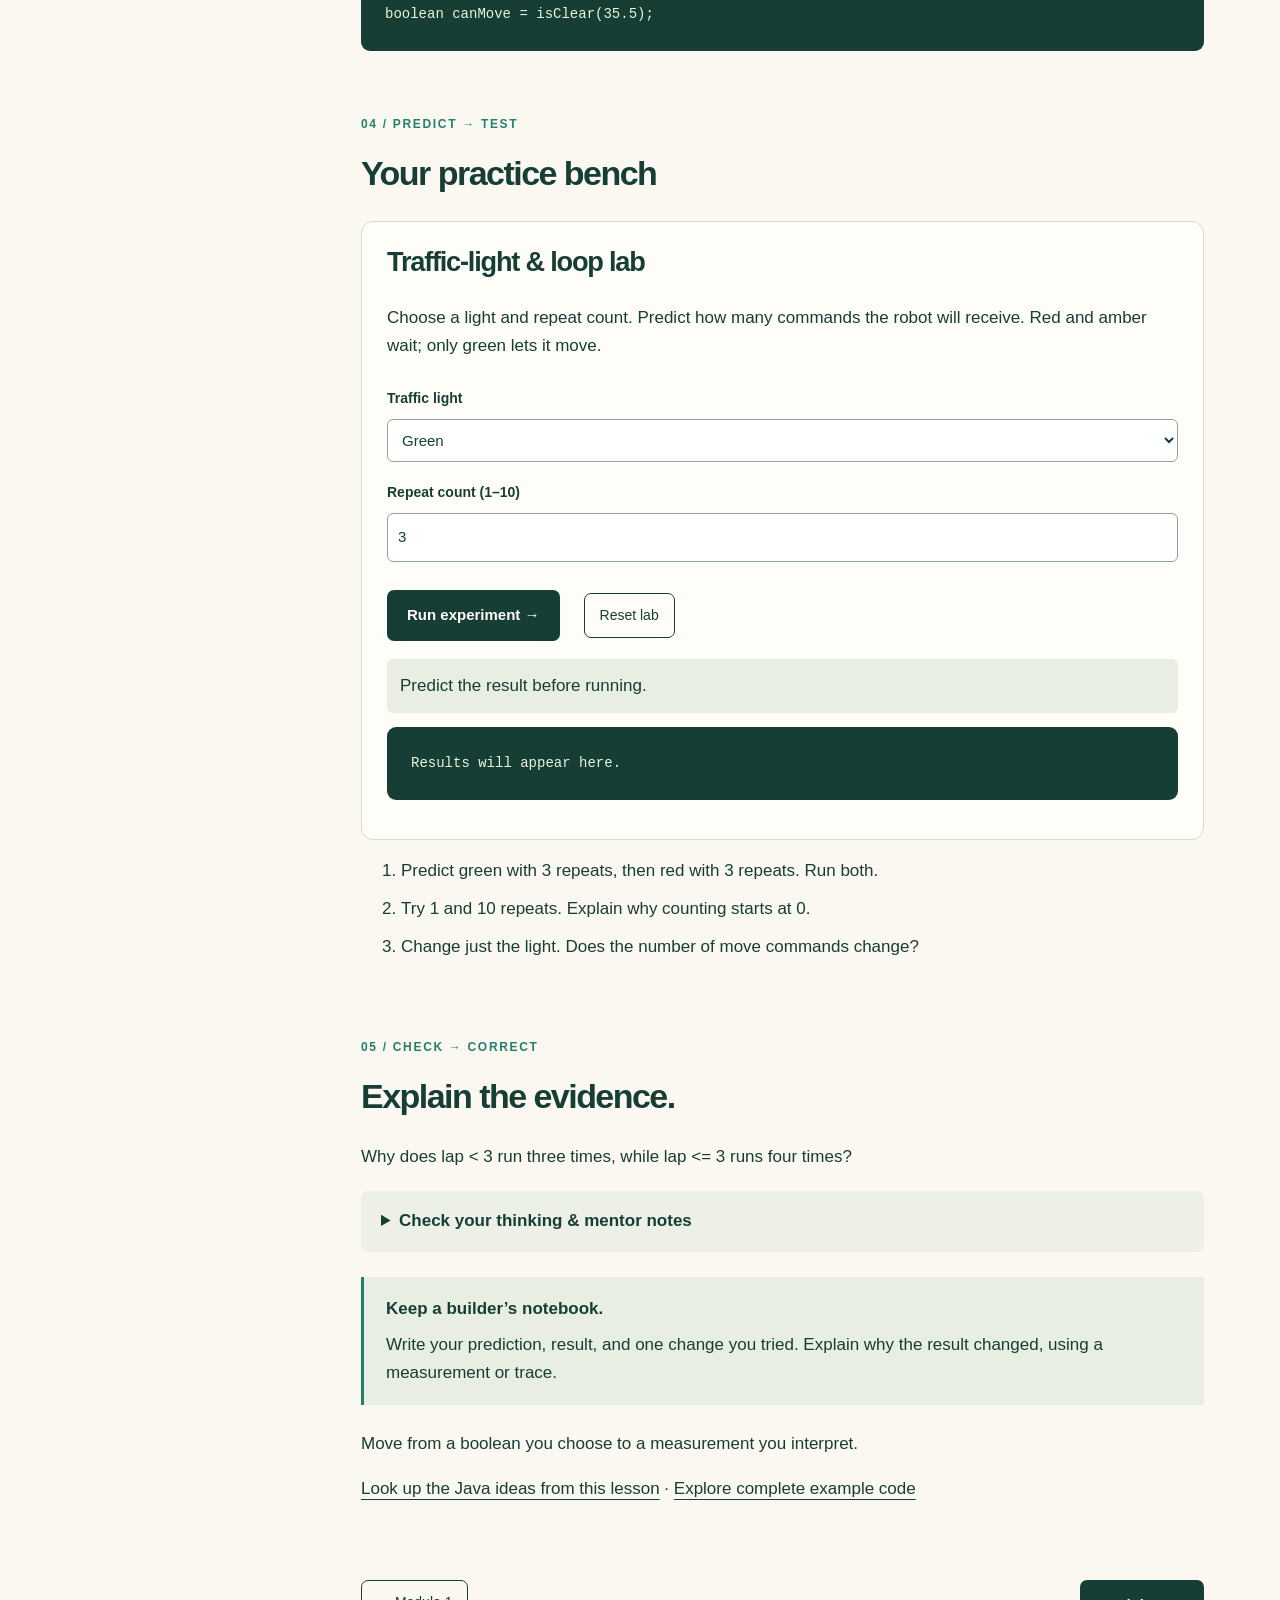
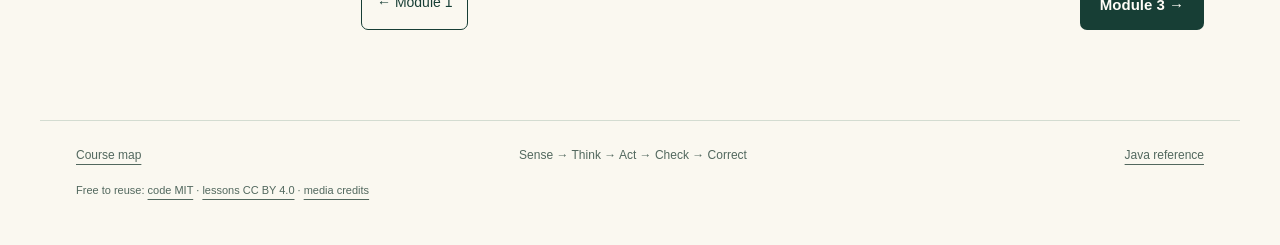
<file: module-2.html>
<!doctype html>
<html lang="en"><head><meta charset="utf-8"><meta name="viewport" content="width=device-width, initial-scale=1"><title>Java for Robot Builders · Robot Builders</title><link rel="stylesheet" href="assets/styles.css"><script src="assets/geometry.js" defer></script><script src="assets/lab-models.js" defer></script><script src="assets/labs.js" defer></script></head><body><a class="skip" href="#main">Skip to content</a><header class="site-header"><a class="brand" href="index.html"><span class="brand-mark" aria-hidden="true">↗</span> ROBOT BUILDERS</a><nav aria-label="Main navigation"><a href="course.html" aria-current="page">The course</a><a href="geometry-bench.html">Geometry Bench</a><a href="java-reference.html">Java reference</a><a href="examples.html">Example code</a><a href="discover.html">Discover</a></nav></header><main id="main" class="wrap section"><p class="eyebrow">MODULE 02 / BUILD · TEST · EXPLAIN</p><h1>Java for Robot Builders</h1><p class="lede">I can use decisions, repetition, and named actions to describe a small robot routine.</p><p class="notice">Use a browser and a prediction notebook. Java snippets are learning fragments unless labeled as complete programs. The labs run JavaScript models, not Java.</p><div class="lesson-layout"><aside class="lesson-nav"><h2>In this mission</h2><nav aria-label="Lesson sections"><a href="#idea-1">1. Name the information</a><a href="#idea-2">2. Choose, then repeat</a><a href="#idea-3">3. Package an action</a><a href="#practice">4. Try the lab</a><a href="#review">5. Check & correct</a></nav></aside><div><section id="idea-1"><p class="eyebrow">01 / THINK → ACT → CHECK</p><h2>Name the information</h2><p>A number answers “how much?” A boolean answers a yes/no question. Use names that say what you measured and include units. A distance is not a motor power.</p><pre><code>double distanceCm = 35.5;
boolean pathClear = distanceCm &gt; 20.0;</code></pre></section><section id="idea-2"><p class="eyebrow">02 / THINK → ACT → CHECK</p><h2>Choose, then repeat</h2><p>An if/else chooses one branch. A for loop repeats its body. Trace one pass before predicting the whole routine. Here, three patrol messages appear only when the path is clear.</p><pre><code>boolean pathClear = true;
if (pathClear) {
    for (int lap = 0; lap &lt; 3; lap++) {
        System.out.println(&quot;Patrol lap &quot; + lap);
    }
} else {
    System.out.println(&quot;Wait&quot;);
}</code></pre></section><section id="idea-3"><p class="eyebrow">03 / THINK → ACT → CHECK</p><h2>Package an action</h2><p>A method names a job. Parameters are values the caller supplies; a return value sends an answer back. Small methods make plans easier to read and test.</p><pre><code>static boolean isClear(double distanceCm) {
    return distanceCm &gt; 20.0;
}
// Inside main:
boolean canMove = isClear(35.5);</code></pre></section><section id="practice"><p class="eyebrow">04 / PREDICT → TEST</p><h2>Your practice bench</h2><div class="mini-bench" data-lab="2"><h3>Traffic-light & loop lab</h3><p>Choose a light and repeat count. Predict how many commands the robot will receive. Red and amber wait; only green lets it move.</p><form class="lab-form"><div class="lab-inputs"><label for="light">Traffic light</label><select id="light" name="light"><option value="green">Green</option><option value="amber">Amber</option><option value="red">Red</option></select><label for="repeats">Repeat count (1–10)</label><input id="repeats" name="repeats" type="number" min="1" max="10" step="1" value="3" required></div><div class="actions"><button type="submit" class="button">Run experiment →</button><button type="button" class="secondary lab-reset">Reset lab</button></div></form><p class="lab-status feedback" role="status">Predict the result before running.</p><pre class="lab-trace"><code>Results will appear here.</code></pre><noscript><p>Enable JavaScript for this lab. You can still trace the Java examples on paper.</p></noscript></div><ol class="checklist"><li>Predict green with 3 repeats, then red with 3 repeats. Run both.</li><li>Try 1 and 10 repeats. Explain why counting starts at 0.</li><li>Change just the light. Does the number of move commands change?</li></ol></section><section id="review"><p class="eyebrow">05 / CHECK → CORRECT</p><h2>Explain the evidence.</h2><p>Why does lap < 3 run three times, while lap <= 3 runs four times?</p><details><summary>Check your thinking & mentor notes</summary><p>lap takes 0, 1, 2 for < 3. With <= 3 it also takes 3. Count the values, not just the last number.</p></details><div class="callout"><strong>Keep a builder’s notebook.</strong><p>Write your prediction, result, and one change you tried. Explain why the result changed, using a measurement or trace.</p></div><p>Move from a boolean you choose to a measurement you interpret.</p><p><a href="java-reference.html#decisions">Look up the Java ideas from this lesson</a> · <a href="examples.html">Explore complete example code</a></p></section><nav class="lesson-pagination" aria-label="Lesson navigation"><a class="secondary" href="module-1.html">← Module 1</a><a class="button" href="module-3.html">Module 3 →</a></nav></div></div></main><footer class="wrap footer"><a href="course.html">Course map</a><span>Sense → Think → Act → Check → Correct</span><a href="java-reference.html">Java reference</a><span class="license-note">Free to reuse: <a href="LICENSE">code MIT</a> · <a href="LICENSE-CONTENT.md">lessons CC BY 4.0</a> · <a href="THIRD-PARTY.md">media credits</a></span></footer></body></html>
</file>
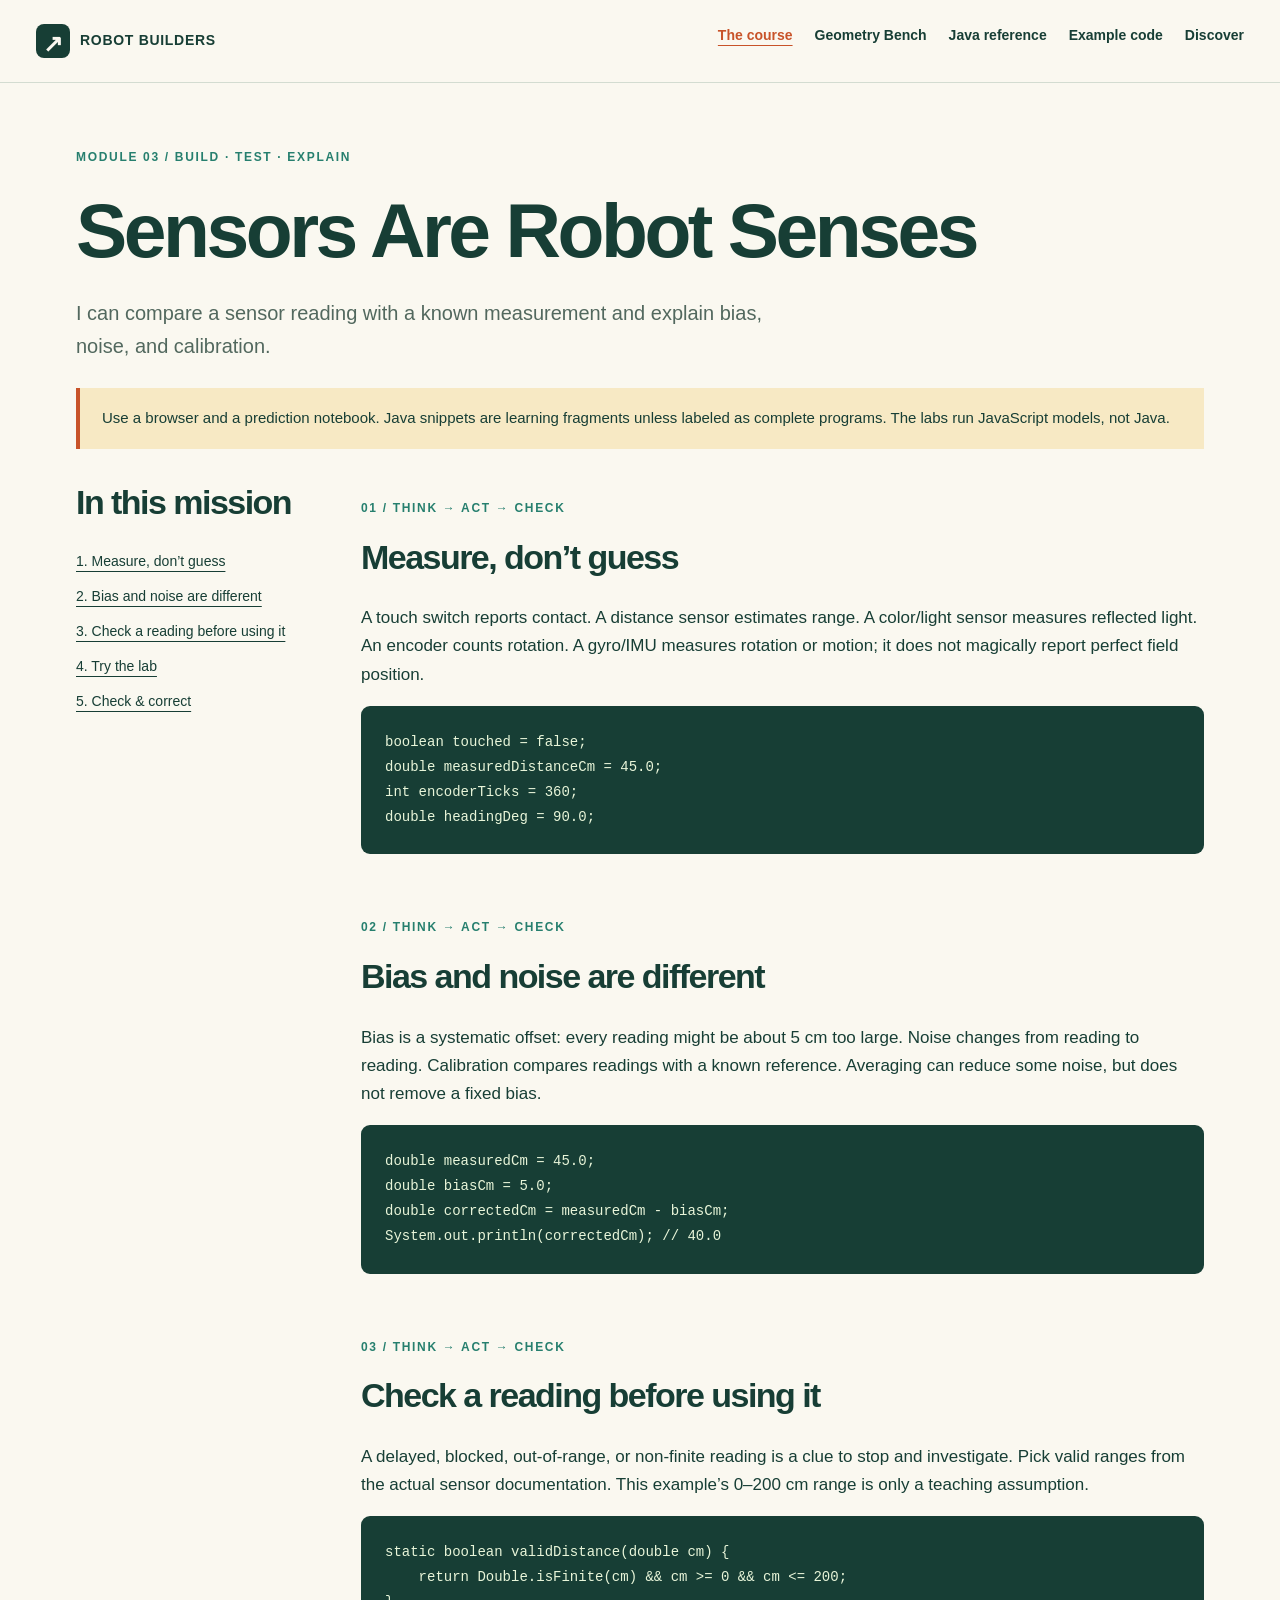
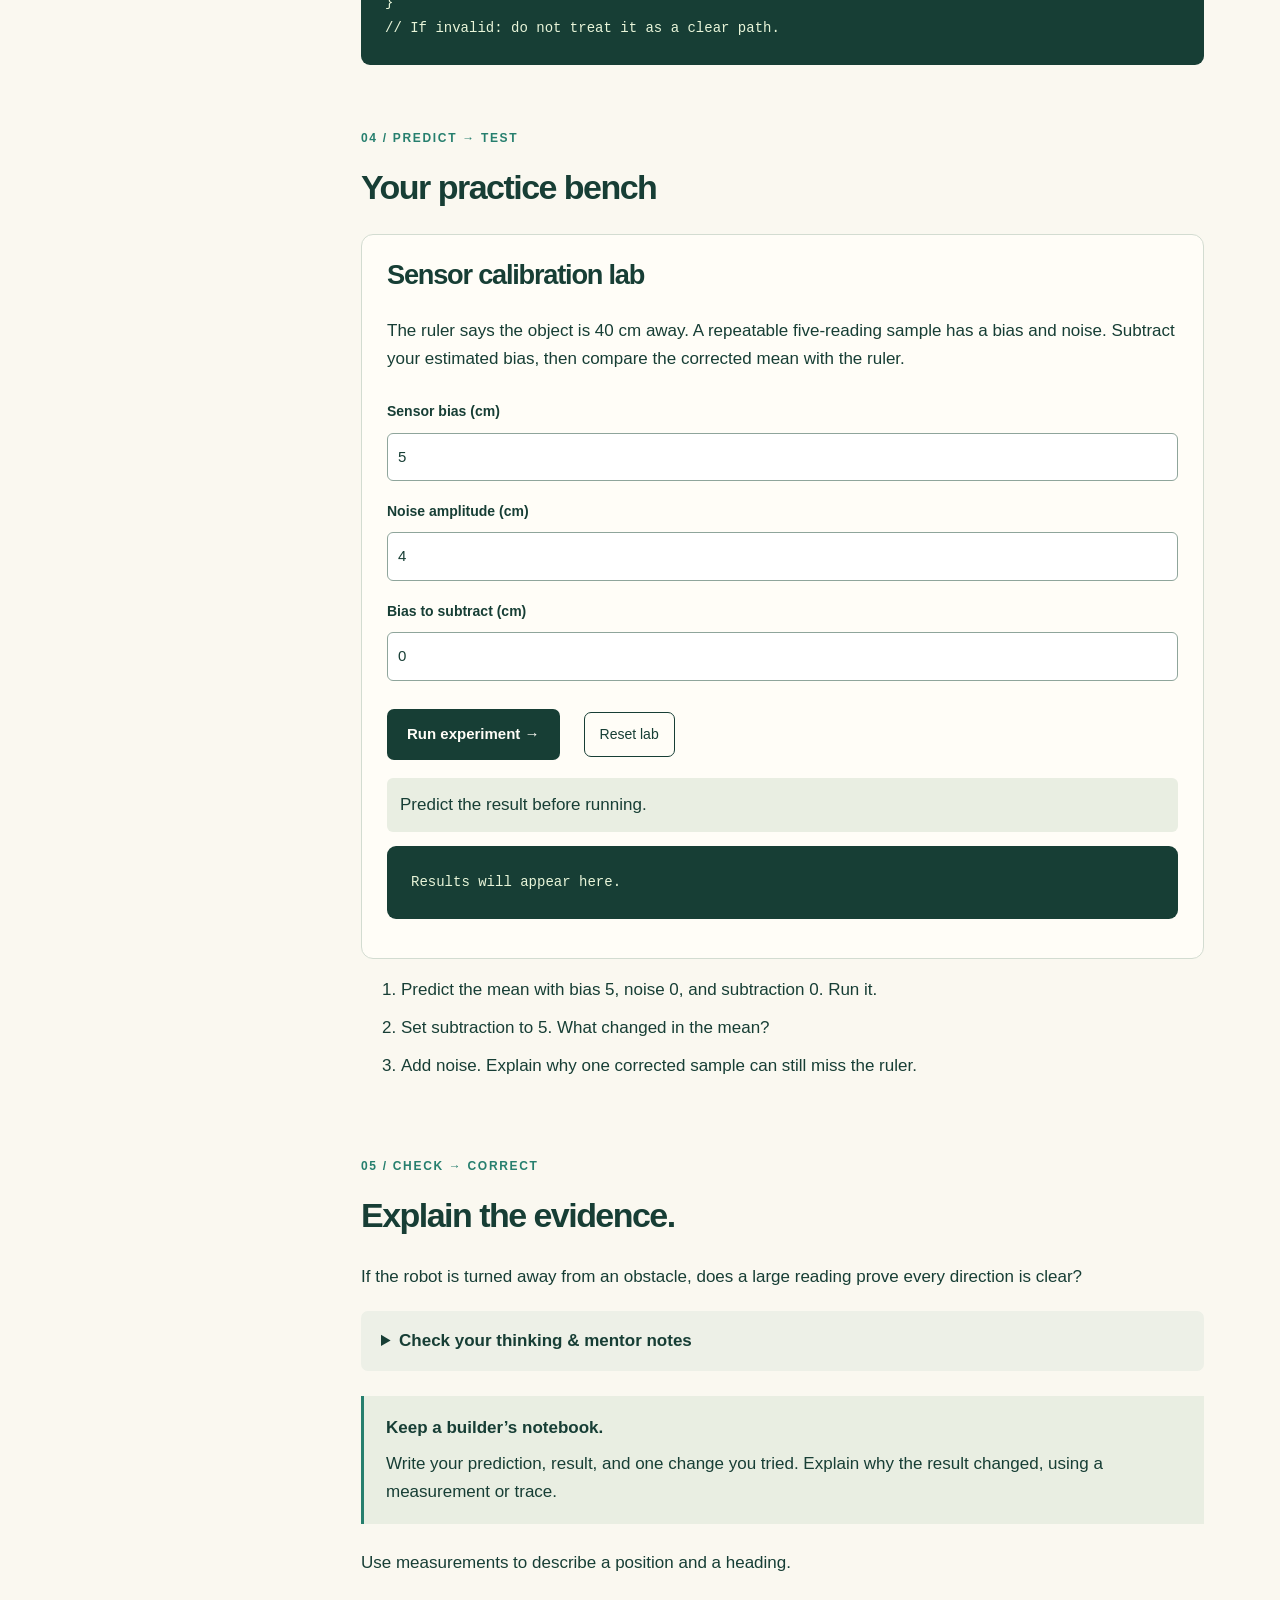
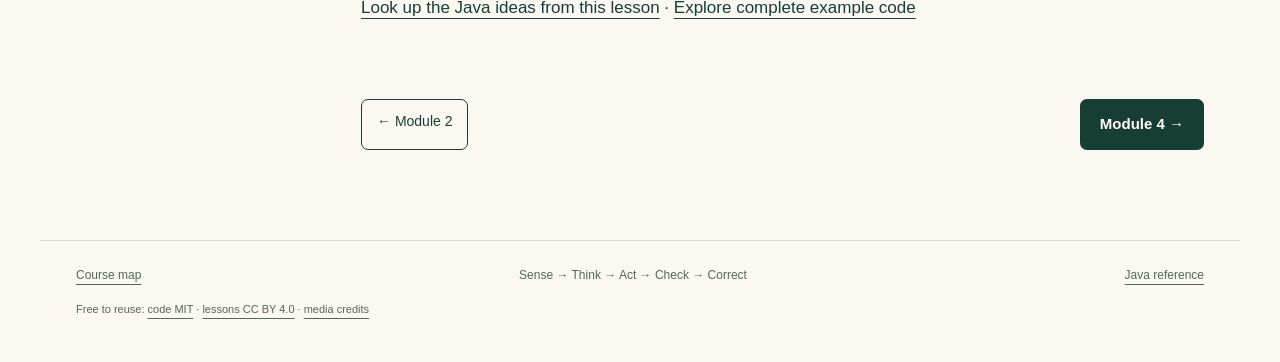
<file: module-3.html>
<!doctype html>
<html lang="en"><head><meta charset="utf-8"><meta name="viewport" content="width=device-width, initial-scale=1"><title>Sensors Are Robot Senses · Robot Builders</title><link rel="stylesheet" href="assets/styles.css"><script src="assets/geometry.js" defer></script><script src="assets/lab-models.js" defer></script><script src="assets/labs.js" defer></script></head><body><a class="skip" href="#main">Skip to content</a><header class="site-header"><a class="brand" href="index.html"><span class="brand-mark" aria-hidden="true">↗</span> ROBOT BUILDERS</a><nav aria-label="Main navigation"><a href="course.html" aria-current="page">The course</a><a href="geometry-bench.html">Geometry Bench</a><a href="java-reference.html">Java reference</a><a href="examples.html">Example code</a><a href="discover.html">Discover</a></nav></header><main id="main" class="wrap section"><p class="eyebrow">MODULE 03 / BUILD · TEST · EXPLAIN</p><h1>Sensors Are Robot Senses</h1><p class="lede">I can compare a sensor reading with a known measurement and explain bias, noise, and calibration.</p><p class="notice">Use a browser and a prediction notebook. Java snippets are learning fragments unless labeled as complete programs. The labs run JavaScript models, not Java.</p><div class="lesson-layout"><aside class="lesson-nav"><h2>In this mission</h2><nav aria-label="Lesson sections"><a href="#idea-1">1. Measure, don’t guess</a><a href="#idea-2">2. Bias and noise are different</a><a href="#idea-3">3. Check a reading before using it</a><a href="#practice">4. Try the lab</a><a href="#review">5. Check & correct</a></nav></aside><div><section id="idea-1"><p class="eyebrow">01 / THINK → ACT → CHECK</p><h2>Measure, don’t guess</h2><p>A touch switch reports contact. A distance sensor estimates range. A color/light sensor measures reflected light. An encoder counts rotation. A gyro/IMU measures rotation or motion; it does not magically report perfect field position.</p><pre><code>boolean touched = false;
double measuredDistanceCm = 45.0;
int encoderTicks = 360;
double headingDeg = 90.0;</code></pre></section><section id="idea-2"><p class="eyebrow">02 / THINK → ACT → CHECK</p><h2>Bias and noise are different</h2><p>Bias is a systematic offset: every reading might be about 5 cm too large. Noise changes from reading to reading. Calibration compares readings with a known reference. Averaging can reduce some noise, but does not remove a fixed bias.</p><pre><code>double measuredCm = 45.0;
double biasCm = 5.0;
double correctedCm = measuredCm - biasCm;
System.out.println(correctedCm); // 40.0</code></pre></section><section id="idea-3"><p class="eyebrow">03 / THINK → ACT → CHECK</p><h2>Check a reading before using it</h2><p>A delayed, blocked, out-of-range, or non-finite reading is a clue to stop and investigate. Pick valid ranges from the actual sensor documentation. This example’s 0–200 cm range is only a teaching assumption.</p><pre><code>static boolean validDistance(double cm) {
    return Double.isFinite(cm) &amp;&amp; cm &gt;= 0 &amp;&amp; cm &lt;= 200;
}
// If invalid: do not treat it as a clear path.</code></pre></section><section id="practice"><p class="eyebrow">04 / PREDICT → TEST</p><h2>Your practice bench</h2><div class="mini-bench" data-lab="3"><h3>Sensor calibration lab</h3><p>The ruler says the object is 40 cm away. A repeatable five-reading sample has a bias and noise. Subtract your estimated bias, then compare the corrected mean with the ruler.</p><form class="lab-form"><div class="lab-inputs"><label for="bias">Sensor bias (cm)</label><input id="bias" name="bias" type="number" min="-20" max="20" step="any" value="5" required><label for="noise">Noise amplitude (cm)</label><input id="noise" name="noise" type="number" min="0" max="20" step="any" value="4" required><label for="calibration">Bias to subtract (cm)</label><input id="calibration" name="calibration" type="number" min="-20" max="20" step="any" value="0" required></div><div class="actions"><button type="submit" class="button">Run experiment →</button><button type="button" class="secondary lab-reset">Reset lab</button></div></form><p class="lab-status feedback" role="status">Predict the result before running.</p><pre class="lab-trace"><code>Results will appear here.</code></pre><noscript><p>Enable JavaScript for this lab. You can still trace the Java examples on paper.</p></noscript></div><ol class="checklist"><li>Predict the mean with bias 5, noise 0, and subtraction 0. Run it.</li><li>Set subtraction to 5. What changed in the mean?</li><li>Add noise. Explain why one corrected sample can still miss the ruler.</li></ol></section><section id="review"><p class="eyebrow">05 / CHECK → CORRECT</p><h2>Explain the evidence.</h2><p>If the robot is turned away from an obstacle, does a large reading prove every direction is clear?</p><details><summary>Check your thinking & mentor notes</summary><p>No. A sensor sees only what its placement and sensing area allow. The program needs evidence relevant to the planned movement.</p></details><div class="callout"><strong>Keep a builder’s notebook.</strong><p>Write your prediction, result, and one change you tried. Explain why the result changed, using a measurement or trace.</p></div><p>Use measurements to describe a position and a heading.</p><p><a href="java-reference.html#sensors">Look up the Java ideas from this lesson</a> · <a href="examples.html">Explore complete example code</a></p></section><nav class="lesson-pagination" aria-label="Lesson navigation"><a class="secondary" href="module-2.html">← Module 2</a><a class="button" href="module-4.html">Module 4 →</a></nav></div></div></main><footer class="wrap footer"><a href="course.html">Course map</a><span>Sense → Think → Act → Check → Correct</span><a href="java-reference.html">Java reference</a><span class="license-note">Free to reuse: <a href="LICENSE">code MIT</a> · <a href="LICENSE-CONTENT.md">lessons CC BY 4.0</a> · <a href="THIRD-PARTY.md">media credits</a></span></footer></body></html>
</file>
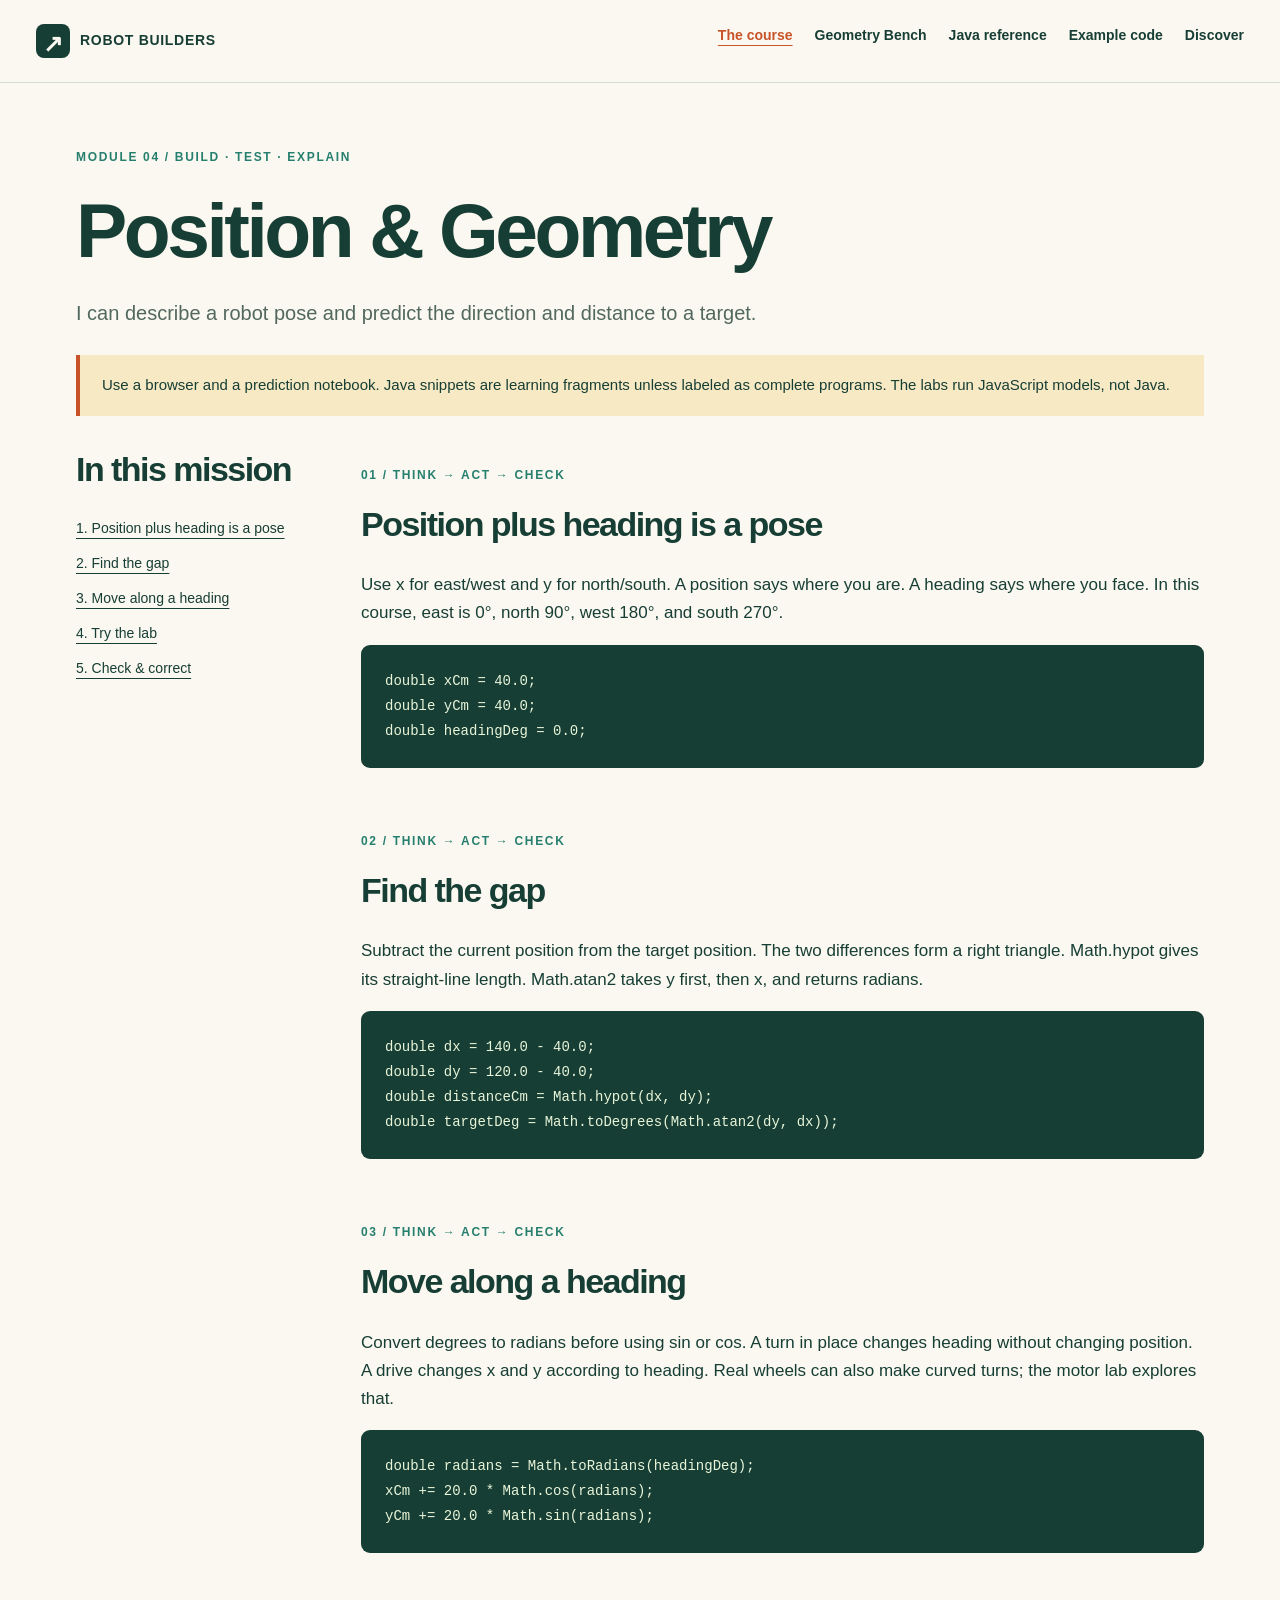
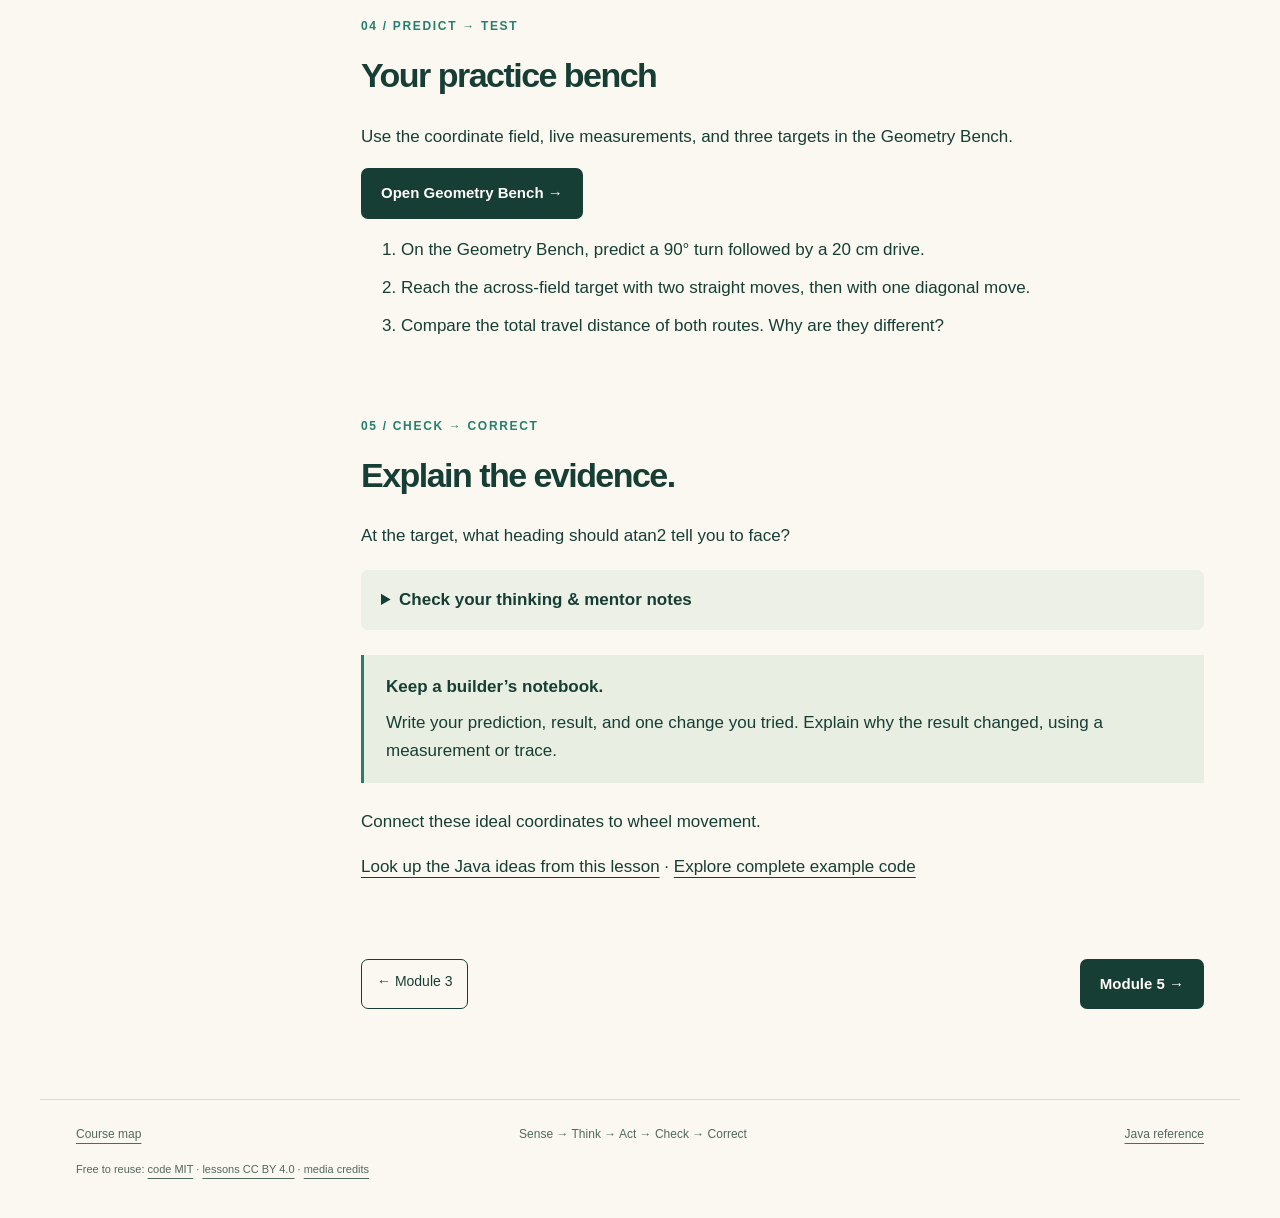
<file: module-4.html>
<!doctype html>
<html lang="en"><head><meta charset="utf-8"><meta name="viewport" content="width=device-width, initial-scale=1"><title>Position &amp; Geometry · Robot Builders</title><link rel="stylesheet" href="assets/styles.css"><script src="assets/geometry.js" defer></script><script src="assets/lab-models.js" defer></script><script src="assets/labs.js" defer></script></head><body><a class="skip" href="#main">Skip to content</a><header class="site-header"><a class="brand" href="index.html"><span class="brand-mark" aria-hidden="true">↗</span> ROBOT BUILDERS</a><nav aria-label="Main navigation"><a href="course.html" aria-current="page">The course</a><a href="geometry-bench.html">Geometry Bench</a><a href="java-reference.html">Java reference</a><a href="examples.html">Example code</a><a href="discover.html">Discover</a></nav></header><main id="main" class="wrap section"><p class="eyebrow">MODULE 04 / BUILD · TEST · EXPLAIN</p><h1>Position & Geometry</h1><p class="lede">I can describe a robot pose and predict the direction and distance to a target.</p><p class="notice">Use a browser and a prediction notebook. Java snippets are learning fragments unless labeled as complete programs. The labs run JavaScript models, not Java.</p><div class="lesson-layout"><aside class="lesson-nav"><h2>In this mission</h2><nav aria-label="Lesson sections"><a href="#idea-1">1. Position plus heading is a pose</a><a href="#idea-2">2. Find the gap</a><a href="#idea-3">3. Move along a heading</a><a href="#practice">4. Try the lab</a><a href="#review">5. Check & correct</a></nav></aside><div><section id="idea-1"><p class="eyebrow">01 / THINK → ACT → CHECK</p><h2>Position plus heading is a pose</h2><p>Use x for east/west and y for north/south. A position says where you are. A heading says where you face. In this course, east is 0°, north 90°, west 180°, and south 270°.</p><pre><code>double xCm = 40.0;
double yCm = 40.0;
double headingDeg = 0.0;</code></pre></section><section id="idea-2"><p class="eyebrow">02 / THINK → ACT → CHECK</p><h2>Find the gap</h2><p>Subtract the current position from the target position. The two differences form a right triangle. Math.hypot gives its straight-line length. Math.atan2 takes y first, then x, and returns radians.</p><pre><code>double dx = 140.0 - 40.0;
double dy = 120.0 - 40.0;
double distanceCm = Math.hypot(dx, dy);
double targetDeg = Math.toDegrees(Math.atan2(dy, dx));</code></pre></section><section id="idea-3"><p class="eyebrow">03 / THINK → ACT → CHECK</p><h2>Move along a heading</h2><p>Convert degrees to radians before using sin or cos. A turn in place changes heading without changing position. A drive changes x and y according to heading. Real wheels can also make curved turns; the motor lab explores that.</p><pre><code>double radians = Math.toRadians(headingDeg);
xCm += 20.0 * Math.cos(radians);
yCm += 20.0 * Math.sin(radians);</code></pre></section><section id="practice"><p class="eyebrow">04 / PREDICT → TEST</p><h2>Your practice bench</h2><p>Use the coordinate field, live measurements, and three targets in the Geometry Bench.</p><a class="button" href="geometry-bench.html">Open Geometry Bench →</a><ol class="checklist"><li>On the Geometry Bench, predict a 90° turn followed by a 20 cm drive.</li><li>Reach the across-field target with two straight moves, then with one diagonal move.</li><li>Compare the total travel distance of both routes. Why are they different?</li></ol></section><section id="review"><p class="eyebrow">05 / CHECK → CORRECT</p><h2>Explain the evidence.</h2><p>At the target, what heading should atan2 tell you to face?</p><details><summary>Check your thinking & mentor notes</summary><p>When both differences are zero there is no direction to the target. Check distance first and stop; keep your current heading.</p></details><div class="callout"><strong>Keep a builder’s notebook.</strong><p>Write your prediction, result, and one change you tried. Explain why the result changed, using a measurement or trace.</p></div><p>Connect these ideal coordinates to wheel movement.</p><p><a href="java-reference.html#geometry">Look up the Java ideas from this lesson</a> · <a href="examples.html">Explore complete example code</a></p></section><nav class="lesson-pagination" aria-label="Lesson navigation"><a class="secondary" href="module-3.html">← Module 3</a><a class="button" href="module-5.html">Module 5 →</a></nav></div></div></main><footer class="wrap footer"><a href="course.html">Course map</a><span>Sense → Think → Act → Check → Correct</span><a href="java-reference.html">Java reference</a><span class="license-note">Free to reuse: <a href="LICENSE">code MIT</a> · <a href="LICENSE-CONTENT.md">lessons CC BY 4.0</a> · <a href="THIRD-PARTY.md">media credits</a></span></footer></body></html>
</file>
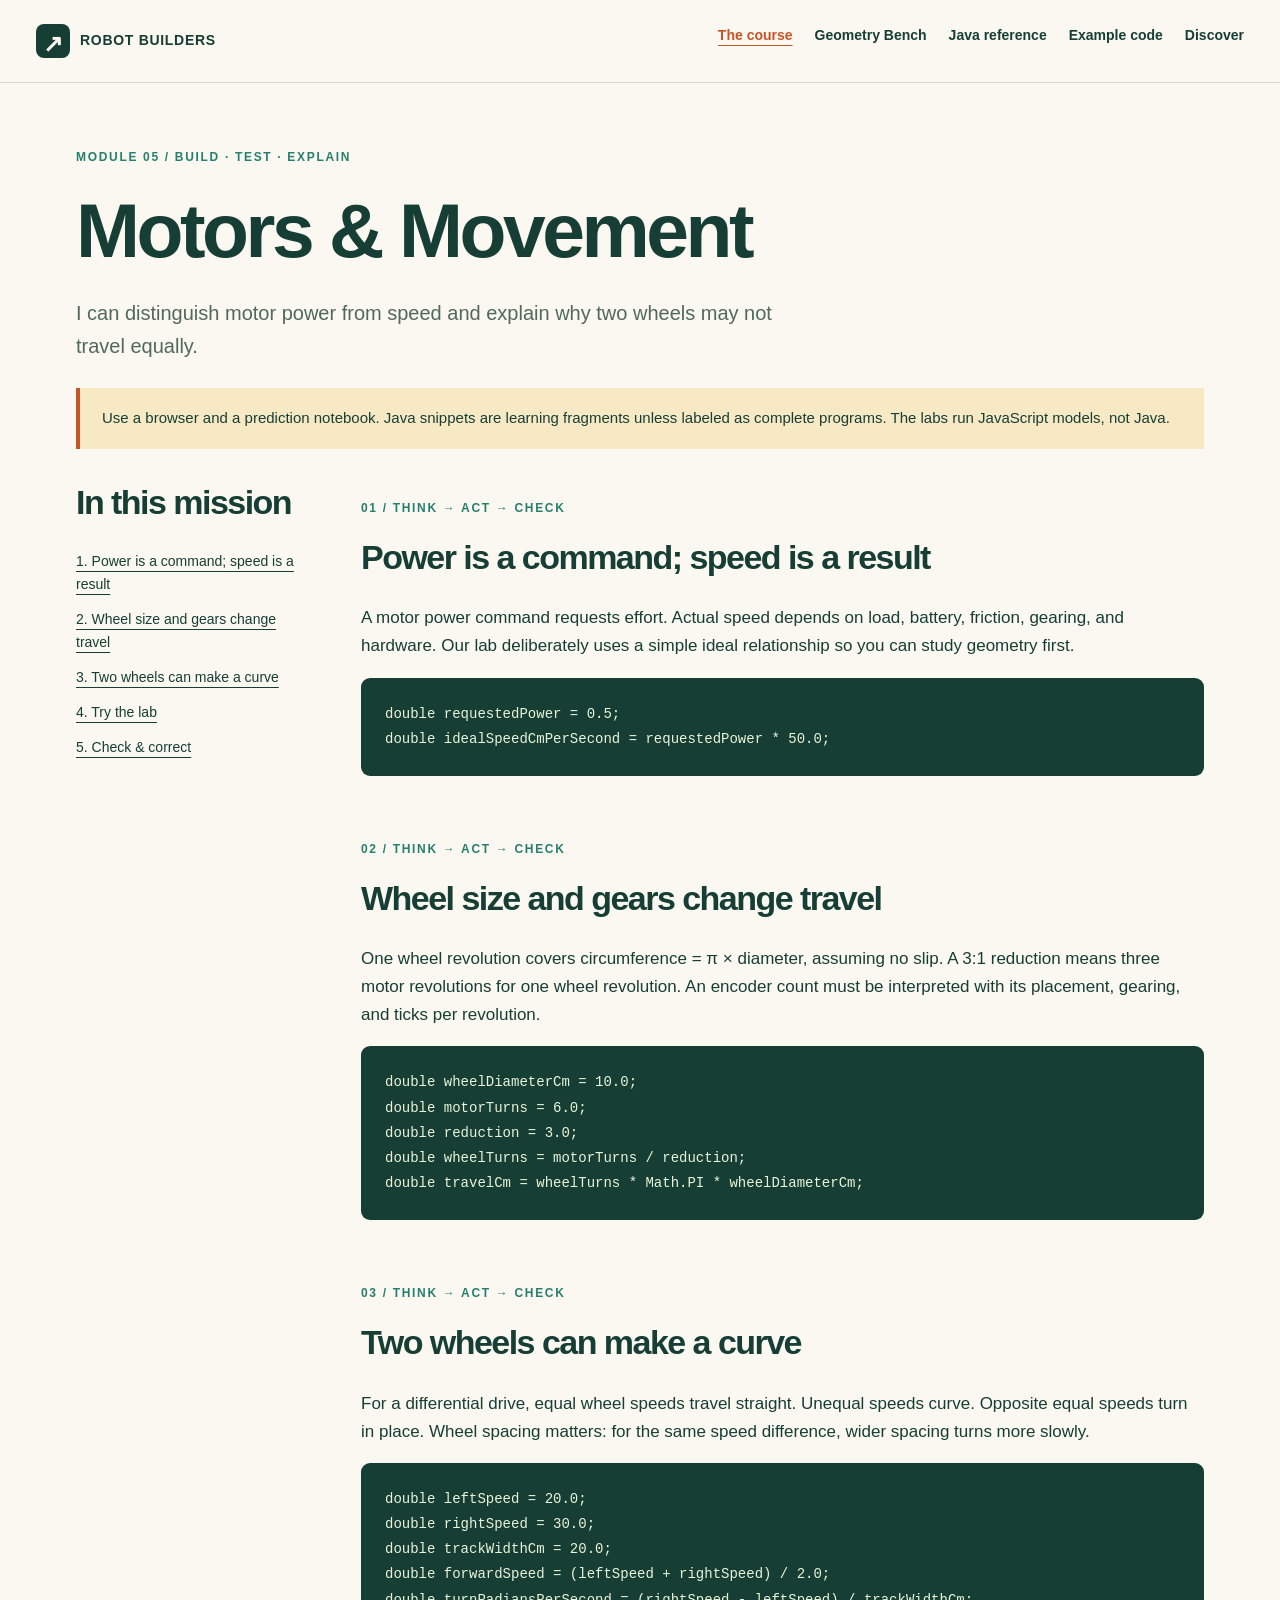
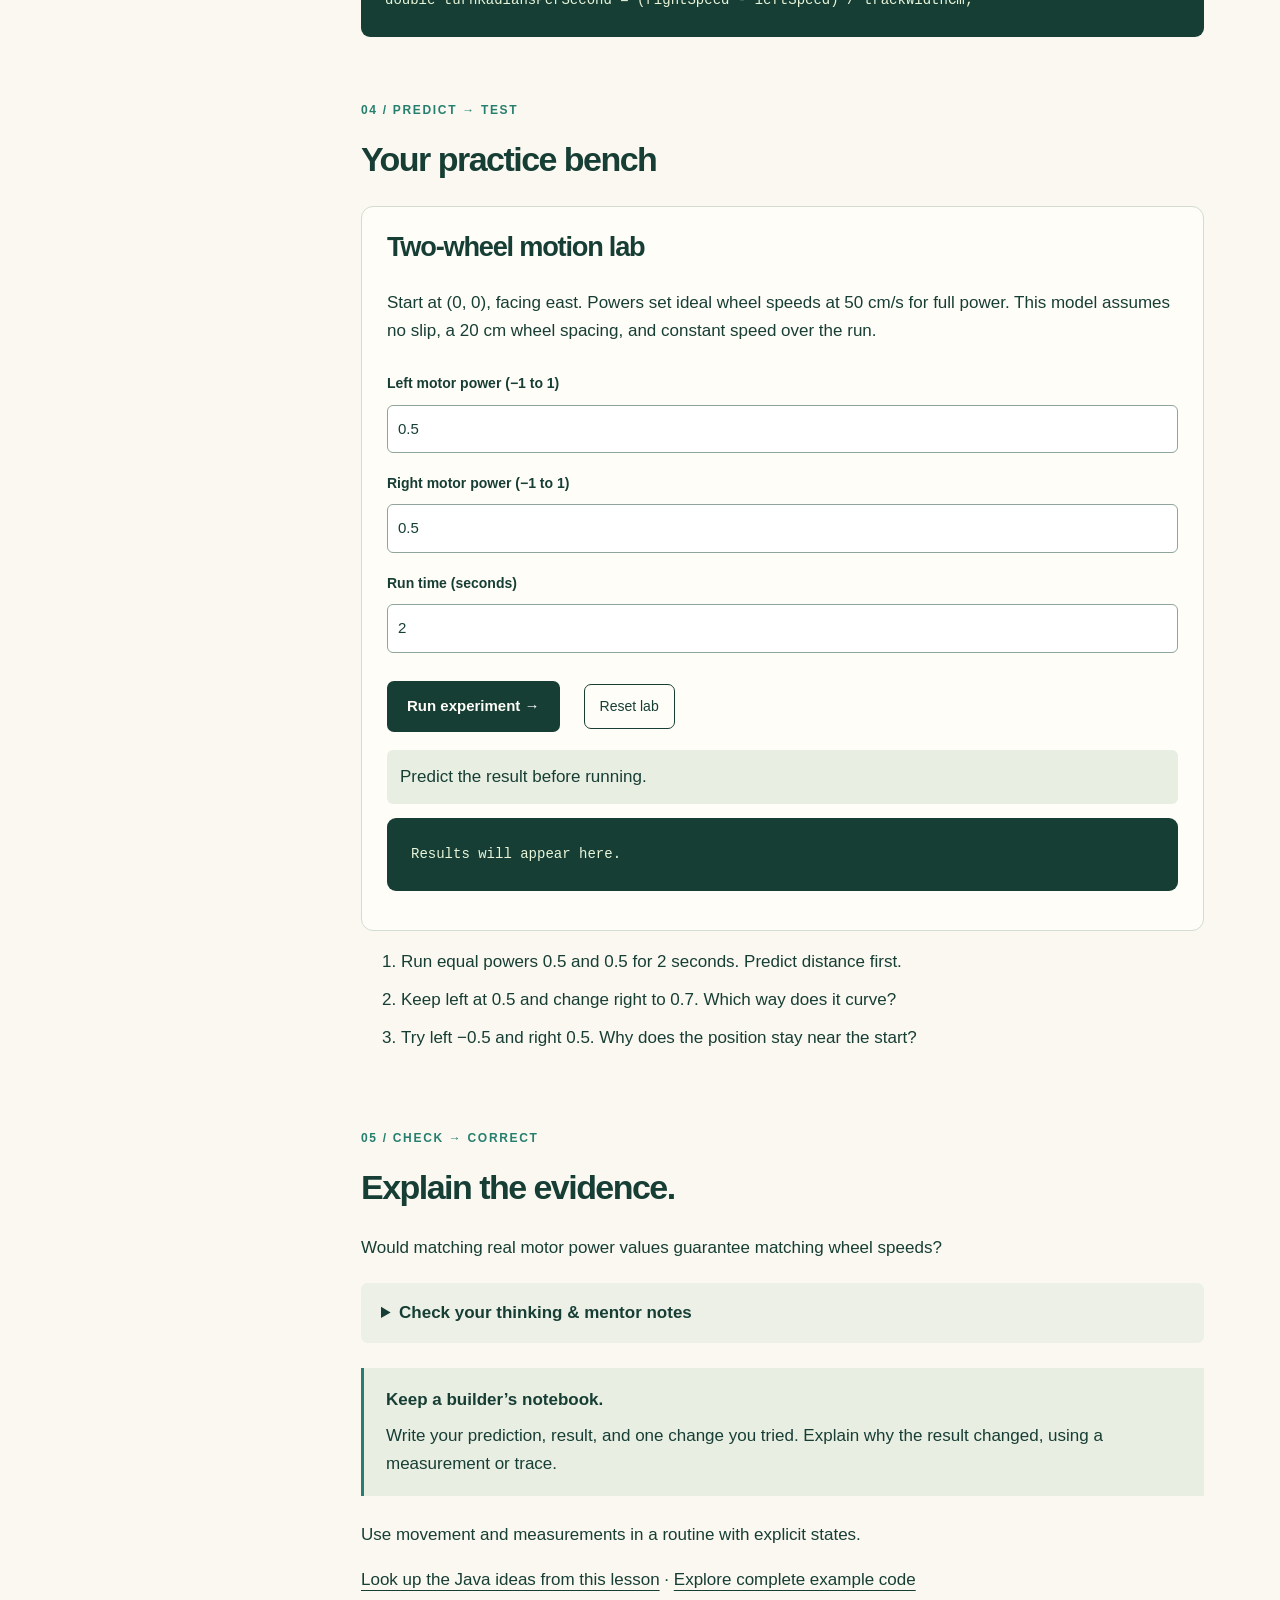
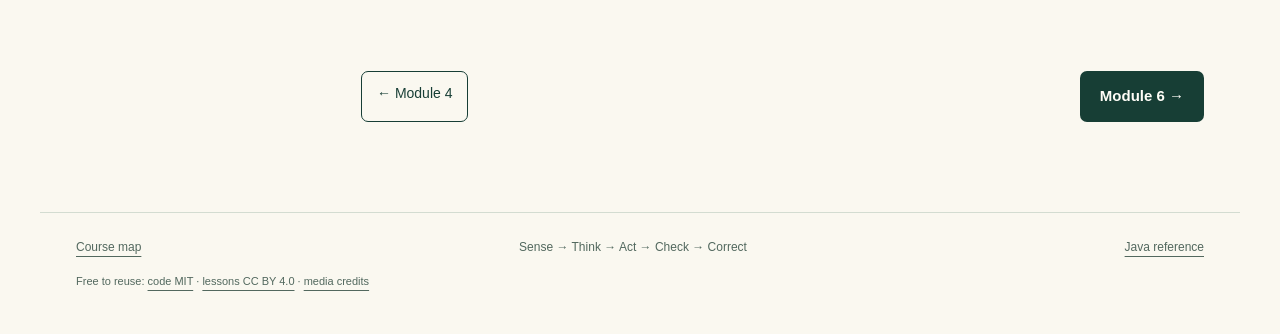
<file: module-5.html>
<!doctype html>
<html lang="en"><head><meta charset="utf-8"><meta name="viewport" content="width=device-width, initial-scale=1"><title>Motors &amp; Movement · Robot Builders</title><link rel="stylesheet" href="assets/styles.css"><script src="assets/geometry.js" defer></script><script src="assets/lab-models.js" defer></script><script src="assets/labs.js" defer></script></head><body><a class="skip" href="#main">Skip to content</a><header class="site-header"><a class="brand" href="index.html"><span class="brand-mark" aria-hidden="true">↗</span> ROBOT BUILDERS</a><nav aria-label="Main navigation"><a href="course.html" aria-current="page">The course</a><a href="geometry-bench.html">Geometry Bench</a><a href="java-reference.html">Java reference</a><a href="examples.html">Example code</a><a href="discover.html">Discover</a></nav></header><main id="main" class="wrap section"><p class="eyebrow">MODULE 05 / BUILD · TEST · EXPLAIN</p><h1>Motors & Movement</h1><p class="lede">I can distinguish motor power from speed and explain why two wheels may not travel equally.</p><p class="notice">Use a browser and a prediction notebook. Java snippets are learning fragments unless labeled as complete programs. The labs run JavaScript models, not Java.</p><div class="lesson-layout"><aside class="lesson-nav"><h2>In this mission</h2><nav aria-label="Lesson sections"><a href="#idea-1">1. Power is a command; speed is a result</a><a href="#idea-2">2. Wheel size and gears change travel</a><a href="#idea-3">3. Two wheels can make a curve</a><a href="#practice">4. Try the lab</a><a href="#review">5. Check & correct</a></nav></aside><div><section id="idea-1"><p class="eyebrow">01 / THINK → ACT → CHECK</p><h2>Power is a command; speed is a result</h2><p>A motor power command requests effort. Actual speed depends on load, battery, friction, gearing, and hardware. Our lab deliberately uses a simple ideal relationship so you can study geometry first.</p><pre><code>double requestedPower = 0.5;
double idealSpeedCmPerSecond = requestedPower * 50.0;</code></pre></section><section id="idea-2"><p class="eyebrow">02 / THINK → ACT → CHECK</p><h2>Wheel size and gears change travel</h2><p>One wheel revolution covers circumference = π × diameter, assuming no slip. A 3:1 reduction means three motor revolutions for one wheel revolution. An encoder count must be interpreted with its placement, gearing, and ticks per revolution.</p><pre><code>double wheelDiameterCm = 10.0;
double motorTurns = 6.0;
double reduction = 3.0;
double wheelTurns = motorTurns / reduction;
double travelCm = wheelTurns * Math.PI * wheelDiameterCm;</code></pre></section><section id="idea-3"><p class="eyebrow">03 / THINK → ACT → CHECK</p><h2>Two wheels can make a curve</h2><p>For a differential drive, equal wheel speeds travel straight. Unequal speeds curve. Opposite equal speeds turn in place. Wheel spacing matters: for the same speed difference, wider spacing turns more slowly.</p><pre><code>double leftSpeed = 20.0;
double rightSpeed = 30.0;
double trackWidthCm = 20.0;
double forwardSpeed = (leftSpeed + rightSpeed) / 2.0;
double turnRadiansPerSecond = (rightSpeed - leftSpeed) / trackWidthCm;</code></pre></section><section id="practice"><p class="eyebrow">04 / PREDICT → TEST</p><h2>Your practice bench</h2><div class="mini-bench" data-lab="5"><h3>Two-wheel motion lab</h3><p>Start at (0, 0), facing east. Powers set ideal wheel speeds at 50 cm/s for full power. This model assumes no slip, a 20 cm wheel spacing, and constant speed over the run.</p><form class="lab-form"><div class="lab-inputs"><label for="left">Left motor power (−1 to 1)</label><input id="left" name="left" type="number" min="-1" max="1" step="any" value="0.5" required><label for="right">Right motor power (−1 to 1)</label><input id="right" name="right" type="number" min="-1" max="1" step="any" value="0.5" required><label for="seconds">Run time (seconds)</label><input id="seconds" name="seconds" type="number" min="0" max="10" step="any" value="2" required></div><div class="actions"><button type="submit" class="button">Run experiment →</button><button type="button" class="secondary lab-reset">Reset lab</button></div></form><p class="lab-status feedback" role="status">Predict the result before running.</p><pre class="lab-trace"><code>Results will appear here.</code></pre><noscript><p>Enable JavaScript for this lab. You can still trace the Java examples on paper.</p></noscript></div><ol class="checklist"><li>Run equal powers 0.5 and 0.5 for 2 seconds. Predict distance first.</li><li>Keep left at 0.5 and change right to 0.7. Which way does it curve?</li><li>Try left −0.5 and right 0.5. Why does the position stay near the start?</li></ol></section><section id="review"><p class="eyebrow">05 / CHECK → CORRECT</p><h2>Explain the evidence.</h2><p>Would matching real motor power values guarantee matching wheel speeds?</p><details><summary>Check your thinking & mentor notes</summary><p>No. Measure the wheels or the robot’s motion, then use evidence to adjust. The ideal lab is a model, not a guarantee about hardware.</p></details><div class="callout"><strong>Keep a builder’s notebook.</strong><p>Write your prediction, result, and one change you tried. Explain why the result changed, using a measurement or trace.</p></div><p>Use movement and measurements in a routine with explicit states.</p><p><a href="java-reference.html#motors">Look up the Java ideas from this lesson</a> · <a href="examples.html">Explore complete example code</a></p></section><nav class="lesson-pagination" aria-label="Lesson navigation"><a class="secondary" href="module-4.html">← Module 4</a><a class="button" href="module-6.html">Module 6 →</a></nav></div></div></main><footer class="wrap footer"><a href="course.html">Course map</a><span>Sense → Think → Act → Check → Correct</span><a href="java-reference.html">Java reference</a><span class="license-note">Free to reuse: <a href="LICENSE">code MIT</a> · <a href="LICENSE-CONTENT.md">lessons CC BY 4.0</a> · <a href="THIRD-PARTY.md">media credits</a></span></footer></body></html>
</file>
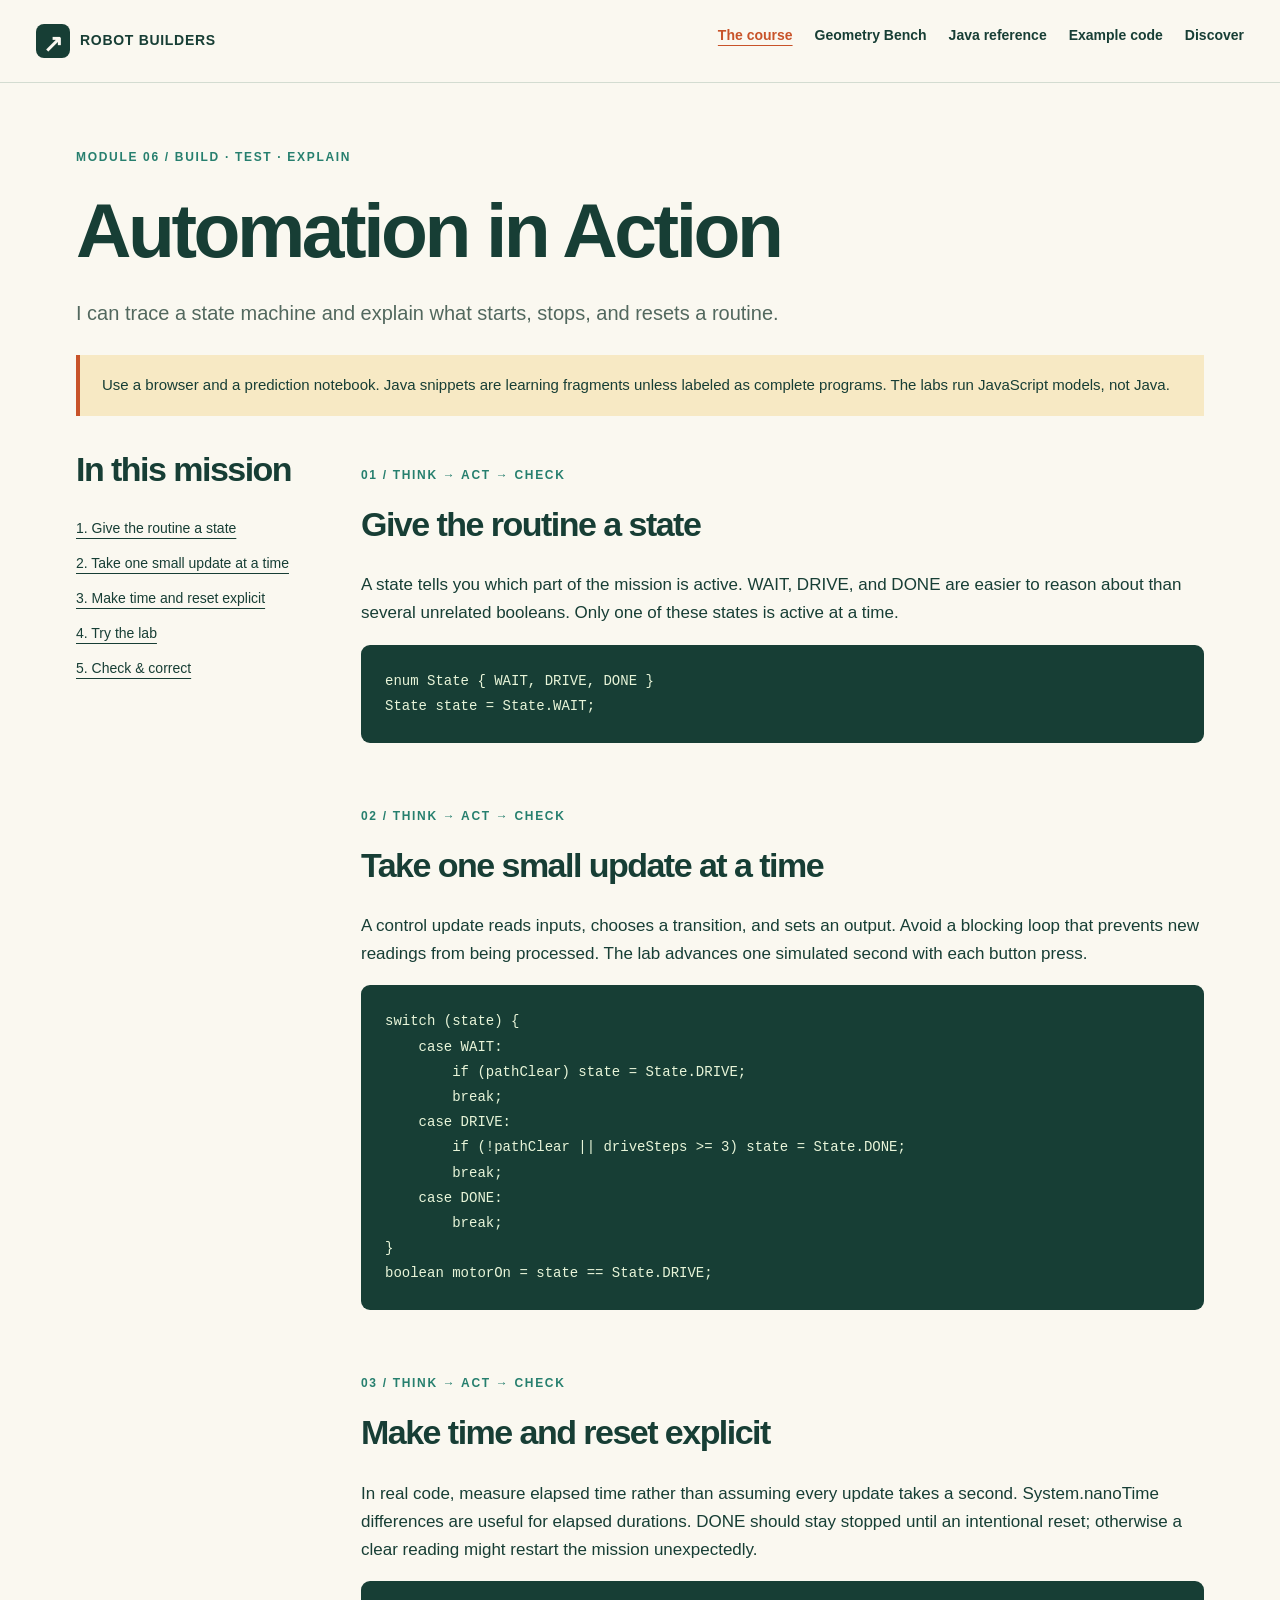
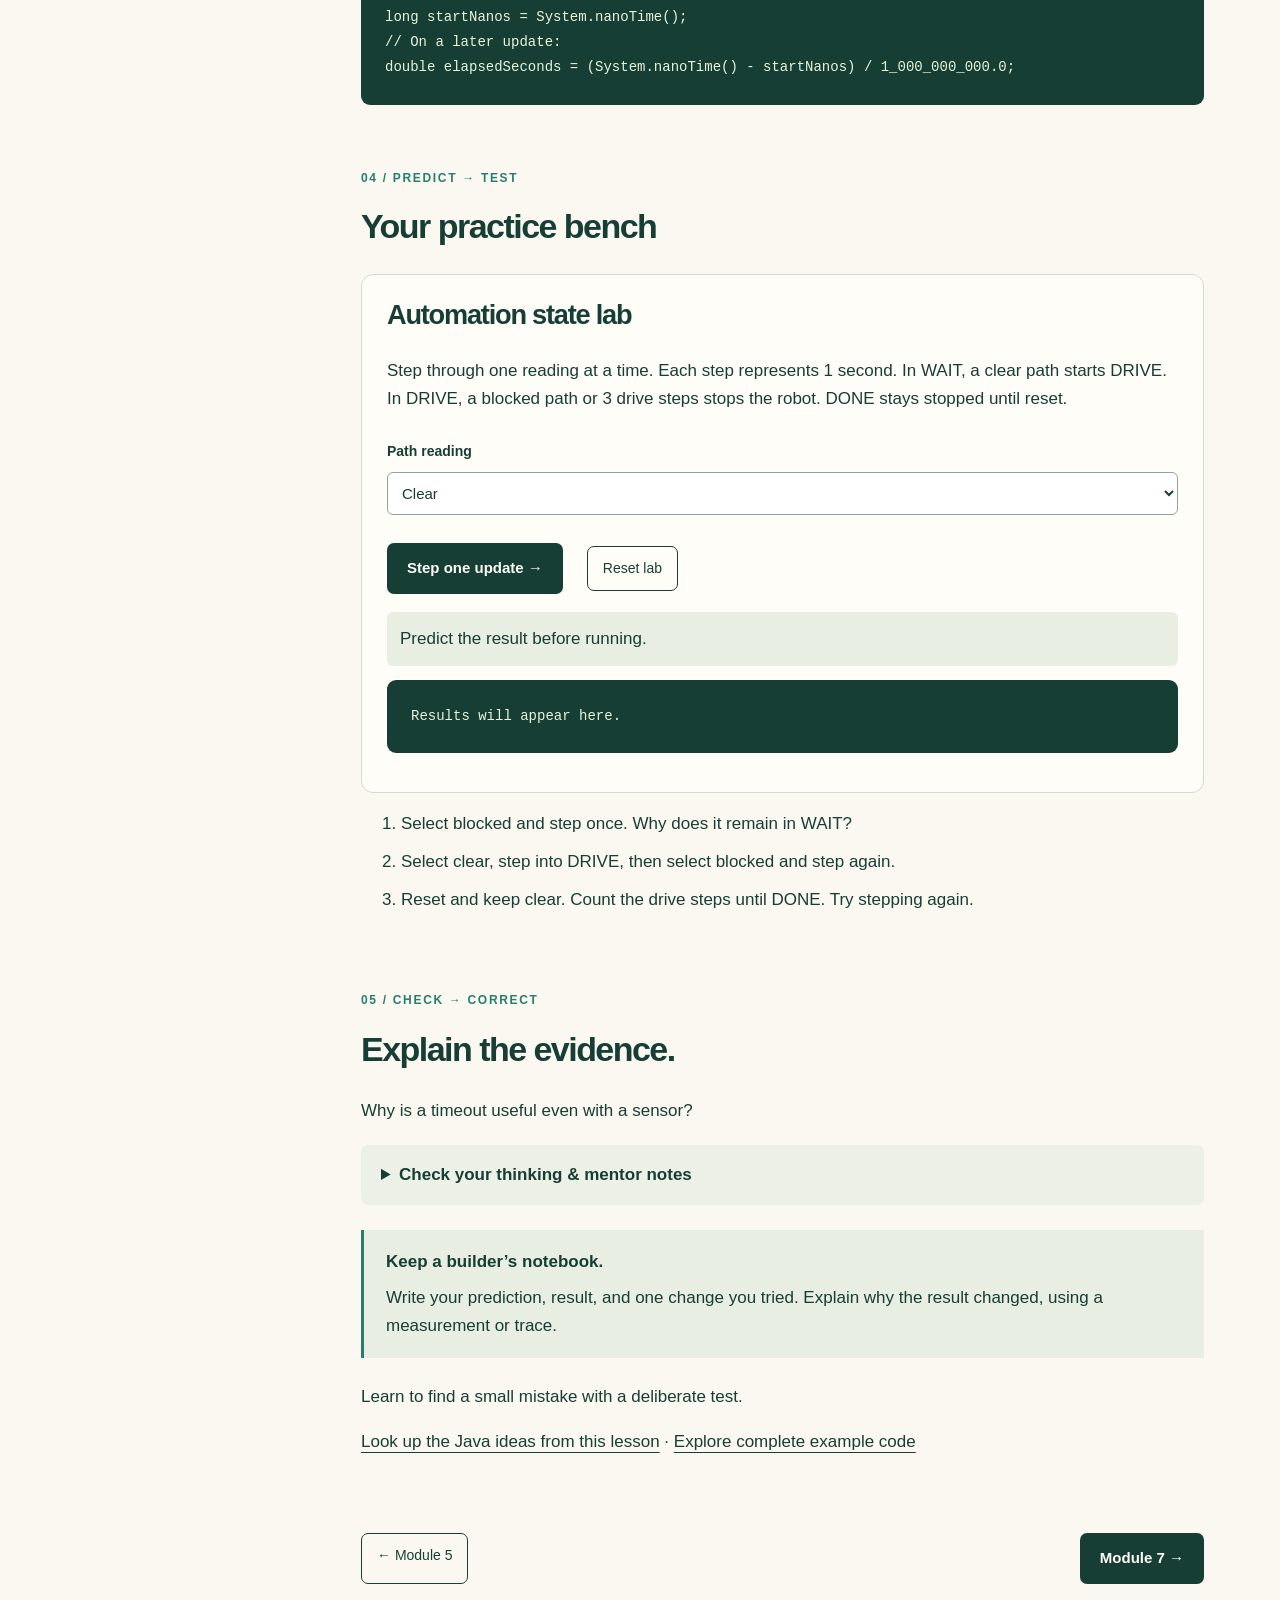
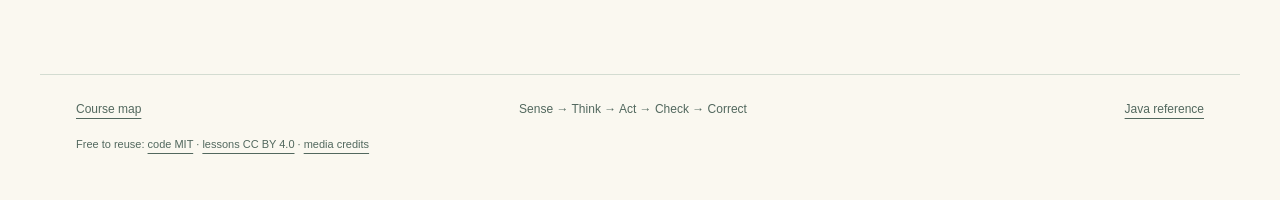
<file: module-6.html>
<!doctype html>
<html lang="en"><head><meta charset="utf-8"><meta name="viewport" content="width=device-width, initial-scale=1"><title>Automation in Action · Robot Builders</title><link rel="stylesheet" href="assets/styles.css"><script src="assets/geometry.js" defer></script><script src="assets/lab-models.js" defer></script><script src="assets/labs.js" defer></script></head><body><a class="skip" href="#main">Skip to content</a><header class="site-header"><a class="brand" href="index.html"><span class="brand-mark" aria-hidden="true">↗</span> ROBOT BUILDERS</a><nav aria-label="Main navigation"><a href="course.html" aria-current="page">The course</a><a href="geometry-bench.html">Geometry Bench</a><a href="java-reference.html">Java reference</a><a href="examples.html">Example code</a><a href="discover.html">Discover</a></nav></header><main id="main" class="wrap section"><p class="eyebrow">MODULE 06 / BUILD · TEST · EXPLAIN</p><h1>Automation in Action</h1><p class="lede">I can trace a state machine and explain what starts, stops, and resets a routine.</p><p class="notice">Use a browser and a prediction notebook. Java snippets are learning fragments unless labeled as complete programs. The labs run JavaScript models, not Java.</p><div class="lesson-layout"><aside class="lesson-nav"><h2>In this mission</h2><nav aria-label="Lesson sections"><a href="#idea-1">1. Give the routine a state</a><a href="#idea-2">2. Take one small update at a time</a><a href="#idea-3">3. Make time and reset explicit</a><a href="#practice">4. Try the lab</a><a href="#review">5. Check & correct</a></nav></aside><div><section id="idea-1"><p class="eyebrow">01 / THINK → ACT → CHECK</p><h2>Give the routine a state</h2><p>A state tells you which part of the mission is active. WAIT, DRIVE, and DONE are easier to reason about than several unrelated booleans. Only one of these states is active at a time.</p><pre><code>enum State { WAIT, DRIVE, DONE }
State state = State.WAIT;</code></pre></section><section id="idea-2"><p class="eyebrow">02 / THINK → ACT → CHECK</p><h2>Take one small update at a time</h2><p>A control update reads inputs, chooses a transition, and sets an output. Avoid a blocking loop that prevents new readings from being processed. The lab advances one simulated second with each button press.</p><pre><code>switch (state) {
    case WAIT:
        if (pathClear) state = State.DRIVE;
        break;
    case DRIVE:
        if (!pathClear || driveSteps &gt;= 3) state = State.DONE;
        break;
    case DONE:
        break;
}
boolean motorOn = state == State.DRIVE;</code></pre></section><section id="idea-3"><p class="eyebrow">03 / THINK → ACT → CHECK</p><h2>Make time and reset explicit</h2><p>In real code, measure elapsed time rather than assuming every update takes a second. System.nanoTime differences are useful for elapsed durations. DONE should stay stopped until an intentional reset; otherwise a clear reading might restart the mission unexpectedly.</p><pre><code>long startNanos = System.nanoTime();
// On a later update:
double elapsedSeconds = (System.nanoTime() - startNanos) / 1_000_000_000.0;</code></pre></section><section id="practice"><p class="eyebrow">04 / PREDICT → TEST</p><h2>Your practice bench</h2><div class="mini-bench" data-lab="6"><h3>Automation state lab</h3><p>Step through one reading at a time. Each step represents 1 second. In WAIT, a clear path starts DRIVE. In DRIVE, a blocked path or 3 drive steps stops the robot. DONE stays stopped until reset.</p><form class="lab-form"><div class="lab-inputs"><label for="clear">Path reading</label><select id="clear" name="clear"><option value="true">Clear</option><option value="false">Blocked</option></select></div><div class="actions"><button type="submit" class="button">Step one update →</button><button type="button" class="secondary lab-reset">Reset lab</button></div></form><p class="lab-status feedback" role="status">Predict the result before running.</p><pre class="lab-trace"><code>Results will appear here.</code></pre><noscript><p>Enable JavaScript for this lab. You can still trace the Java examples on paper.</p></noscript></div><ol class="checklist"><li>Select blocked and step once. Why does it remain in WAIT?</li><li>Select clear, step into DRIVE, then select blocked and step again.</li><li>Reset and keep clear. Count the drive steps until DONE. Try stepping again.</li></ol></section><section id="review"><p class="eyebrow">05 / CHECK → CORRECT</p><h2>Explain the evidence.</h2><p>Why is a timeout useful even with a sensor?</p><details><summary>Check your thinking & mentor notes</summary><p>A missing or failed measurement may never trigger the expected transition. A bounded duration gives the program another stopping condition.</p></details><div class="callout"><strong>Keep a builder’s notebook.</strong><p>Write your prediction, result, and one change you tried. Explain why the result changed, using a measurement or trace.</p></div><p>Learn to find a small mistake with a deliberate test.</p><p><a href="java-reference.html#states">Look up the Java ideas from this lesson</a> · <a href="examples.html">Explore complete example code</a></p></section><nav class="lesson-pagination" aria-label="Lesson navigation"><a class="secondary" href="module-5.html">← Module 5</a><a class="button" href="module-7.html">Module 7 →</a></nav></div></div></main><footer class="wrap footer"><a href="course.html">Course map</a><span>Sense → Think → Act → Check → Correct</span><a href="java-reference.html">Java reference</a><span class="license-note">Free to reuse: <a href="LICENSE">code MIT</a> · <a href="LICENSE-CONTENT.md">lessons CC BY 4.0</a> · <a href="THIRD-PARTY.md">media credits</a></span></footer></body></html>
</file>
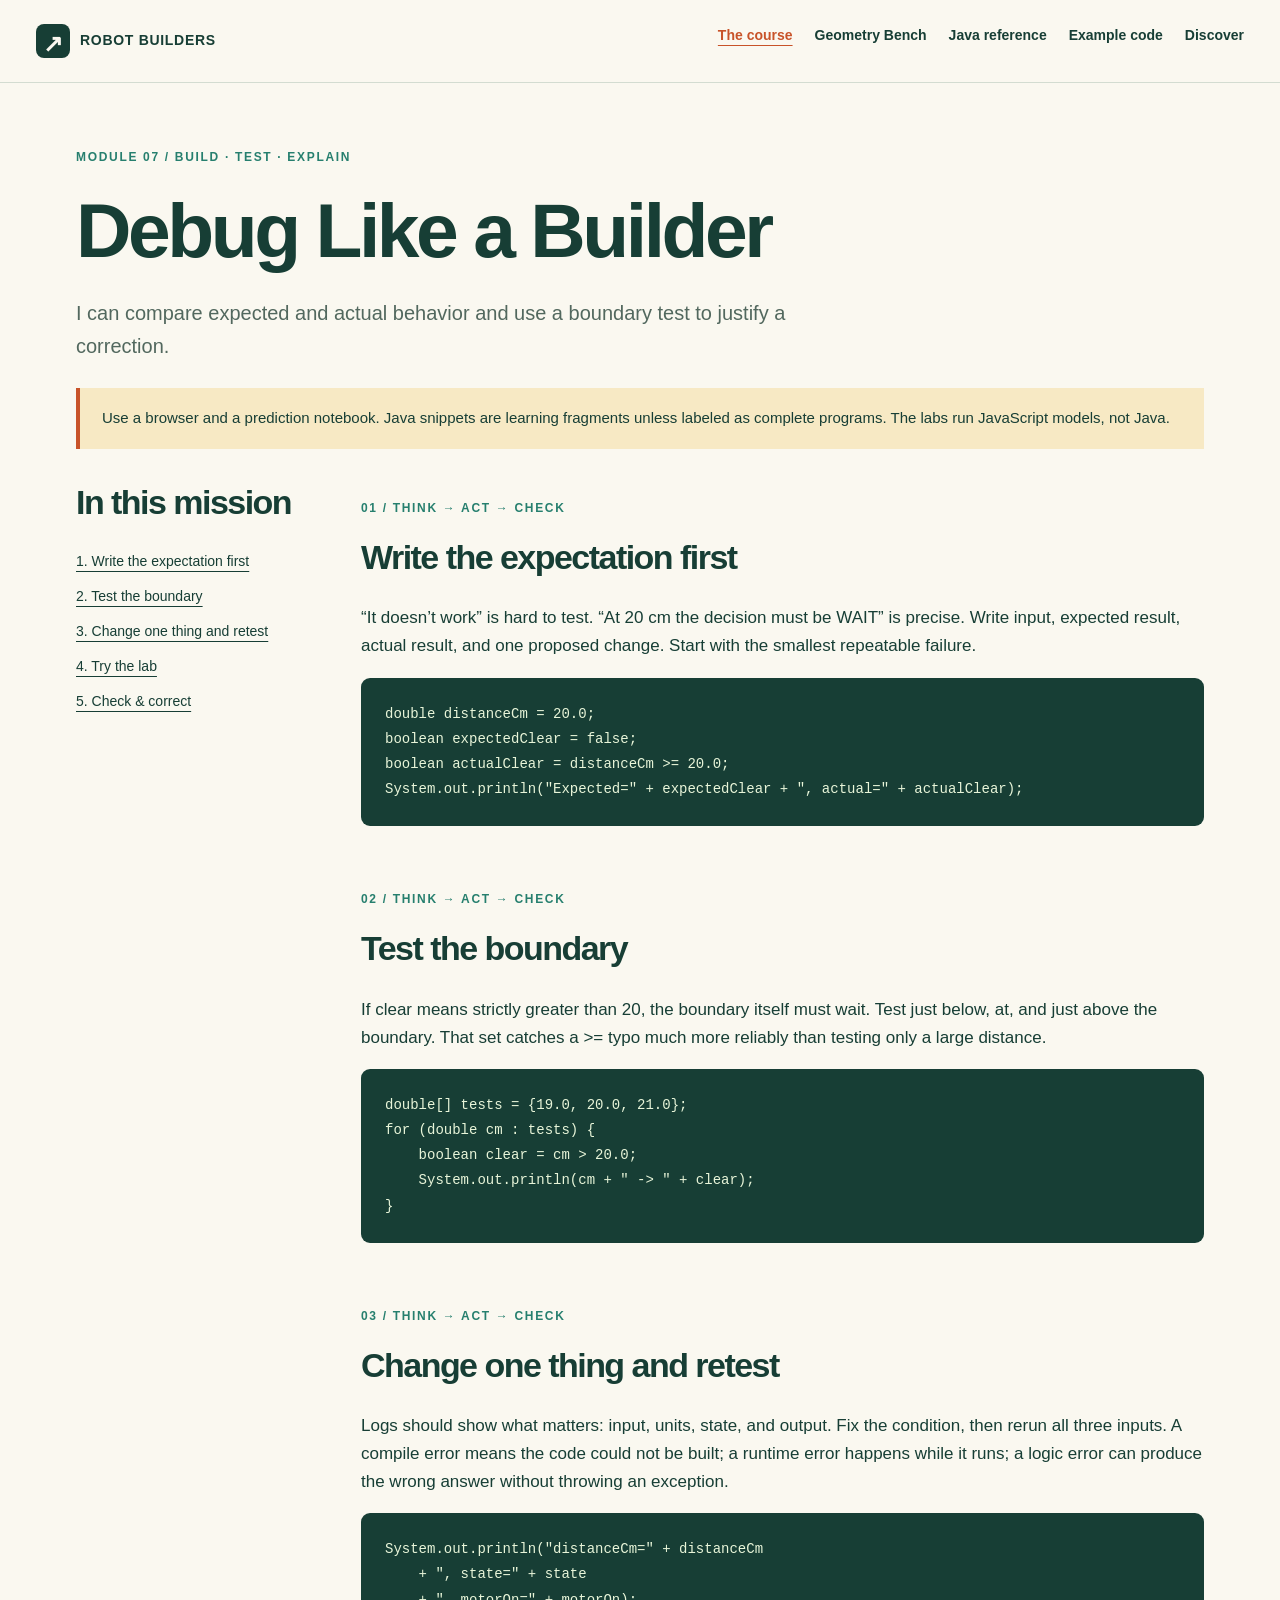
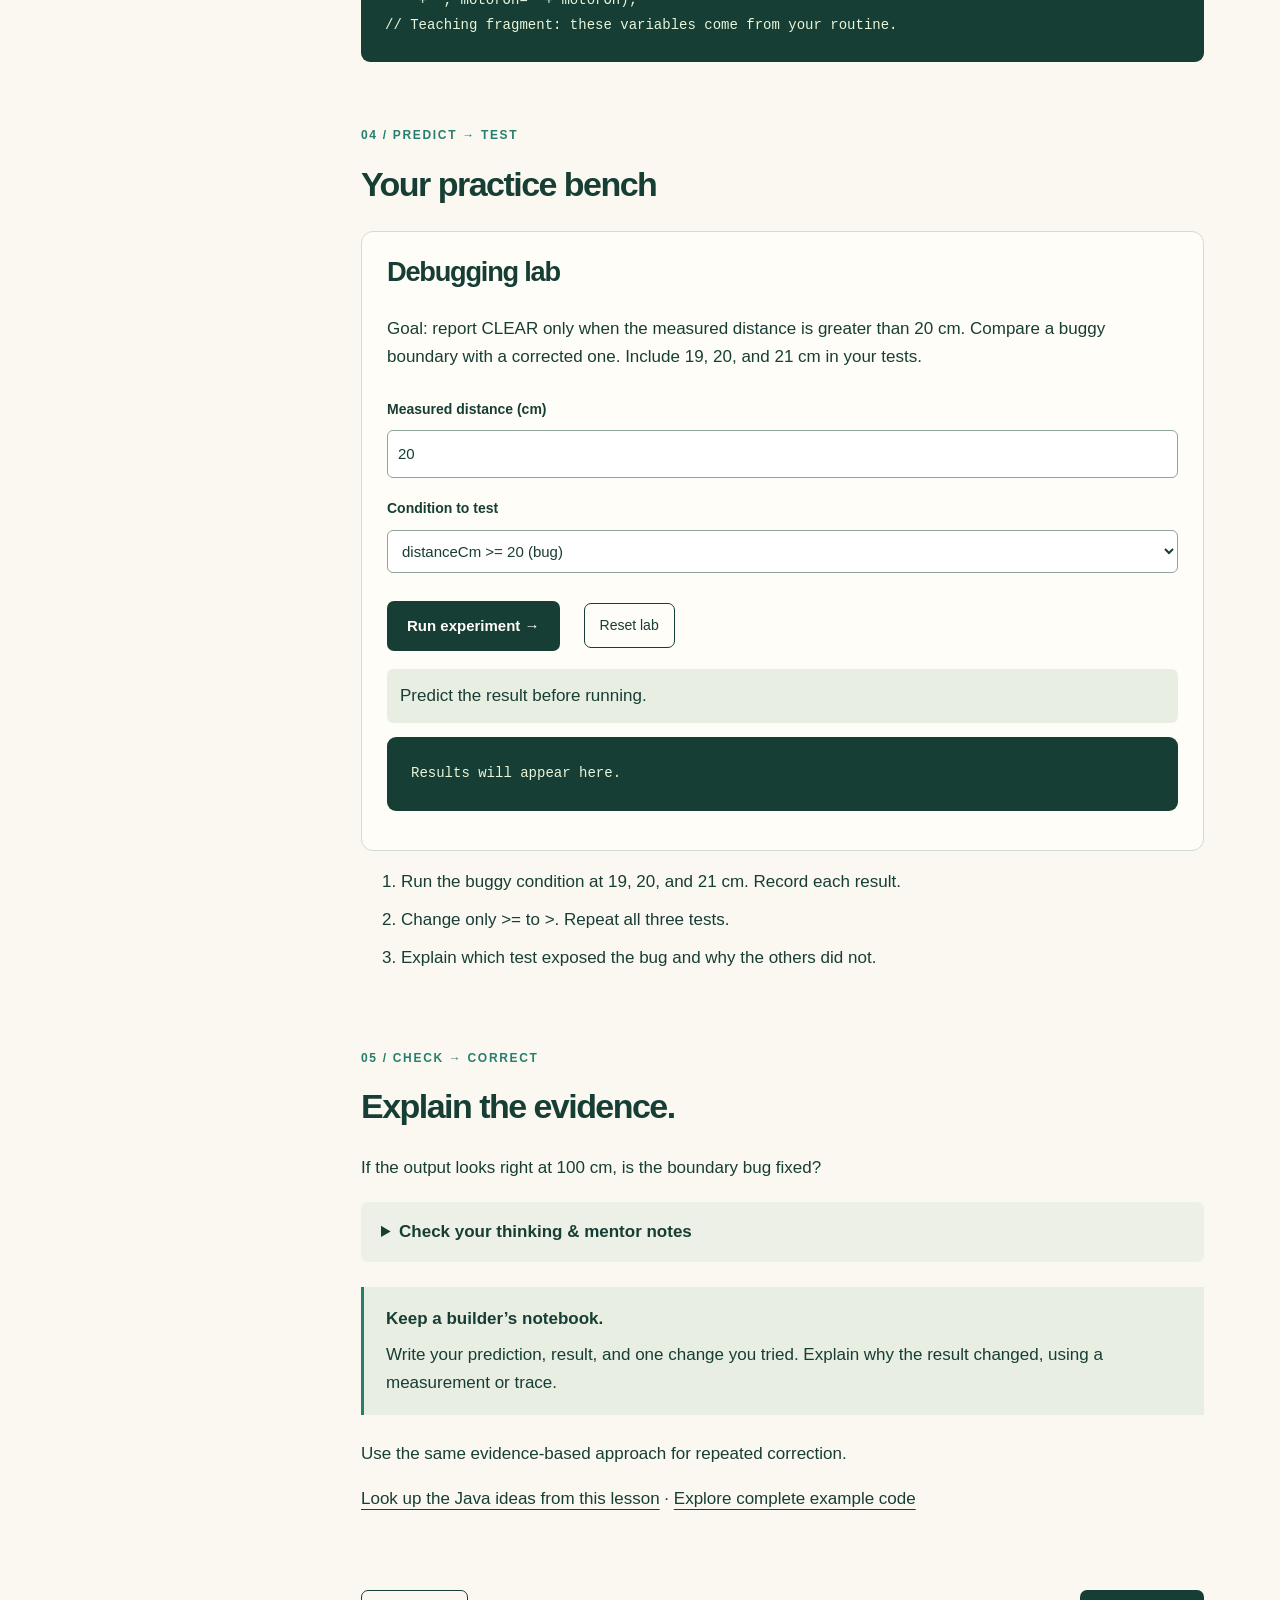
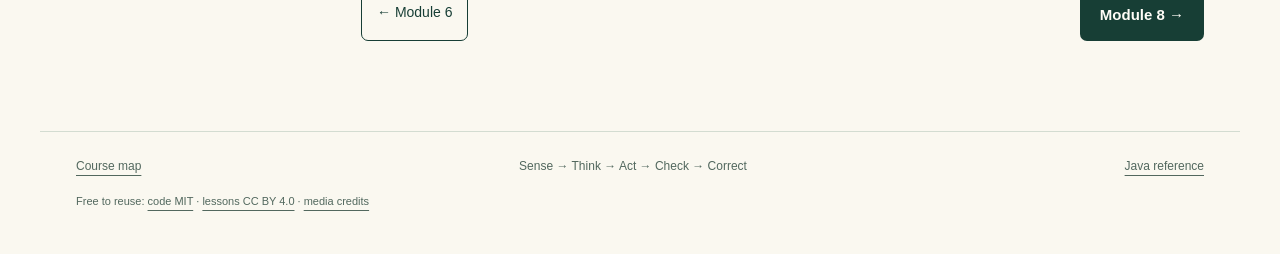
<file: module-7.html>
<!doctype html>
<html lang="en"><head><meta charset="utf-8"><meta name="viewport" content="width=device-width, initial-scale=1"><title>Debug Like a Builder · Robot Builders</title><link rel="stylesheet" href="assets/styles.css"><script src="assets/geometry.js" defer></script><script src="assets/lab-models.js" defer></script><script src="assets/labs.js" defer></script></head><body><a class="skip" href="#main">Skip to content</a><header class="site-header"><a class="brand" href="index.html"><span class="brand-mark" aria-hidden="true">↗</span> ROBOT BUILDERS</a><nav aria-label="Main navigation"><a href="course.html" aria-current="page">The course</a><a href="geometry-bench.html">Geometry Bench</a><a href="java-reference.html">Java reference</a><a href="examples.html">Example code</a><a href="discover.html">Discover</a></nav></header><main id="main" class="wrap section"><p class="eyebrow">MODULE 07 / BUILD · TEST · EXPLAIN</p><h1>Debug Like a Builder</h1><p class="lede">I can compare expected and actual behavior and use a boundary test to justify a correction.</p><p class="notice">Use a browser and a prediction notebook. Java snippets are learning fragments unless labeled as complete programs. The labs run JavaScript models, not Java.</p><div class="lesson-layout"><aside class="lesson-nav"><h2>In this mission</h2><nav aria-label="Lesson sections"><a href="#idea-1">1. Write the expectation first</a><a href="#idea-2">2. Test the boundary</a><a href="#idea-3">3. Change one thing and retest</a><a href="#practice">4. Try the lab</a><a href="#review">5. Check & correct</a></nav></aside><div><section id="idea-1"><p class="eyebrow">01 / THINK → ACT → CHECK</p><h2>Write the expectation first</h2><p>“It doesn’t work” is hard to test. “At 20 cm the decision must be WAIT” is precise. Write input, expected result, actual result, and one proposed change. Start with the smallest repeatable failure.</p><pre><code>double distanceCm = 20.0;
boolean expectedClear = false;
boolean actualClear = distanceCm &gt;= 20.0;
System.out.println(&quot;Expected=&quot; + expectedClear + &quot;, actual=&quot; + actualClear);</code></pre></section><section id="idea-2"><p class="eyebrow">02 / THINK → ACT → CHECK</p><h2>Test the boundary</h2><p>If clear means strictly greater than 20, the boundary itself must wait. Test just below, at, and just above the boundary. That set catches a >= typo much more reliably than testing only a large distance.</p><pre><code>double[] tests = {19.0, 20.0, 21.0};
for (double cm : tests) {
    boolean clear = cm &gt; 20.0;
    System.out.println(cm + &quot; -&gt; &quot; + clear);
}</code></pre></section><section id="idea-3"><p class="eyebrow">03 / THINK → ACT → CHECK</p><h2>Change one thing and retest</h2><p>Logs should show what matters: input, units, state, and output. Fix the condition, then rerun all three inputs. A compile error means the code could not be built; a runtime error happens while it runs; a logic error can produce the wrong answer without throwing an exception.</p><pre><code>System.out.println(&quot;distanceCm=&quot; + distanceCm
    + &quot;, state=&quot; + state
    + &quot;, motorOn=&quot; + motorOn);
// Teaching fragment: these variables come from your routine.</code></pre></section><section id="practice"><p class="eyebrow">04 / PREDICT → TEST</p><h2>Your practice bench</h2><div class="mini-bench" data-lab="7"><h3>Debugging lab</h3><p>Goal: report CLEAR only when the measured distance is greater than 20 cm. Compare a buggy boundary with a corrected one. Include 19, 20, and 21 cm in your tests.</p><form class="lab-form"><div class="lab-inputs"><label for="reading">Measured distance (cm)</label><input id="reading" name="reading" type="number" min="0" max="200" step="any" value="20" required><label for="operator">Condition to test</label><select id="operator" name="operator"><option value="gte">distanceCm &gt;= 20 (bug)</option><option value="gt">distanceCm &gt; 20 (fix)</option></select></div><div class="actions"><button type="submit" class="button">Run experiment →</button><button type="button" class="secondary lab-reset">Reset lab</button></div></form><p class="lab-status feedback" role="status">Predict the result before running.</p><pre class="lab-trace"><code>Results will appear here.</code></pre><noscript><p>Enable JavaScript for this lab. You can still trace the Java examples on paper.</p></noscript></div><ol class="checklist"><li>Run the buggy condition at 19, 20, and 21 cm. Record each result.</li><li>Change only >= to >. Repeat all three tests.</li><li>Explain which test exposed the bug and why the others did not.</li></ol></section><section id="review"><p class="eyebrow">05 / CHECK → CORRECT</p><h2>Explain the evidence.</h2><p>If the output looks right at 100 cm, is the boundary bug fixed?</p><details><summary>Check your thinking & mentor notes</summary><p>That test alone cannot distinguish > from >=. Both say clear at 100. Use an input where the two expressions differ: exactly 20.</p></details><div class="callout"><strong>Keep a builder’s notebook.</strong><p>Write your prediction, result, and one change you tried. Explain why the result changed, using a measurement or trace.</p></div><p>Use the same evidence-based approach for repeated correction.</p><p><a href="java-reference.html#debugging">Look up the Java ideas from this lesson</a> · <a href="examples.html">Explore complete example code</a></p></section><nav class="lesson-pagination" aria-label="Lesson navigation"><a class="secondary" href="module-6.html">← Module 6</a><a class="button" href="module-8.html">Module 8 →</a></nav></div></div></main><footer class="wrap footer"><a href="course.html">Course map</a><span>Sense → Think → Act → Check → Correct</span><a href="java-reference.html">Java reference</a><span class="license-note">Free to reuse: <a href="LICENSE">code MIT</a> · <a href="LICENSE-CONTENT.md">lessons CC BY 4.0</a> · <a href="THIRD-PARTY.md">media credits</a></span></footer></body></html>
</file>
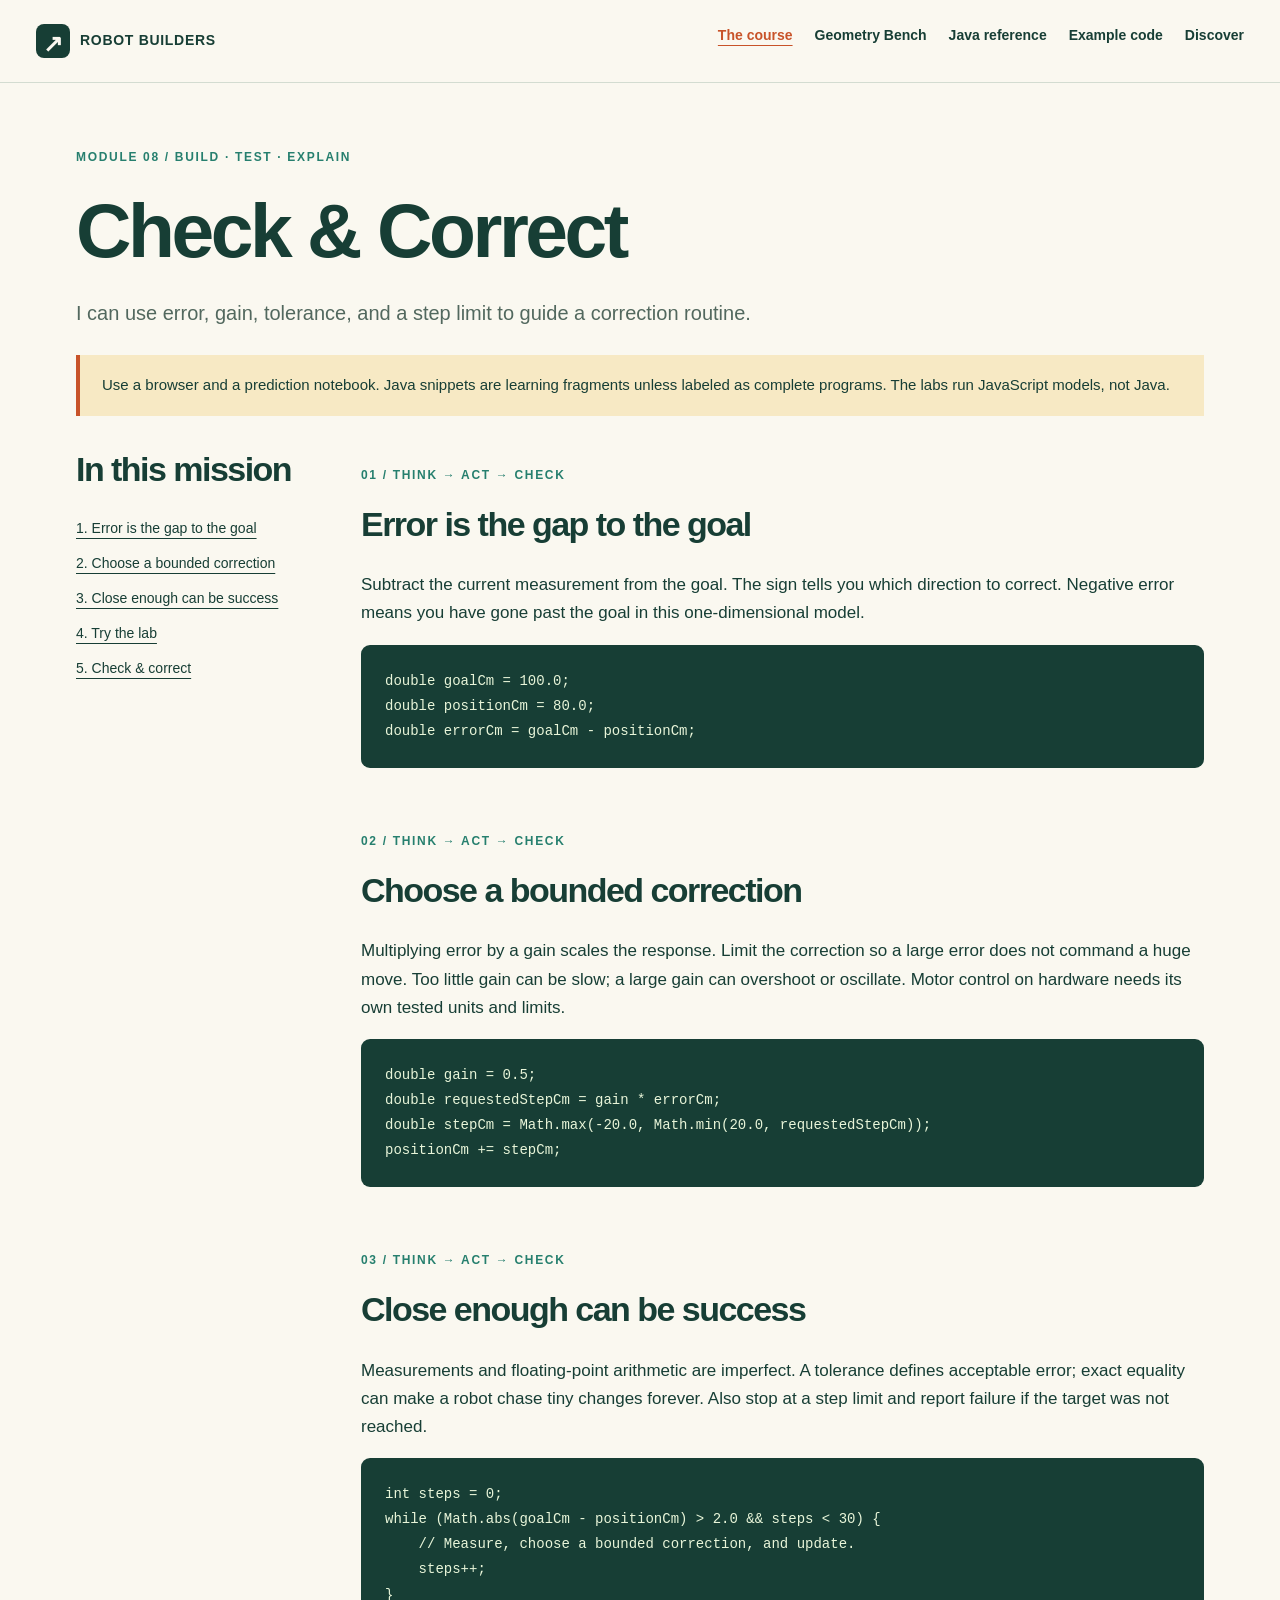
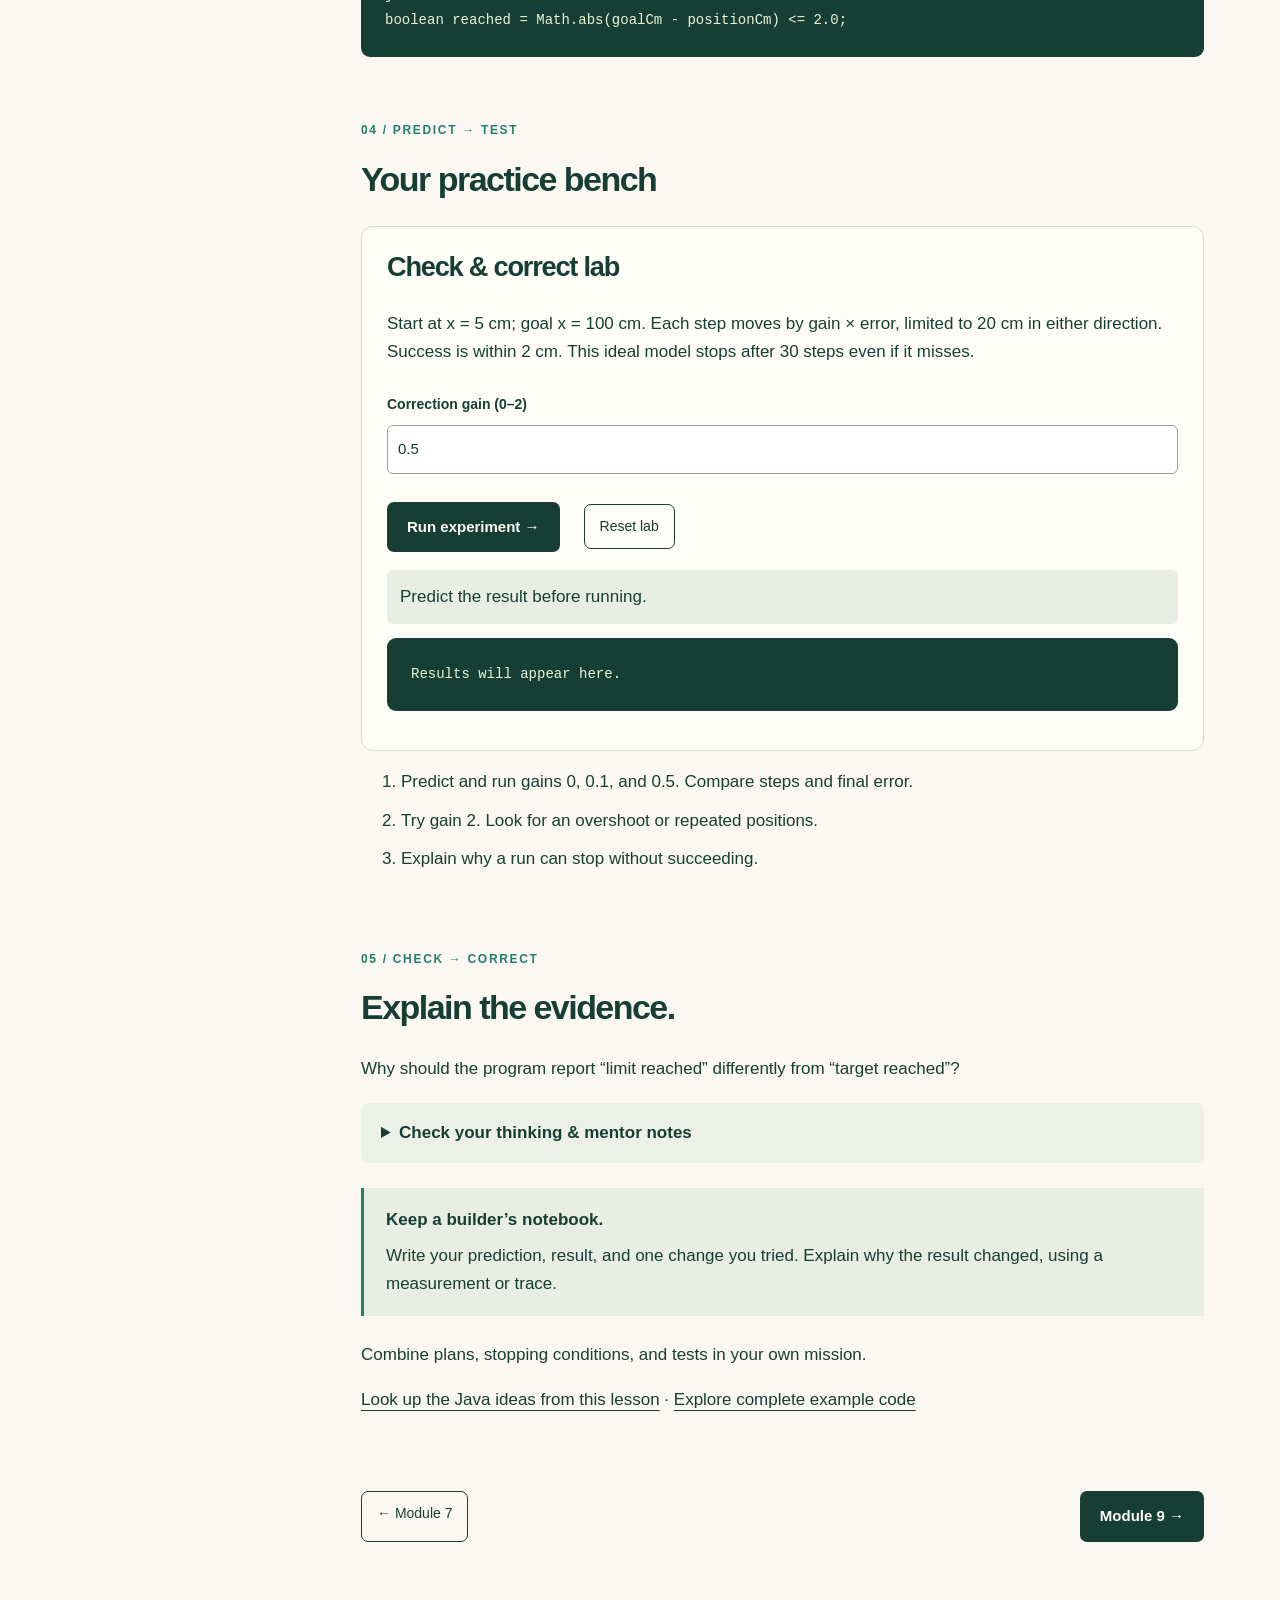
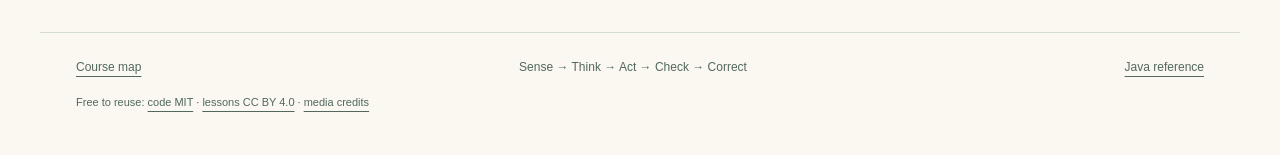
<file: module-8.html>
<!doctype html>
<html lang="en"><head><meta charset="utf-8"><meta name="viewport" content="width=device-width, initial-scale=1"><title>Check &amp; Correct · Robot Builders</title><link rel="stylesheet" href="assets/styles.css"><script src="assets/geometry.js" defer></script><script src="assets/lab-models.js" defer></script><script src="assets/labs.js" defer></script></head><body><a class="skip" href="#main">Skip to content</a><header class="site-header"><a class="brand" href="index.html"><span class="brand-mark" aria-hidden="true">↗</span> ROBOT BUILDERS</a><nav aria-label="Main navigation"><a href="course.html" aria-current="page">The course</a><a href="geometry-bench.html">Geometry Bench</a><a href="java-reference.html">Java reference</a><a href="examples.html">Example code</a><a href="discover.html">Discover</a></nav></header><main id="main" class="wrap section"><p class="eyebrow">MODULE 08 / BUILD · TEST · EXPLAIN</p><h1>Check & Correct</h1><p class="lede">I can use error, gain, tolerance, and a step limit to guide a correction routine.</p><p class="notice">Use a browser and a prediction notebook. Java snippets are learning fragments unless labeled as complete programs. The labs run JavaScript models, not Java.</p><div class="lesson-layout"><aside class="lesson-nav"><h2>In this mission</h2><nav aria-label="Lesson sections"><a href="#idea-1">1. Error is the gap to the goal</a><a href="#idea-2">2. Choose a bounded correction</a><a href="#idea-3">3. Close enough can be success</a><a href="#practice">4. Try the lab</a><a href="#review">5. Check & correct</a></nav></aside><div><section id="idea-1"><p class="eyebrow">01 / THINK → ACT → CHECK</p><h2>Error is the gap to the goal</h2><p>Subtract the current measurement from the goal. The sign tells you which direction to correct. Negative error means you have gone past the goal in this one-dimensional model.</p><pre><code>double goalCm = 100.0;
double positionCm = 80.0;
double errorCm = goalCm - positionCm;</code></pre></section><section id="idea-2"><p class="eyebrow">02 / THINK → ACT → CHECK</p><h2>Choose a bounded correction</h2><p>Multiplying error by a gain scales the response. Limit the correction so a large error does not command a huge move. Too little gain can be slow; a large gain can overshoot or oscillate. Motor control on hardware needs its own tested units and limits.</p><pre><code>double gain = 0.5;
double requestedStepCm = gain * errorCm;
double stepCm = Math.max(-20.0, Math.min(20.0, requestedStepCm));
positionCm += stepCm;</code></pre></section><section id="idea-3"><p class="eyebrow">03 / THINK → ACT → CHECK</p><h2>Close enough can be success</h2><p>Measurements and floating-point arithmetic are imperfect. A tolerance defines acceptable error; exact equality can make a robot chase tiny changes forever. Also stop at a step limit and report failure if the target was not reached.</p><pre><code>int steps = 0;
while (Math.abs(goalCm - positionCm) &gt; 2.0 &amp;&amp; steps &lt; 30) {
    // Measure, choose a bounded correction, and update.
    steps++;
}
boolean reached = Math.abs(goalCm - positionCm) &lt;= 2.0;</code></pre></section><section id="practice"><p class="eyebrow">04 / PREDICT → TEST</p><h2>Your practice bench</h2><div class="mini-bench" data-lab="8"><h3>Check & correct lab</h3><p>Start at x = 5 cm; goal x = 100 cm. Each step moves by gain × error, limited to 20 cm in either direction. Success is within 2 cm. This ideal model stops after 30 steps even if it misses.</p><form class="lab-form"><div class="lab-inputs"><label for="gain">Correction gain (0–2)</label><input id="gain" name="gain" type="number" min="0" max="2" step="any" value="0.5" required></div><div class="actions"><button type="submit" class="button">Run experiment →</button><button type="button" class="secondary lab-reset">Reset lab</button></div></form><p class="lab-status feedback" role="status">Predict the result before running.</p><pre class="lab-trace"><code>Results will appear here.</code></pre><noscript><p>Enable JavaScript for this lab. You can still trace the Java examples on paper.</p></noscript></div><ol class="checklist"><li>Predict and run gains 0, 0.1, and 0.5. Compare steps and final error.</li><li>Try gain 2. Look for an overshoot or repeated positions.</li><li>Explain why a run can stop without succeeding.</li></ol></section><section id="review"><p class="eyebrow">05 / CHECK → CORRECT</p><h2>Explain the evidence.</h2><p>Why should the program report “limit reached” differently from “target reached”?</p><details><summary>Check your thinking & mentor notes</summary><p>Both stop the routine, but only one proves the goal was met. A failure result gives you evidence to adjust the plan.</p></details><div class="callout"><strong>Keep a builder’s notebook.</strong><p>Write your prediction, result, and one change you tried. Explain why the result changed, using a measurement or trace.</p></div><p>Combine plans, stopping conditions, and tests in your own mission.</p><p><a href="java-reference.html#feedback">Look up the Java ideas from this lesson</a> · <a href="examples.html">Explore complete example code</a></p></section><nav class="lesson-pagination" aria-label="Lesson navigation"><a class="secondary" href="module-7.html">← Module 7</a><a class="button" href="module-9.html">Module 9 →</a></nav></div></div></main><footer class="wrap footer"><a href="course.html">Course map</a><span>Sense → Think → Act → Check → Correct</span><a href="java-reference.html">Java reference</a><span class="license-note">Free to reuse: <a href="LICENSE">code MIT</a> · <a href="LICENSE-CONTENT.md">lessons CC BY 4.0</a> · <a href="THIRD-PARTY.md">media credits</a></span></footer></body></html>
</file>
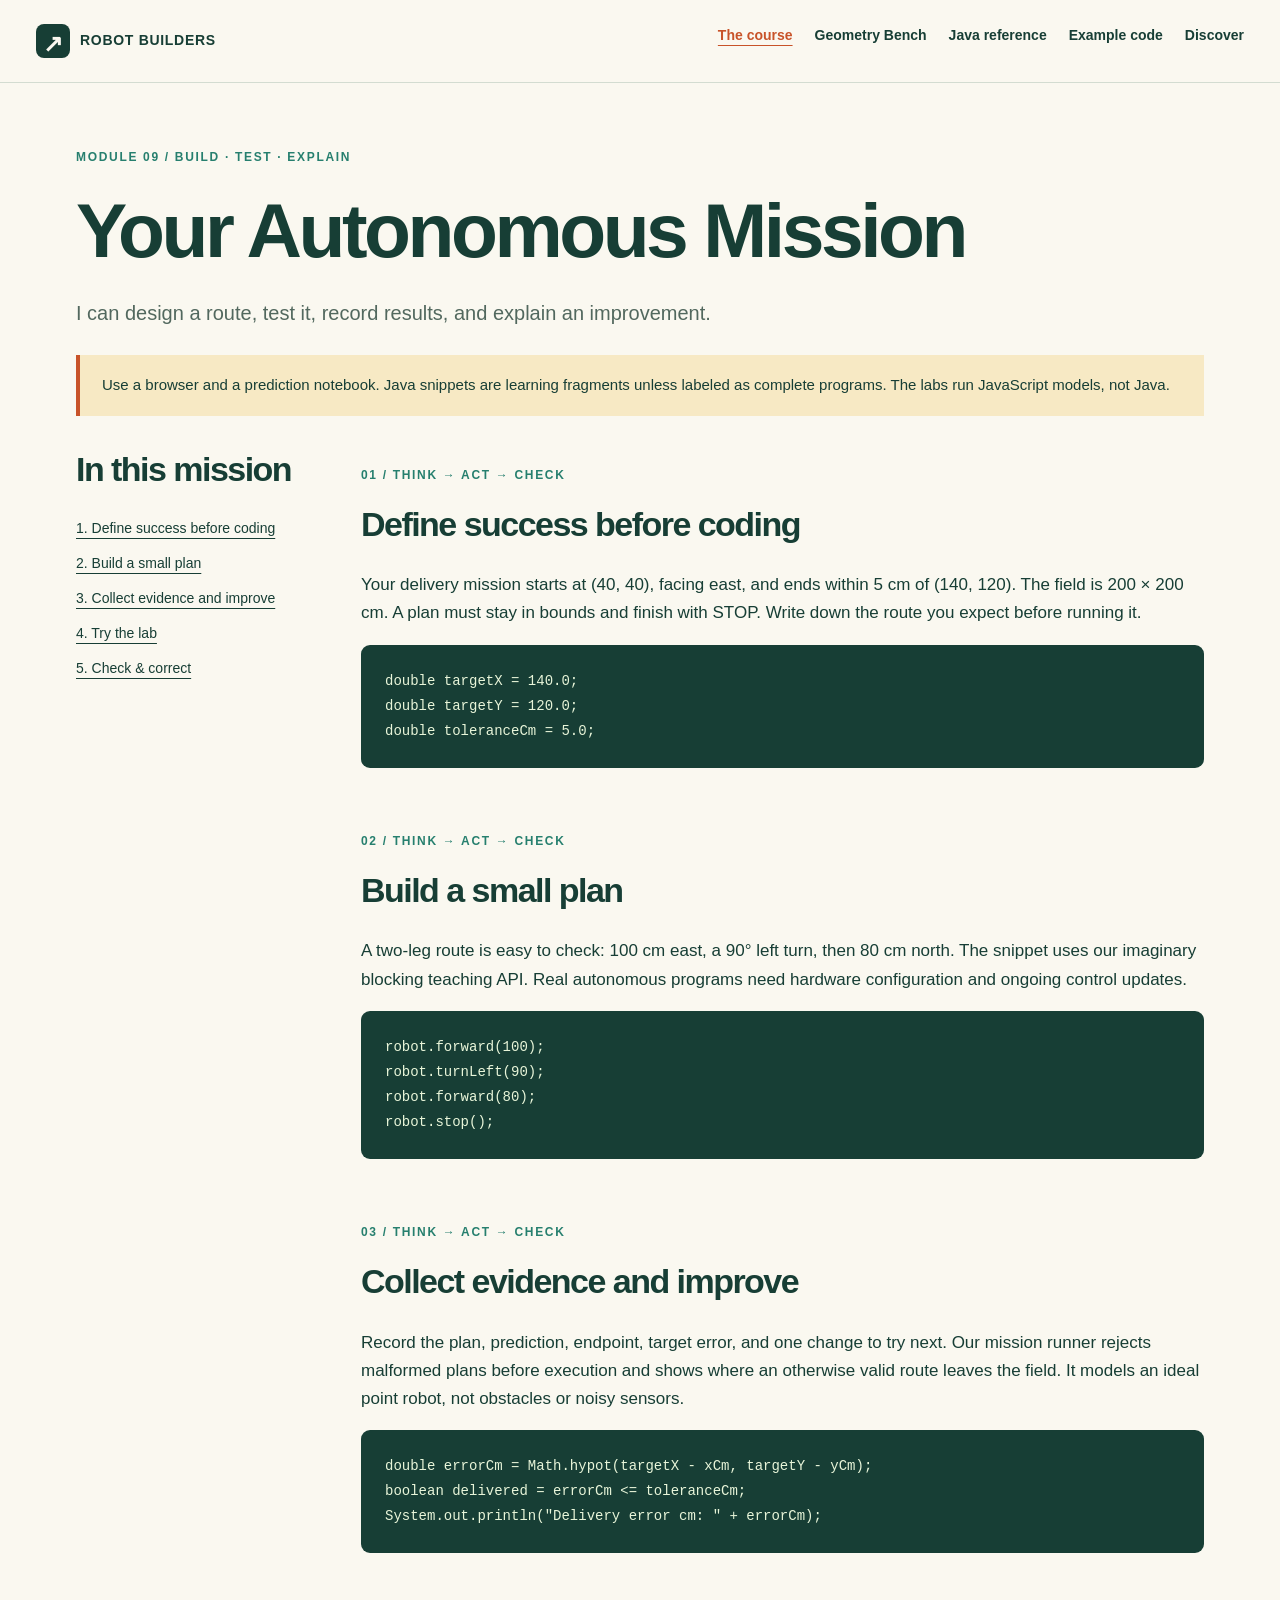
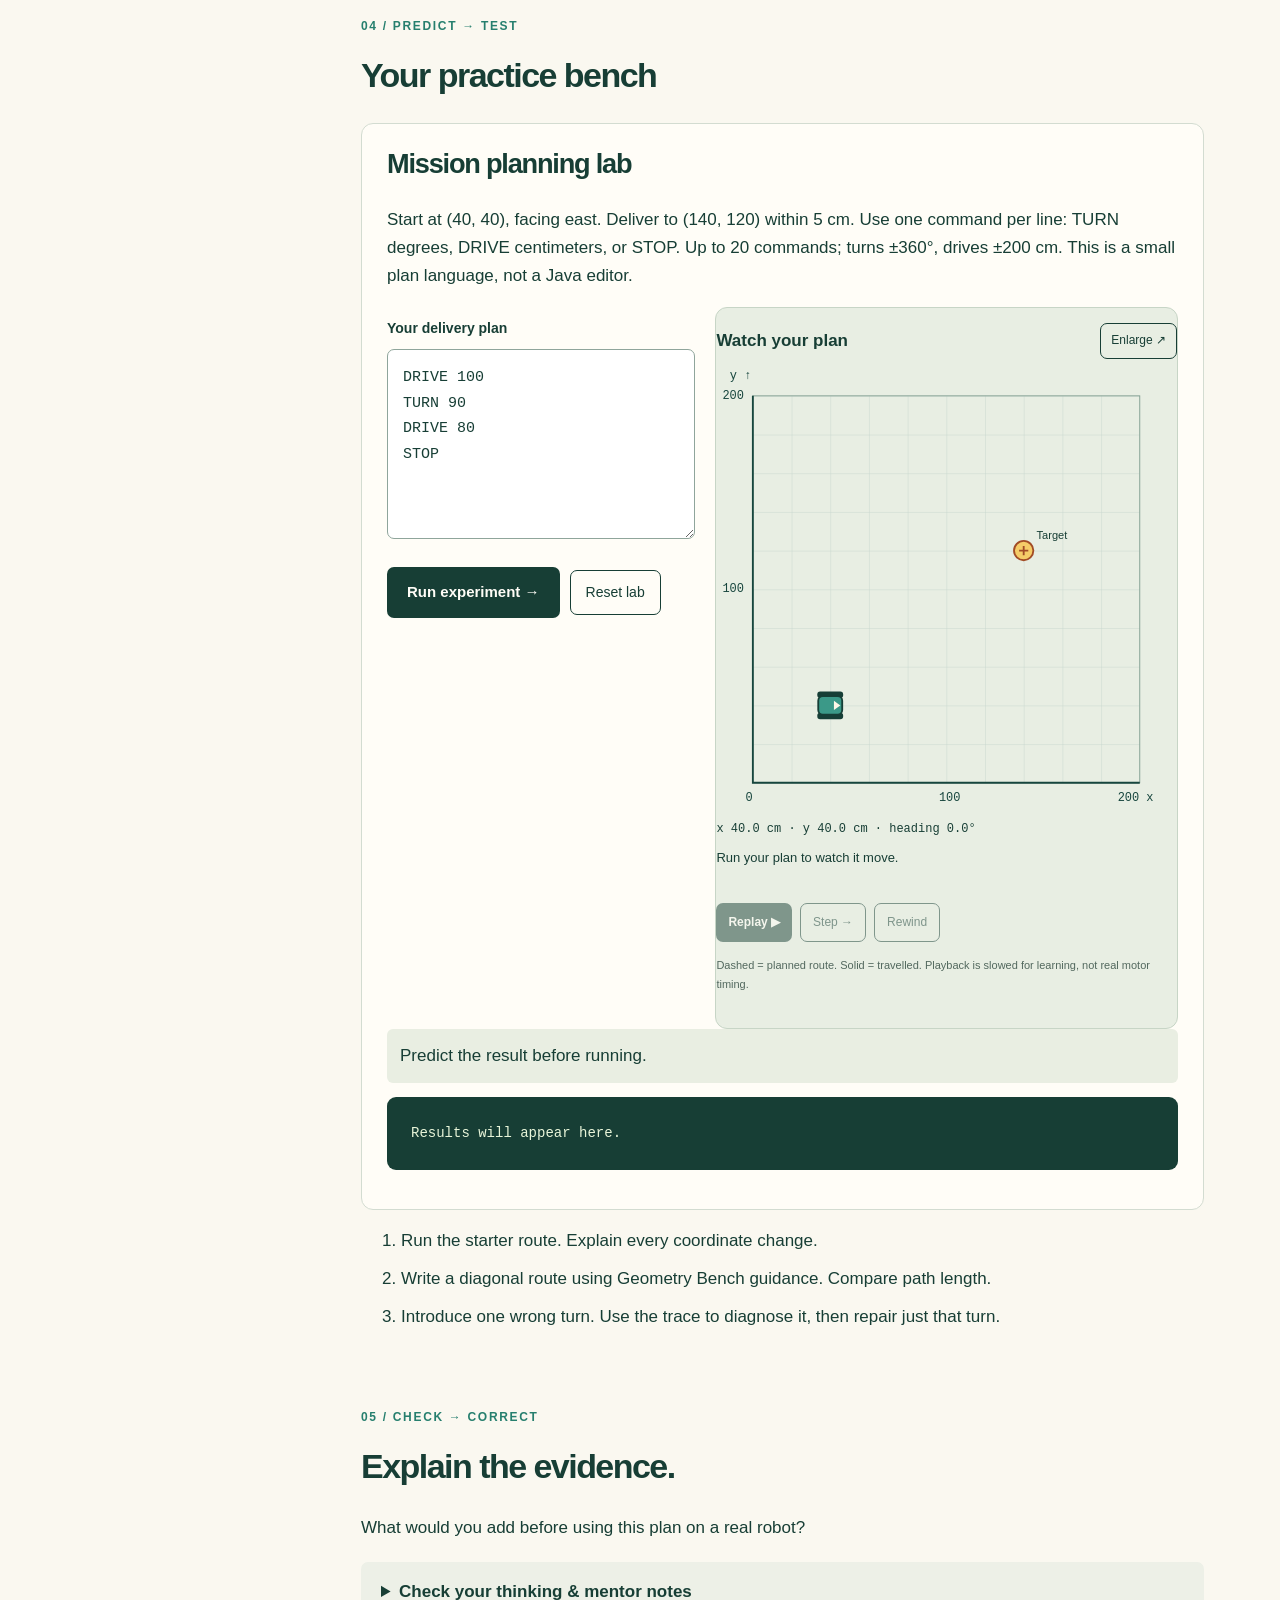
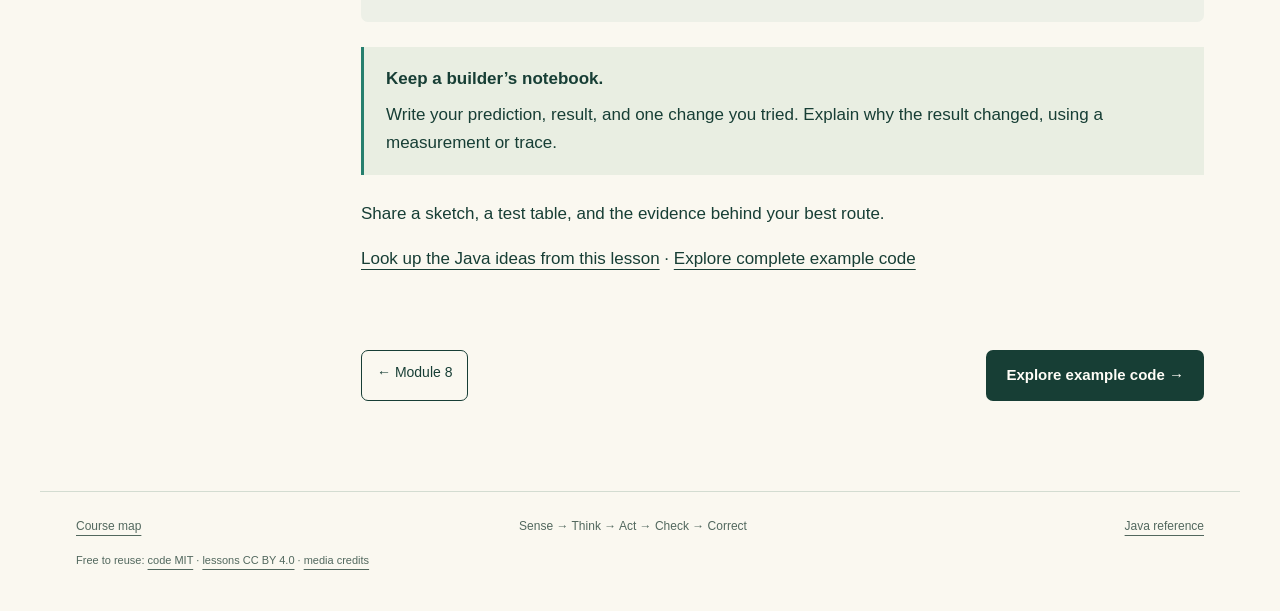
<file: module-9.html>
<!doctype html>
<html lang="en"><head><meta charset="utf-8"><meta name="viewport" content="width=device-width, initial-scale=1"><title>Your Autonomous Mission · Robot Builders</title><link rel="stylesheet" href="assets/styles.css"><script src="assets/geometry.js" defer></script><script src="assets/lab-models.js" defer></script><script src="assets/labs.js" defer></script><script src="assets/mission-player.js" defer></script></head><body><a class="skip" href="#main">Skip to content</a><header class="site-header"><a class="brand" href="index.html"><span class="brand-mark" aria-hidden="true">↗</span> ROBOT BUILDERS</a><nav aria-label="Main navigation"><a href="course.html" aria-current="page">The course</a><a href="geometry-bench.html">Geometry Bench</a><a href="java-reference.html">Java reference</a><a href="examples.html">Example code</a><a href="discover.html">Discover</a></nav></header><main id="main" class="wrap section"><p class="eyebrow">MODULE 09 / BUILD · TEST · EXPLAIN</p><h1>Your Autonomous Mission</h1><p class="lede">I can design a route, test it, record results, and explain an improvement.</p><p class="notice">Use a browser and a prediction notebook. Java snippets are learning fragments unless labeled as complete programs. The labs run JavaScript models, not Java.</p><div class="lesson-layout"><aside class="lesson-nav"><h2>In this mission</h2><nav aria-label="Lesson sections"><a href="#idea-1">1. Define success before coding</a><a href="#idea-2">2. Build a small plan</a><a href="#idea-3">3. Collect evidence and improve</a><a href="#practice">4. Try the lab</a><a href="#review">5. Check & correct</a></nav></aside><div><section id="idea-1"><p class="eyebrow">01 / THINK → ACT → CHECK</p><h2>Define success before coding</h2><p>Your delivery mission starts at (40, 40), facing east, and ends within 5 cm of (140, 120). The field is 200 × 200 cm. A plan must stay in bounds and finish with STOP. Write down the route you expect before running it.</p><pre><code>double targetX = 140.0;
double targetY = 120.0;
double toleranceCm = 5.0;</code></pre></section><section id="idea-2"><p class="eyebrow">02 / THINK → ACT → CHECK</p><h2>Build a small plan</h2><p>A two-leg route is easy to check: 100 cm east, a 90° left turn, then 80 cm north. The snippet uses our imaginary blocking teaching API. Real autonomous programs need hardware configuration and ongoing control updates.</p><pre><code>robot.forward(100);
robot.turnLeft(90);
robot.forward(80);
robot.stop();</code></pre></section><section id="idea-3"><p class="eyebrow">03 / THINK → ACT → CHECK</p><h2>Collect evidence and improve</h2><p>Record the plan, prediction, endpoint, target error, and one change to try next. Our mission runner rejects malformed plans before execution and shows where an otherwise valid route leaves the field. It models an ideal point robot, not obstacles or noisy sensors.</p><pre><code>double errorCm = Math.hypot(targetX - xCm, targetY - yCm);
boolean delivered = errorCm &lt;= toleranceCm;
System.out.println(&quot;Delivery error cm: &quot; + errorCm);</code></pre></section><section id="practice"><p class="eyebrow">04 / PREDICT → TEST</p><h2>Your practice bench</h2><div class="mini-bench" data-lab="9"><h3>Mission planning lab</h3><p>Start at (40, 40), facing east. Deliver to (140, 120) within 5 cm. Use one command per line: TURN degrees, DRIVE centimeters, or STOP. Up to 20 commands; turns ±360°, drives ±200 cm. This is a small plan language, not a Java editor.</p><form class="lab-form"><div class="lab-inputs"><label for="plan">Your delivery plan</label><textarea id="plan" name="plan" rows="6" maxlength="2000" spellcheck="false">DRIVE 100
TURN 90
DRIVE 80
STOP</textarea></div><div class="actions"><button type="submit" class="button">Run experiment →</button><button type="button" class="secondary lab-reset">Reset lab</button></div></form><p class="lab-status feedback" role="status">Predict the result before running.</p><pre class="lab-trace"><code>Results will appear here.</code></pre><noscript><p>Enable JavaScript for this lab. You can still trace the Java examples on paper.</p></noscript></div><ol class="checklist"><li>Run the starter route. Explain every coordinate change.</li><li>Write a diagonal route using Geometry Bench guidance. Compare path length.</li><li>Introduce one wrong turn. Use the trace to diagnose it, then repair just that turn.</li></ol></section><section id="review"><p class="eyebrow">05 / CHECK → CORRECT</p><h2>Explain the evidence.</h2><p>What would you add before using this plan on a real robot?</p><details><summary>Check your thinking & mentor notes</summary><p>A hardware-specific control program, sensor and motor configuration, obstacle checks, timeouts, tested stopping behavior, and supervised trials. The ideal plan proves geometry, not real-world reliability.</p></details><div class="callout"><strong>Keep a builder’s notebook.</strong><p>Write your prediction, result, and one change you tried. Explain why the result changed, using a measurement or trace.</p></div><p>Share a sketch, a test table, and the evidence behind your best route.</p><p><a href="java-reference.html#mission">Look up the Java ideas from this lesson</a> · <a href="examples.html">Explore complete example code</a></p></section><nav class="lesson-pagination" aria-label="Lesson navigation"><a class="secondary" href="module-8.html">← Module 8</a><a class="button" href="examples.html">Explore example code →</a></nav></div></div></main><footer class="wrap footer"><a href="course.html">Course map</a><span>Sense → Think → Act → Check → Correct</span><a href="java-reference.html">Java reference</a><span class="license-note">Free to reuse: <a href="LICENSE">code MIT</a> · <a href="LICENSE-CONTENT.md">lessons CC BY 4.0</a> · <a href="THIRD-PARTY.md">media credits</a></span></footer></body></html>
</file>
<file: assets/styles.css>
:root{--paper:#faf8f0;--ink:#173e35;--teal:#267f6e;--orange:#c85329;--line:#d3dcd1;--muted:#52685e;--white:#fffdf7;--yellow:#f5cc68}*{box-sizing:border-box}html{scroll-behavior:smooth}body{margin:0;background:var(--paper);color:var(--ink);font-family:Arial,Helvetica,sans-serif;font-size:17px;line-height:1.65}a{color:inherit;text-underline-offset:5px}button,input,select{font:inherit}button,a,input,select,summary{-webkit-tap-highlight-color:transparent}a:focus-visible,button:focus-visible,input:focus-visible,select:focus-visible,summary:focus-visible{outline:3px solid var(--orange);outline-offset:5px}h1,h2,h3,p{margin-top:0}h1,h2,h3{line-height:1.1;letter-spacing:-.045em}h1{font-size:clamp(3rem,6vw,5.7rem);margin-bottom:25px}h2{font-size:clamp(1.8rem,3vw,2.7rem)}h3{font-size:1.7rem}.wrap{max-width:1200px;margin:auto;padding-left:36px;padding-right:36px}.site-header{max-width:1280px;margin:auto;padding:24px 36px;display:flex;justify-content:space-between;align-items:center;gap:24px;border-bottom:1px solid var(--line)}.brand{display:flex;align-items:center;gap:10px;font-weight:800;font-size:14px;letter-spacing:.05em;text-decoration:none;white-space:nowrap}.brand-mark{display:grid;place-items:center;width:34px;height:34px;background:var(--ink);color:var(--paper);border-radius:8px;font-size:24px}.site-header nav{display:flex;gap:26px;font-size:14px;font-weight:700}.site-header nav a{text-decoration:none}.site-header nav a:hover,.site-header nav a[aria-current]{color:var(--orange);text-decoration:underline}.hero{display:grid;grid-template-columns:1.1fr 1fr;align-items:center;gap:55px;padding-top:68px;padding-bottom:65px}.eyebrow{font-size:12px;letter-spacing:.14em;font-weight:800;margin-bottom:20px;color:var(--teal)}.accent{color:var(--orange)}.hero-copy{max-width:470px;font-size:19px;color:var(--muted)}.actions{display:flex;gap:24px;align-items:center;flex-wrap:wrap;margin:28px 0 18px}.button{display:inline-flex;align-items:center;justify-content:center;gap:24px;border:0;background:var(--ink);color:#fffdf7;border-radius:7px;padding:13px 20px;text-decoration:none;font-size:15px;font-weight:700;cursor:pointer}.button:hover{background:var(--teal)}.text-link{font-size:15px;font-weight:700}.small{font-size:13px;color:var(--muted)}.hero-art{background:#e6eee4;border:1px solid #ccd9ce;border-radius:18px;transform:rotate(2deg);padding:22px 20px 15px;box-shadow:12px 14px 0 #eae9dc}.hero-art svg{width:100%;display:block}.art-label,.art-footer{font-family:monospace;font-size:11px;letter-spacing:.04em}.art-footer{display:flex;justify-content:space-between;border-top:1px solid #c5d4c8;padding-top:12px;gap:10px}.status-dot{display:inline-block;width:7px;height:7px;background:var(--teal);border-radius:50%;margin-right:5px}.loop-band{background:var(--ink);color:var(--paper)}.loop{display:flex;align-items:center;justify-content:space-between;gap:28px;padding-top:24px;padding-bottom:24px}.loop p{font-size:11px;font-weight:bold;letter-spacing:.13em;margin:0;color:#b7d4bd}.loop ol{list-style:none;display:flex;gap:25px;margin:0;padding:0;font-size:19px;font-weight:700}.loop li+li:before{content:'→';margin-right:25px;color:var(--yellow)}.section{padding-top:65px;padding-bottom:65px}.section-heading{display:flex;justify-content:space-between;gap:35px;align-items:center;margin-bottom:28px}.section-heading>p{max-width:300px;color:var(--muted)}.section-heading h2{margin-bottom:0}.cards{display:grid;grid-template-columns:repeat(3,1fr);gap:20px}.card{background:var(--white);border:1px solid var(--line);border-radius:12px;padding:28px;text-decoration:none;display:flex;flex-direction:column;transition:transform .15s,border-color .15s}.card:hover{transform:translateY(-4px);border-color:var(--teal)}.card-number{font-family:monospace;font-size:11px;letter-spacing:.08em;color:var(--teal);margin-bottom:34px}.card p{font-size:15px;color:var(--muted)}.card-link{font-size:14px;font-weight:bold;margin-top:auto}.mentor{padding:32px;border-radius:12px;background:#e9eee2;display:grid;grid-template-columns:1fr 1.4fr;gap:40px;margin-bottom:45px}.mentor h2{margin-bottom:0}.mentor p:last-child{margin-bottom:0}.mentor p,.mentor li{font-size:15px}.footer{border-top:1px solid var(--line);display:flex;justify-content:space-between;flex-wrap:wrap;gap:15px;padding-top:25px;padding-bottom:30px;font-size:12px;color:var(--muted)}.skip{position:absolute;left:15px;top:-100px;background:var(--ink);color:white;padding:10px;z-index:10}.skip:focus{top:10px}.lede{max-width:740px;font-size:20px;color:var(--muted)}.notice{background:#f7e9c4;border-left:4px solid var(--orange);padding:18px 22px;font-size:15px;margin:25px 0 35px}.badge{font-size:10px;letter-spacing:.08em;font-weight:bold;background:#d8eadb;color:#194c3d;padding:6px 10px;border-radius:5px;white-space:nowrap}.badge.muted{background:#e7e7df;color:#56645b}.course-list article{display:flex;gap:32px;padding:32px 0;border-top:1px solid var(--line)}.course-list h2{font-size:28px;margin:15px 0}.course-list p{max-width:780px;margin-bottom:12px}.course-index{font-family:monospace;font-size:25px;color:var(--teal)}.outcome{font-weight:bold;font-size:15px}.lesson-layout{display:grid;grid-template-columns:220px 1fr;gap:65px}.lesson-nav{align-self:start;position:sticky;top:25px}.lesson-nav h2{font-size:18px}.lesson-nav nav{display:flex;flex-direction:column;gap:12px;font-size:14px}.lesson-layout section{padding:15px 0 35px;scroll-margin-top:20px}.lesson-layout h2{font-size:34px}pre{background:var(--ink);color:#e8f5d9;padding:24px;border-radius:9px;overflow-x:auto;font-size:14px;line-height:1.8}code{font-family:Consolas,'Courier New',monospace}p code,li code{background:#e6ebdf;padding:2px 5px;border-radius:3px}.callout{border-left:3px solid var(--teal);padding:18px 22px;background:#e9eee2;margin:25px 0}.callout p{margin:8px 0 0}.mini-bench,.control-card{padding:25px;border:1px solid var(--line);border-radius:12px;background:var(--white)}label{display:block;font-size:14px;font-weight:bold;margin-bottom:8px}input,select{width:100%;padding:11px 10px;border:1px solid #8fa59b;border-radius:6px;background:white;color:var(--ink);min-width:0;font-size:15px}summary{cursor:pointer;font-weight:bold}details{background:#edf0e7;padding:16px 20px;border-radius:7px;margin:20px 0}details p{margin:15px 0 0}.checklist li{padding-bottom:10px}.bench-layout{display:grid;grid-template-columns:1.45fr 1fr;gap:24px;align-items:start}.field-panel{background:#e8eee3;border:1px solid #c7d5c6;border-radius:12px;padding:20px}.field-top{display:flex;justify-content:space-between;gap:15px;font-size:11px;font-weight:bold}.legend-robot{color:var(--teal)}.legend-target{color:#a24c26;margin-left:10px}#field{width:100%;display:block;max-height:550px}.telemetry{display:grid;grid-template-columns:repeat(4,1fr);border-top:1px solid #c7d5c6;padding-top:16px;gap:12px}.telemetry span{display:block;font-size:11px}.telemetry strong{font-size:18px;white-space:nowrap}.controls{display:grid;gap:20px}.control-card .eyebrow{margin-bottom:16px}.control-card h2{font-size:26px}.control-card p{font-size:15px}.control-card p.small{font-size:13px}.input-row{display:flex;gap:10px;margin-bottom:20px}.input-row .button{min-width:86px}.secondary{border:1px solid var(--ink);background:transparent;color:var(--ink);font-size:14px;padding:10px 15px;border-radius:7px;cursor:pointer}.secondary:hover{background:#e6eee4}.feedback{background:#e9eee2;padding:13px;border-radius:6px;margin-bottom:0}.bench-bottom{display:grid;grid-template-columns:1fr 1fr;gap:24px;margin:24px 0}.command-log{max-height:260px;overflow:auto;min-height:125px}.bench-bottom .control-card{min-width:0}
@media(max-width:900px){.hero{gap:25px}.hero h1{font-size:4rem}.loop{flex-direction:column;align-items:flex-start;gap:12px}.lesson-layout{gap:30px;grid-template-columns:170px 1fr}.bench-layout{grid-template-columns:1fr}.controls{grid-template-columns:1fr 1fr}.telemetry strong{font-size:20px}}
@media(max-width:650px){.wrap{padding-left:22px;padding-right:22px}.site-header{padding:20px 22px;flex-direction:column;align-items:flex-start;gap:18px}.site-header nav{gap:20px;font-size:12px;flex-wrap:wrap}.hero{grid-template-columns:1fr;padding-top:40px;padding-bottom:45px}.hero h1{font-size:3.8rem}.hero-art{max-width:430px;margin:12px 6px 5px}.loop ol{gap:9px;font-size:15px;flex-wrap:wrap}.loop li+li:before{margin-right:9px}.section{padding-top:40px;padding-bottom:40px}.section-heading{display:block}.section-heading .badge{display:inline-block;margin-top:15px}.cards,.mentor,.bench-bottom,.controls{grid-template-columns:1fr}.mentor{gap:20px;padding:24px;margin-bottom:30px}.card-number{margin-bottom:20px}.lesson-layout{grid-template-columns:1fr;gap:25px}.lesson-nav{position:static;border-bottom:1px solid var(--line);padding-bottom:20px}.lesson-nav nav{flex-direction:row;flex-wrap:wrap;gap:12px 20px}.course-list article{gap:20px}.telemetry{grid-template-columns:repeat(2,1fr)}.control-card{padding:20px}.field-panel{padding:12px}.field-top{font-size:9px}h1{font-size:3rem}.footer{flex-direction:column}pre{padding:18px;font-size:13px}}
@media(prefers-reduced-motion:reduce){html{scroll-behavior:auto}.card{transition:none}.card:hover{transform:none}}
[hidden]{display:none!important}.site-header{align-items:flex-start}.site-header nav{justify-content:flex-end;max-width:740px;gap:14px 22px}.lesson-pagination{display:flex;justify-content:space-between;gap:20px;flex-wrap:wrap;margin:25px 0}.lesson-pagination .secondary{text-decoration:none}.lab-inputs{display:grid;gap:9px}.lab-inputs label{margin:10px 0 0}.lab-trace{max-height:420px;overflow:auto}.lab-form textarea{width:100%;resize:vertical;min-height:150px;font:15px/1.7 Consolas,monospace;padding:15px;border:1px solid #8fa59b;border-radius:7px;background:white;color:var(--ink)}.motion-plot{display:block;width:100%;margin-top:20px;border-radius:9px;background:#e9eee2;max-height:300px}.search-controls{display:grid;grid-template-columns:2fr 1fr auto;gap:18px;align-items:end;padding:24px;background:#e9eee2;border-radius:12px;margin-top:28px}.search-controls .secondary{min-height:46px}.reference-jumps{display:flex;gap:12px 22px;flex-wrap:wrap;font-size:14px;margin:25px 0}.reference-grid{display:grid;grid-template-columns:repeat(2,minmax(0,1fr));gap:22px;margin-bottom:35px}.reference-card,.example-card{padding:26px;background:var(--white);border:1px solid var(--line);border-radius:12px;min-width:0;scroll-margin-top:20px}.reference-card h2,.example-card h2{font-size:27px;overflow-wrap:anywhere}.reference-card p{font-size:15px}.reference-card p.small{font-size:12px}.reference-card pre{font-size:12px;padding:17px}.gotcha{border-left:3px solid var(--orange);padding-left:14px}.example-grid{display:grid;gap:25px;margin-bottom:30px}.example-card pre{max-height:600px}.reference-grid code,.example-grid code{tab-size:4}.example-card details pre{max-height:300px}.search-controls input{width:100%}@media(max-width:900px){.site-header{flex-direction:column;gap:15px}.site-header nav{justify-content:flex-start}.reference-grid{grid-template-columns:1fr}}@media(max-width:650px){.search-controls{grid-template-columns:1fr;padding:20px}.reference-card,.example-card{padding:20px}.reference-card h2,.example-card h2{font-size:25px}.site-header nav{gap:12px 18px}.lesson-pagination{justify-content:flex-start}.mini-bench{padding:20px}}
.discover-section{padding-top:35px;padding-bottom:25px;scroll-margin-top:20px}.video-grid{display:grid;grid-template-columns:repeat(3,minmax(0,1fr));gap:20px}.resource-card{margin:0;background:var(--white);border:1px solid var(--line);border-radius:12px;overflow:hidden;min-width:0}.resource-body{padding:24px}.resource-body h3{font-size:25px;margin:18px 0}.resource-body p{font-size:15px}.resource-body p.small{font-size:12px}.video-frame{aspect-ratio:16/9;background:var(--ink)}.video-frame iframe{display:block;width:100%;height:100%;border:0}.photo-grid,.comparison-grid{display:grid;grid-template-columns:repeat(2,minmax(0,1fr));gap:24px;margin:25px 0}.photo-grid img{display:block;width:100%;height:auto}.comparison-grid .control-card{min-width:0}.comparison-grid pre{font-size:13px;padding:18px}.reference-table{overflow-x:auto;margin:25px 0}table{width:100%;border-collapse:collapse;font-size:14px;text-align:left}caption{text-align:left;font-weight:bold;margin-bottom:12px}th,td{padding:14px;border-bottom:1px solid var(--line);vertical-align:top}thead{background:#e9eee2}.actions .secondary{text-decoration:none}.site-header nav{flex-wrap:wrap}.discover-section .mentor{margin-bottom:0}@media(max-width:900px){.video-grid{grid-template-columns:1fr}.resource-body h3{margin-top:15px}}@media(max-width:650px){.photo-grid,.comparison-grid{grid-template-columns:1fr}.resource-body{padding:20px}.site-header nav{gap:14px}th,td{padding:10px;min-width:120px}}

.lesson-layout>div{min-width:0}.lesson-layout section,.mini-bench{min-width:0}
.footer .license-note{flex-basis:100%;font-size:11px}
.mission-lab-layout{display:grid;grid-template-columns:minmax(0,.8fr) minmax(0,1.2fr);gap:20px;align-items:start}.mission-player{min-width:0;background:#e8eee3;border:1px solid #c7d5c6;border-radius:12px;padding:14px}.player-heading{display:flex;justify-content:space-between;align-items:center;gap:12px}.player-heading h4{margin:0;font-size:17px}.player-heading .secondary{padding:7px 10px;font-size:12px}.mission-field{width:100%;display:block}.player-pose{font:12px/1.6 Consolas,monospace;margin:0 0 8px}.player-caption{font-size:13px!important;min-height:44px;margin-bottom:12px}.player-controls{display:flex;flex-wrap:wrap;gap:8px}.player-controls button{font-size:12px;padding:9px 12px}.player-controls button:disabled{opacity:.5;cursor:default}.mission-player .small{font-size:11px!important;margin:14px 0 0}.mission-dialog{width:min(90vw,760px);max-height:92vh;padding:20px;border:1px solid #809e91;border-radius:14px;background:var(--paper);color:var(--ink);overflow:auto}.mission-dialog::backdrop{background:#173e35aa}.mission-dialog>.secondary{margin-bottom:14px}.mission-dialog .mission-field{max-height:60vh}.mission-dialog .mission-player{border:0}.mission-lab-layout form{min-width:0}.mission-lab-layout .actions{gap:10px}.mission-lab-layout .lab-inputs textarea{min-height:190px}@media(max-width:1000px){.mission-lab-layout{grid-template-columns:1fr}}@media(max-width:650px){.mission-dialog{width:95vw;padding:12px}.mission-player{padding:10px}}
</file>
